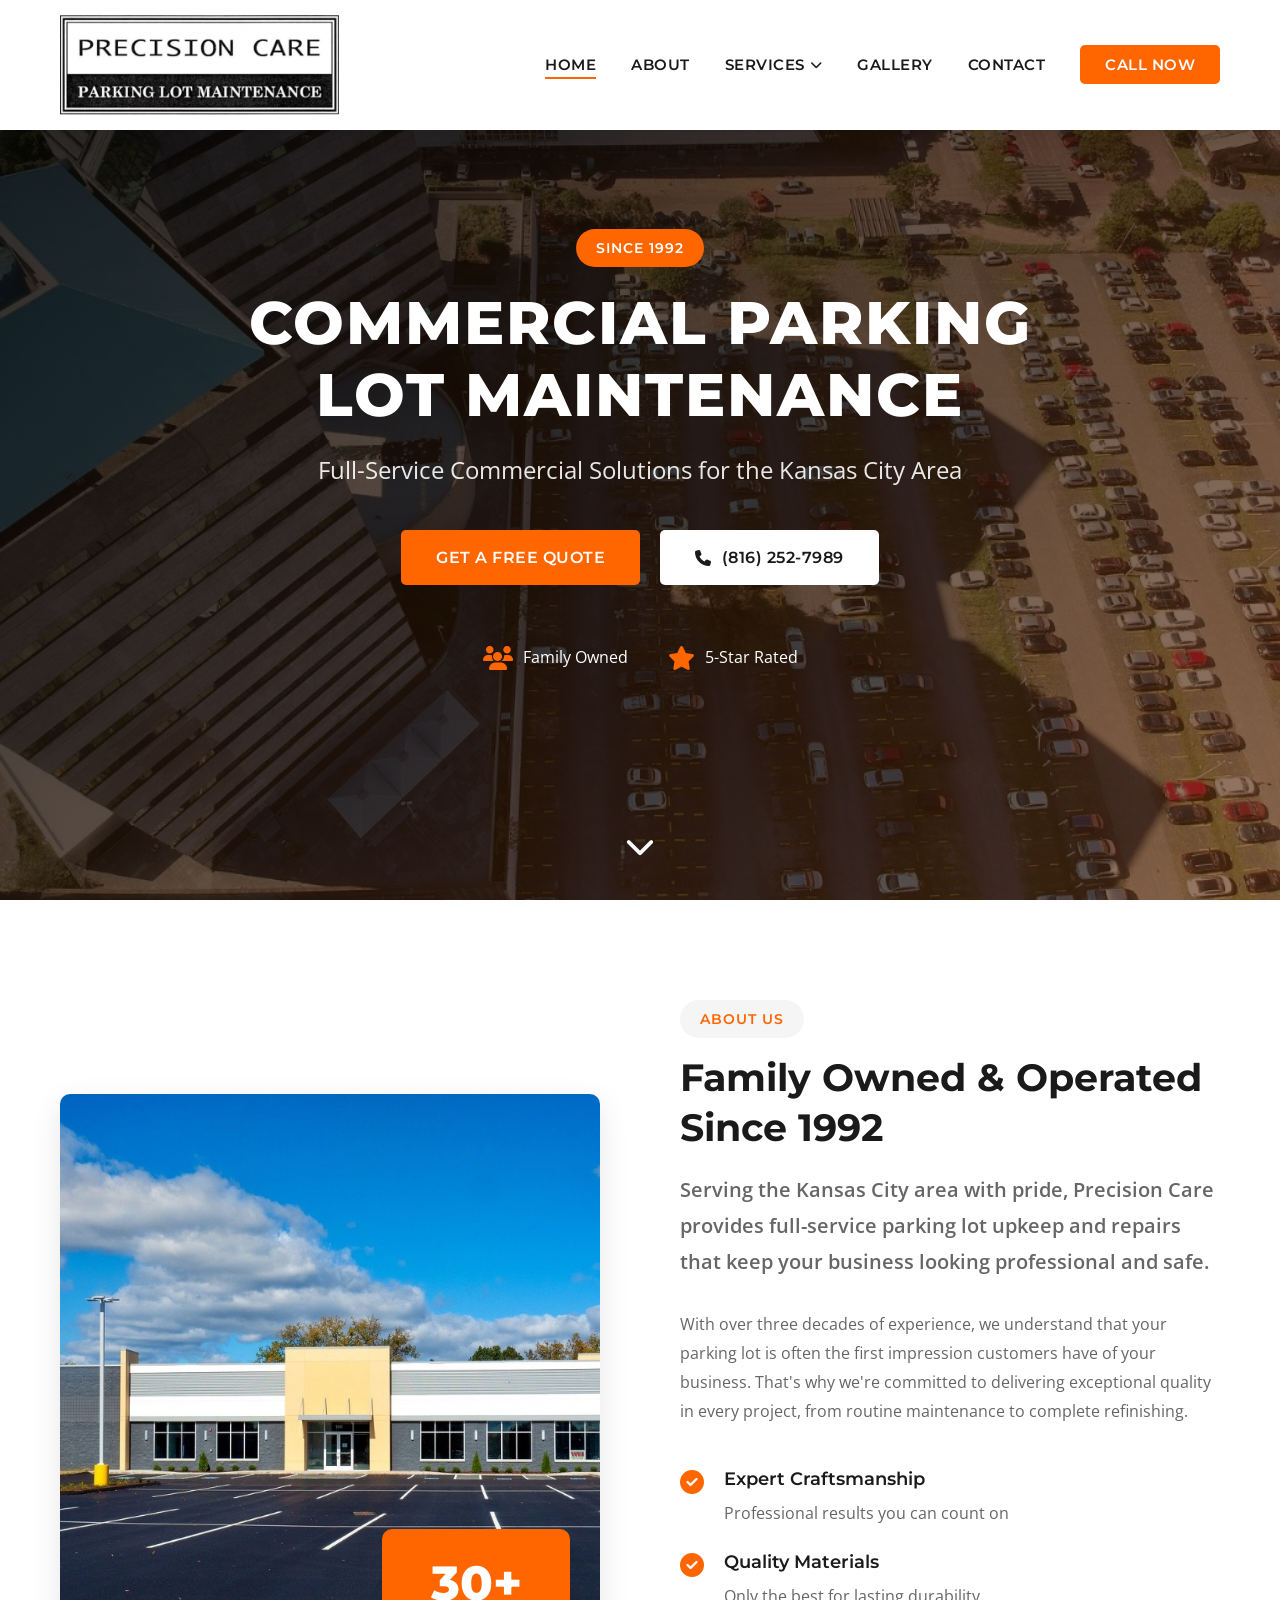
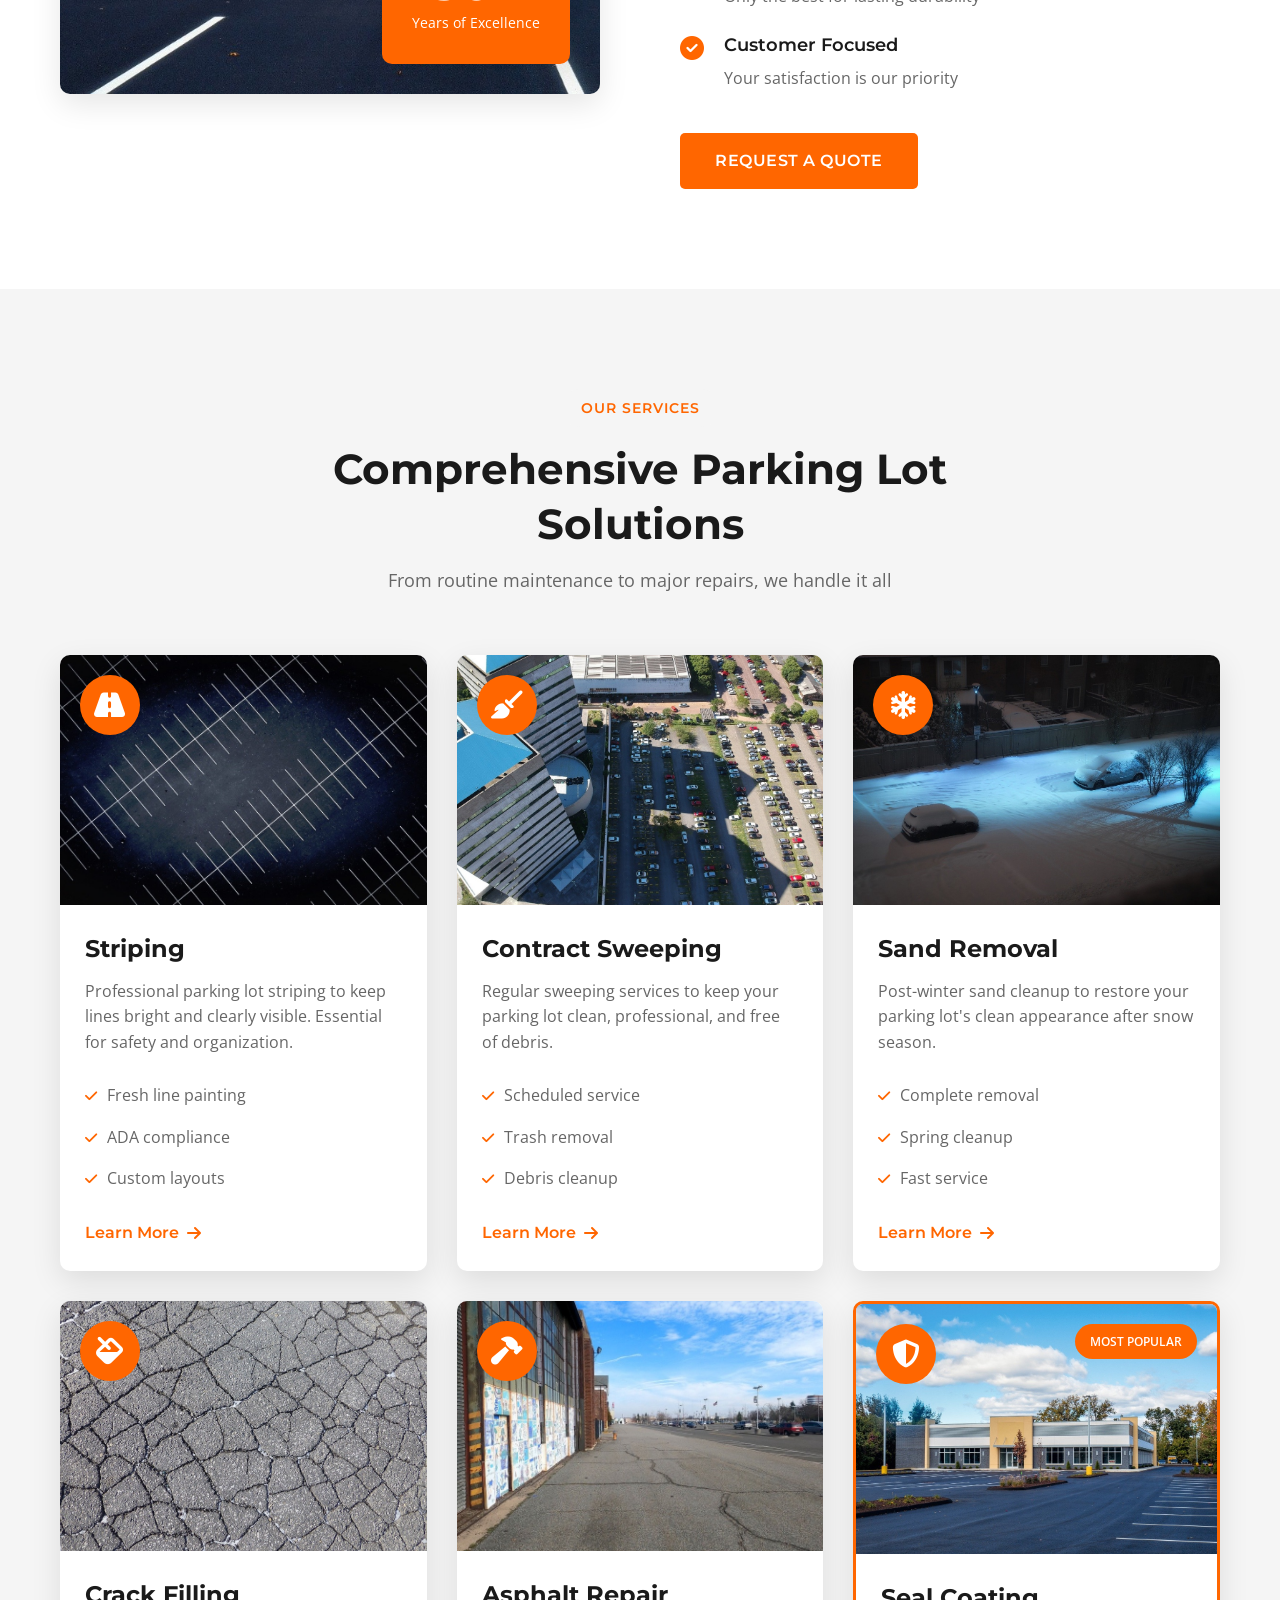
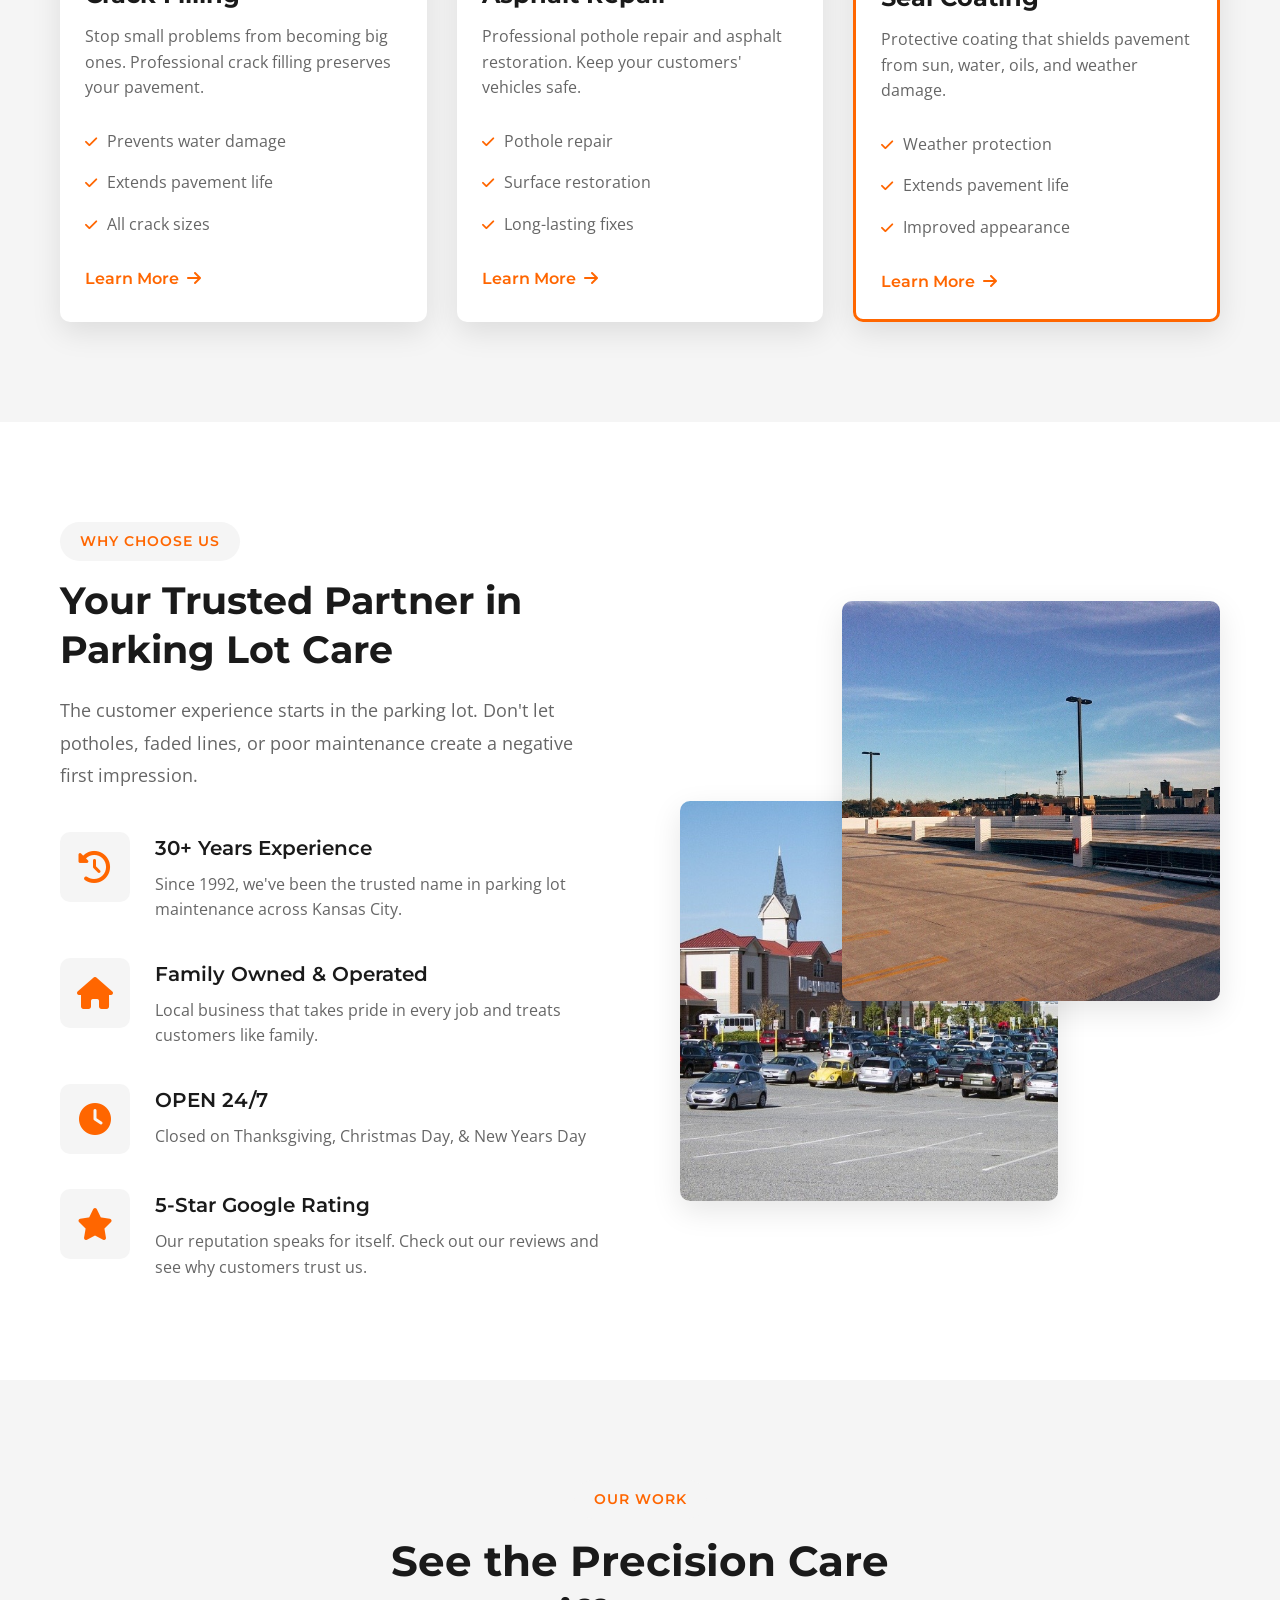
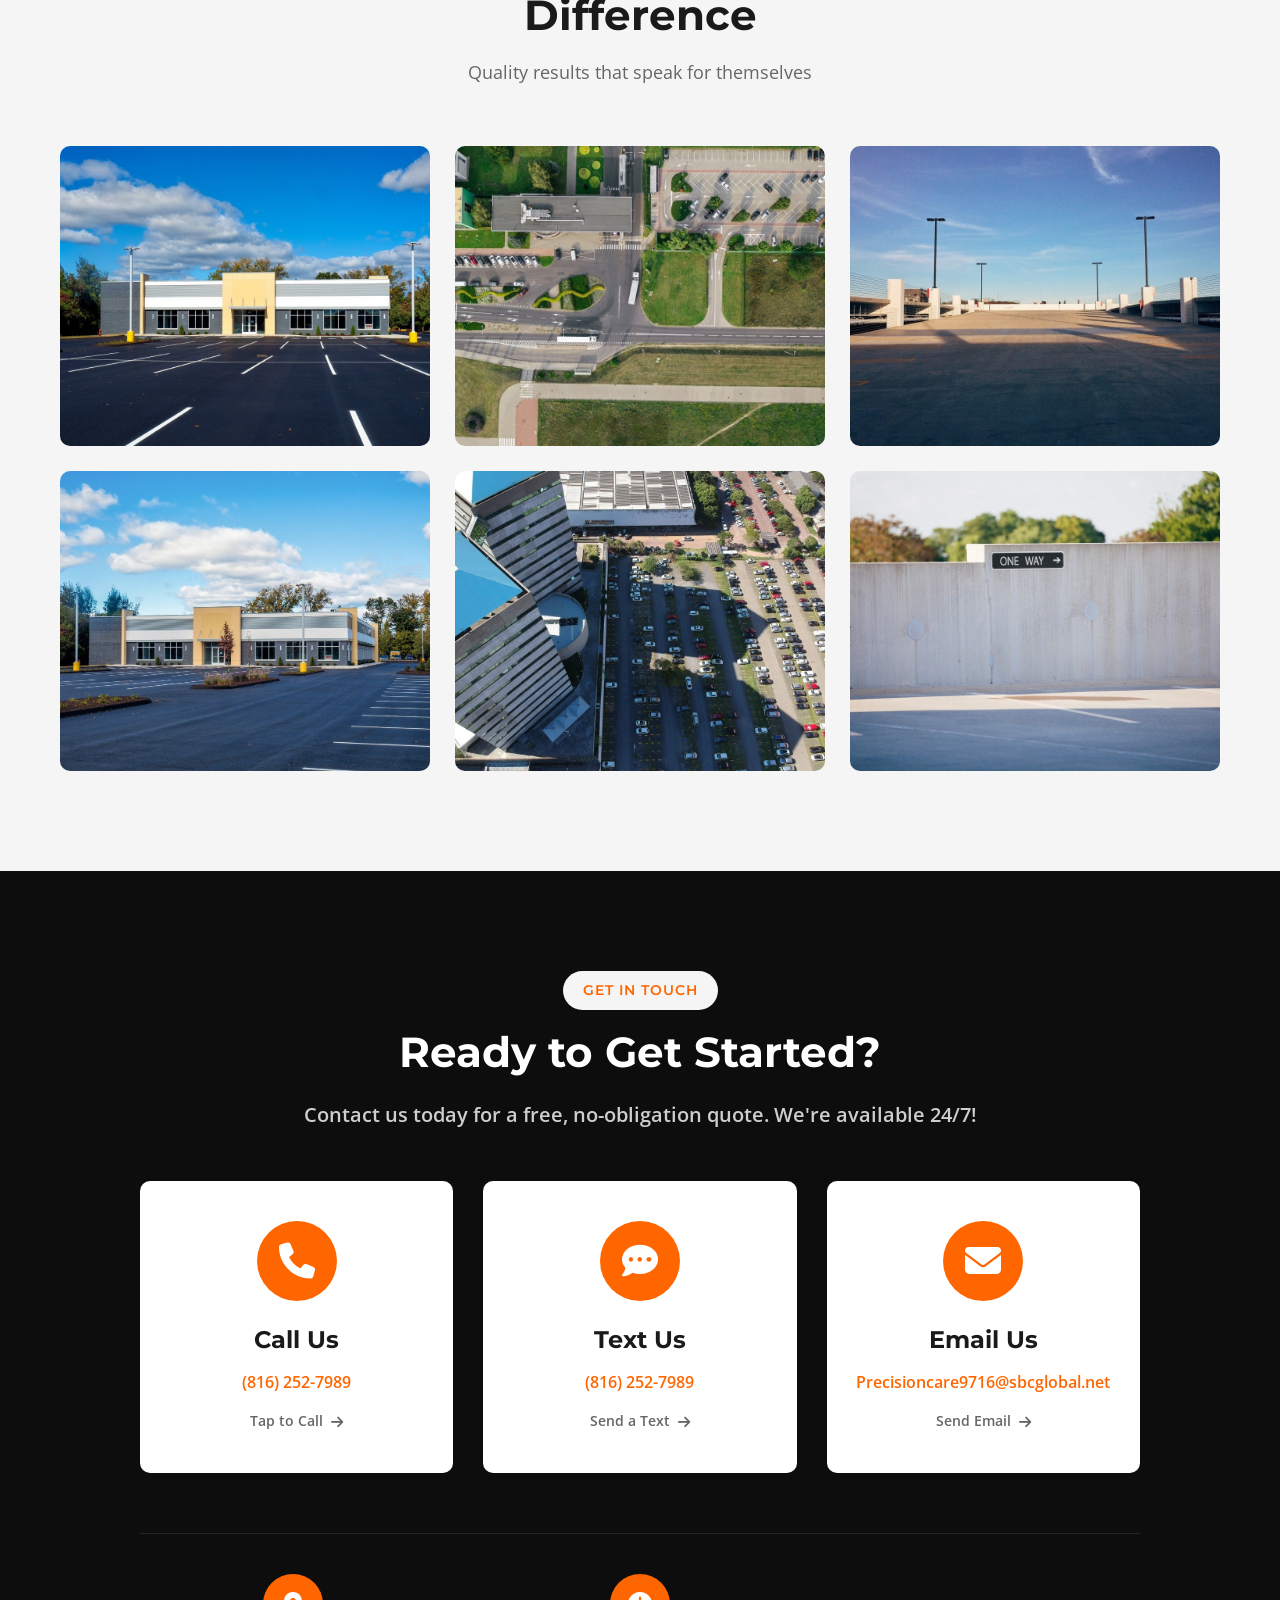
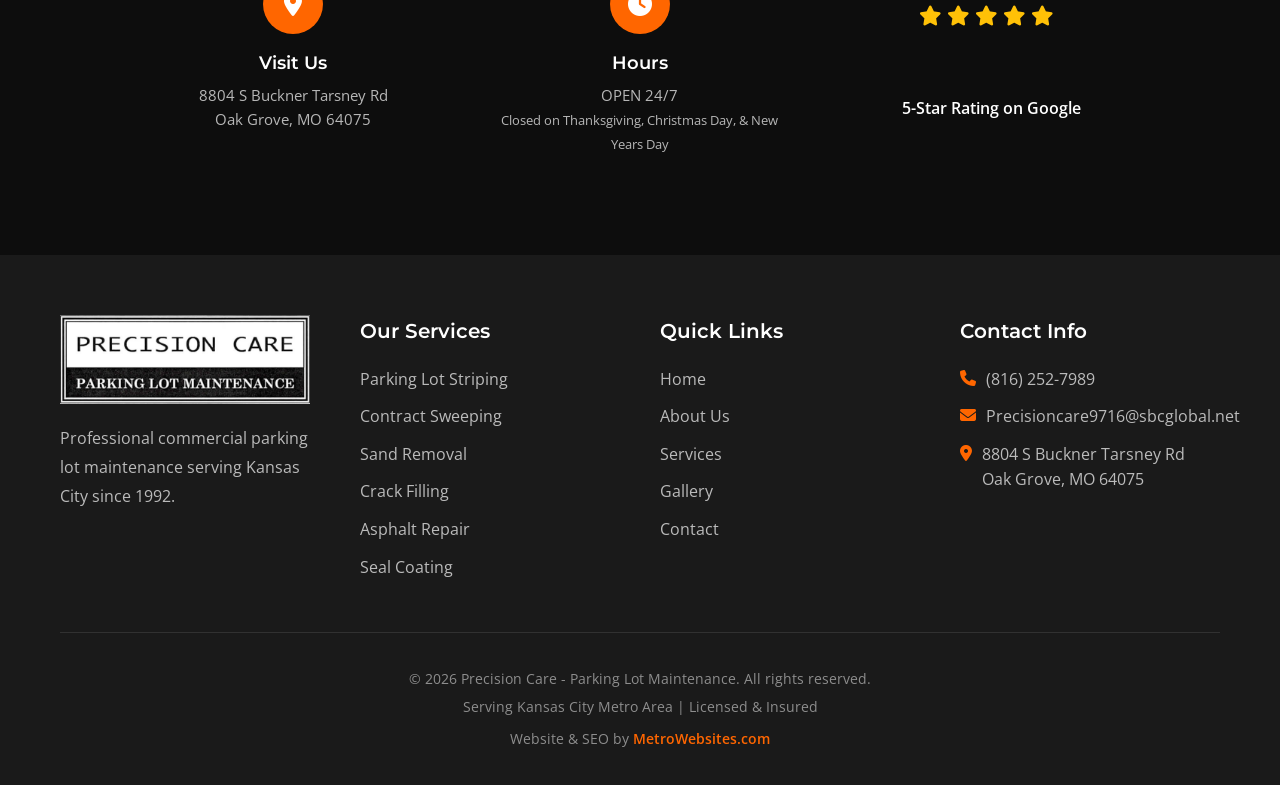
<file: index.html>
<!DOCTYPE html>
<html lang="en">
<head>
    <meta charset="UTF-8">
    <meta name="viewport" content="width=device-width, initial-scale=1.0">
    <meta name="description" content="Precision Care - Professional Commercial Parking Lot Maintenance serving Kansas City since 1992. Full service parking lot upkeep, repairs, striping, seal coating, and more.">
    <meta name="keywords" content="parking lot maintenance, asphalt repair, seal coating, striping, Kansas City, commercial parking">
    <title>Precision Care | Commercial Parking Lot Maintenance KC</title>
    <link rel="icon" type="image/png" href="images/icon-circle.png">
    <link rel="stylesheet" href="css/styles.css">
    <link rel="preconnect" href="https://fonts.googleapis.com">
    <link rel="preconnect" href="https://fonts.gstatic.com" crossorigin>
    <link href="https://fonts.googleapis.com/css2?family=Montserrat:wght@400;600;700;800&family=Open+Sans:wght@400;600&display=swap" rel="stylesheet">
    <link rel="stylesheet" href="https://cdnjs.cloudflare.com/ajax/libs/font-awesome/6.4.0/css/all.min.css">
</head>
<body>
    <!-- Navigation -->
    <nav class="navbar" id="navbar">
        <div class="container nav-container">
            <div class="logo">
                <img src="images/logo-full.png" alt="Precision Care Logo">
            </div>
            <button class="mobile-menu-toggle" id="mobileMenuToggle">
                <span></span>
                <span></span>
                <span></span>
            </button>
            <ul class="nav-links" id="navLinks">
                <li><a href="#home" class="nav-link active">Home</a></li>
                <li><a href="#about" class="nav-link">About</a></li>
                <li class="dropdown">
                    <a href="#" class="nav-link dropdown-toggle">Services <i class="fas fa-chevron-down"></i></a>
                    <ul class="dropdown-menu">
                        <li><a href="services/striping.html">Parking Lot Striping</a></li>
                        <li><a href="services/sweeping.html">Contract Sweeping</a></li>
                        <li><a href="services/sand-removal.html">Sand Removal</a></li>
                        <li><a href="services/crack-filling.html">Crack Filling</a></li>
                        <li><a href="services/asphalt-repair.html">Asphalt Repair</a></li>
                        <li><a href="services/seal-coating.html">Seal Coating</a></li>
                    </ul>
                </li>
                <li><a href="#gallery" class="nav-link">Gallery</a></li>
                <li><a href="#contact" class="nav-link">Contact</a></li>
                <li><a href="tel:8162527989" class="nav-link cta-btn">Call Now</a></li>
            </ul>
        </div>
    </nav>

    <!-- Hero Section -->
    <section class="hero" id="home">
        <div class="hero-overlay"></div>
        <div class="hero-content">
            <div class="hero-badge">Since 1992</div>
            <h1 class="hero-title">Commercial Parking Lot Maintenance</h1>
            <p class="hero-subtitle">Full-Service Commercial Solutions for the Kansas City Area</p>
            <div class="hero-buttons">
                <a href="#contact" class="btn btn-primary">Get A Free Quote</a>
                <a href="tel:8162527989" class="btn btn-secondary"><i class="fas fa-phone"></i> (816) 252-7989</a>
            </div>
            <div class="hero-features">
                <div class="feature-item">
                    <i class="fas fa-users"></i>
                    <span>Family Owned</span>
                </div>
                <div class="feature-item">
                    <i class="fas fa-star"></i>
                    <span>5-Star Rated</span>
                </div>
            </div>
        </div>
        <div class="scroll-indicator">
            <i class="fas fa-chevron-down"></i>
        </div>
    </section>

    <!-- About Section -->
    <section class="about" id="about">
        <div class="container">
            <div class="about-content">
                <div class="about-image">
                    <img src="images/commercial-building.jpg" alt="Commercial Parking Lot">
                    <div class="about-badge">
                        <span class="badge-number">30+</span>
                        <span class="badge-text">Years of Excellence</span>
                    </div>
                </div>
                <div class="about-text">
                    <div class="section-label">About Us</div>
                    <h2>Family Owned & Operated Since 1992</h2>
                    <p class="lead">Serving the Kansas City area with pride, Precision Care provides full-service parking lot upkeep and repairs that keep your business looking professional and safe.</p>
                    <p>With over three decades of experience, we understand that your parking lot is often the first impression customers have of your business. That's why we're committed to delivering exceptional quality in every project, from routine maintenance to complete refinishing.</p>
                    
                    <div class="about-features">
                        <div class="about-feature">
                            <i class="fas fa-check-circle"></i>
                            <div>
                                <h4>Expert Craftsmanship</h4>
                                <p>Professional results you can count on</p>
                            </div>
                        </div>
                        <div class="about-feature">
                            <i class="fas fa-check-circle"></i>
                            <div>
                                <h4>Quality Materials</h4>
                                <p>Only the best for lasting durability</p>
                            </div>
                        </div>
                        <div class="about-feature">
                            <i class="fas fa-check-circle"></i>
                            <div>
                                <h4>Customer Focused</h4>
                                <p>Your satisfaction is our priority</p>
                            </div>
                        </div>
                    </div>

                    <a href="#contact" class="btn btn-primary">Request a Quote</a>
                </div>
            </div>
        </div>
    </section>

    <!-- Services Section -->
    <section class="services" id="services">
        <div class="container">
            <div class="section-header">
                <div class="section-label">Our Services</div>
                <h2>Comprehensive Parking Lot Solutions</h2>
                <p>From routine maintenance to major repairs, we handle it all</p>
            </div>

            <div class="services-grid">
                <!-- Striping -->
                <div class="service-card">
                    <div class="service-icon">
                        <i class="fas fa-road"></i>
                    </div>
                    <div class="service-image">
                        <a href="services/striping.html">
                            <img src="images/parking-lines-night.jpg" alt="Parking Lot Striping">
                        </a>
                    </div>
                    <h3>Striping</h3>
                    <p>Professional parking lot striping to keep lines bright and clearly visible. Essential for safety and organization.</p>
                    <ul class="service-features">
                        <li><i class="fas fa-check"></i> Fresh line painting</li>
                        <li><i class="fas fa-check"></i> ADA compliance</li>
                        <li><i class="fas fa-check"></i> Custom layouts</li>
                    </ul>
                    <a href="services/striping.html" class="service-link">Learn More <i class="fas fa-arrow-right"></i></a>
                </div>

                <!-- Contract Sweeping -->
                <div class="service-card">
                    <div class="service-icon">
                        <i class="fas fa-broom"></i>
                    </div>
                    <div class="service-image">
                        <a href="services/sweeping.html">
                            <img src="images/parking-lot-aerial.jpg" alt="Parking Lot Sweeping">
                        </a>
                    </div>
                    <h3>Contract Sweeping</h3>
                    <p>Regular sweeping services to keep your parking lot clean, professional, and free of debris.</p>
                    <ul class="service-features">
                        <li><i class="fas fa-check"></i> Scheduled service</li>
                        <li><i class="fas fa-check"></i> Trash removal</li>
                        <li><i class="fas fa-check"></i> Debris cleanup</li>
                    </ul>
                    <a href="services/sweeping.html" class="service-link">Learn More <i class="fas fa-arrow-right"></i></a>
                </div>

                <!-- Sand Removal -->
                <div class="service-card">
                    <div class="service-icon">
                        <i class="fas fa-snowflake"></i>
                    </div>
                    <div class="service-image">
                        <a href="services/sand-removal.html">
                            <img src="images/parking-lot-snow.jpg" alt="Sand Removal Service">
                        </a>
                    </div>
                    <h3>Sand Removal</h3>
                    <p>Post-winter sand cleanup to restore your parking lot's clean appearance after snow season.</p>
                    <ul class="service-features">
                        <li><i class="fas fa-check"></i> Complete removal</li>
                        <li><i class="fas fa-check"></i> Spring cleanup</li>
                        <li><i class="fas fa-check"></i> Fast service</li>
                    </ul>
                    <a href="services/sand-removal.html" class="service-link">Learn More <i class="fas fa-arrow-right"></i></a>
                </div>

                <!-- Crack Filling -->
                <div class="service-card">
                    <div class="service-icon">
                        <i class="fas fa-fill"></i>
                    </div>
                    <div class="service-image">
                        <a href="services/crack-filling.html">
                            <img src="images/cracked-pavement.jpg" alt="Crack Filling">
                        </a>
                    </div>
                    <h3>Crack Filling</h3>
                    <p>Stop small problems from becoming big ones. Professional crack filling preserves your pavement.</p>
                    <ul class="service-features">
                        <li><i class="fas fa-check"></i> Prevents water damage</li>
                        <li><i class="fas fa-check"></i> Extends pavement life</li>
                        <li><i class="fas fa-check"></i> All crack sizes</li>
                    </ul>
                    <a href="services/crack-filling.html" class="service-link">Learn More <i class="fas fa-arrow-right"></i></a>
                </div>

                <!-- Asphalt Repair -->
                <div class="service-card">
                    <div class="service-icon">
                        <i class="fas fa-hammer"></i>
                    </div>
                    <div class="service-image">
                        <a href="services/asphalt-repair.html">
                            <img src="images/parking-lot-1.jpg" alt="Asphalt Repair">
                        </a>
                    </div>
                    <h3>Asphalt Repair</h3>
                    <p>Professional pothole repair and asphalt restoration. Keep your customers' vehicles safe.</p>
                    <ul class="service-features">
                        <li><i class="fas fa-check"></i> Pothole repair</li>
                        <li><i class="fas fa-check"></i> Surface restoration</li>
                        <li><i class="fas fa-check"></i> Long-lasting fixes</li>
                    </ul>
                    <a href="services/asphalt-repair.html" class="service-link">Learn More <i class="fas fa-arrow-right"></i></a>
                </div>

                <!-- Seal Coating -->
                <div class="service-card featured">
                    <div class="featured-badge">Most Popular</div>
                    <div class="service-icon">
                        <i class="fas fa-shield-alt"></i>
                    </div>
                    <div class="service-image">
                        <a href="services/seal-coating.html">
                            <img src="images/commercial-building-2.jpg" alt="Seal Coating">
                        </a>
                    </div>
                    <h3>Seal Coating</h3>
                    <p>Protective coating that shields pavement from sun, water, oils, and weather damage.</p>
                    <ul class="service-features">
                        <li><i class="fas fa-check"></i> Weather protection</li>
                        <li><i class="fas fa-check"></i> Extends pavement life</li>
                        <li><i class="fas fa-check"></i> Improved appearance</li>
                    </ul>
                    <a href="services/seal-coating.html" class="service-link">Learn More <i class="fas fa-arrow-right"></i></a>
                </div>
            </div>
        </div>
    </section>

    <!-- Why Choose Us -->
    <section class="why-choose">
        <div class="container">
            <div class="why-choose-content">
                <div class="why-choose-text">
                    <div class="section-label">Why Choose Us</div>
                    <h2>Your Trusted Partner in Parking Lot Care</h2>
                    <p>The customer experience starts in the parking lot. Don't let potholes, faded lines, or poor maintenance create a negative first impression.</p>
                    
                    <div class="why-features">
                        <div class="why-feature">
                            <div class="why-icon">
                                <i class="fas fa-history"></i>
                            </div>
                            <div class="why-content">
                                <h4>30+ Years Experience</h4>
                                <p>Since 1992, we've been the trusted name in parking lot maintenance across Kansas City.</p>
                            </div>
                        </div>
                        
                        <div class="why-feature">
                            <div class="why-icon">
                                <i class="fas fa-home"></i>
                            </div>
                            <div class="why-content">
                                <h4>Family Owned & Operated</h4>
                                <p>Local business that takes pride in every job and treats customers like family.</p>
                            </div>
                        </div>
                        
                        <div class="why-feature">
                            <div class="why-icon">
                                <i class="fas fa-clock"></i>
                            </div>
                            <div class="why-content">
                                <h4>OPEN 24/7</h4>
                                <p>Closed on Thanksgiving, Christmas Day, & New Years Day</p>
                            </div>
                        </div>
                        
                        <div class="why-feature">
                            <div class="why-icon">
                                <i class="fas fa-star"></i>
                            </div>
                            <div class="why-content">
                                <h4>5-Star Google Rating</h4>
                                <p>Our reputation speaks for itself. Check out our reviews and see why customers trust us.</p>
                            </div>
                        </div>
                    </div>
                </div>
                
                <div class="why-choose-images">
                    <div class="image-stack">
                        <img src="images/rooftop-parking-2.jpg" alt="Professional Parking Lot" class="stack-img-1">
                        <img src="images/shopping-center.jpg" alt="Commercial Property" class="stack-img-2">
                    </div>
                </div>
            </div>
        </div>
    </section>

    <!-- Gallery Section -->
    <section class="gallery" id="gallery">
        <div class="container">
            <div class="section-header">
                <div class="section-label">Our Work</div>
                <h2>See the Precision Care Difference</h2>
                <p>Quality results that speak for themselves</p>
            </div>

            <div class="gallery-grid">
                <div class="gallery-item">
                    <img src="images/commercial-building.jpg" alt="Commercial parking lot maintenance">
                    <div class="gallery-overlay">
                        <h4>Commercial Striping</h4>
                        <p>Professional line work</p>
                    </div>
                </div>
                <div class="gallery-item">
                    <img src="images/parking-aerial-view.jpg" alt="Aerial view of parking lot">
                    <div class="gallery-overlay">
                        <h4>Large Scale Projects</h4>
                        <p>Complete lot renovation</p>
                    </div>
                </div>
                <div class="gallery-item">
                    <img src="images/rooftop-parking.jpg" alt="Rooftop parking maintenance">
                    <div class="gallery-overlay">
                        <h4>Rooftop Parking</h4>
                        <p>Specialized services</p>
                    </div>
                </div>
                <div class="gallery-item">
                    <img src="images/commercial-building-2.jpg" alt="Fresh asphalt and striping">
                    <div class="gallery-overlay">
                        <h4>Seal Coating</h4>
                        <p>Protection & beauty</p>
                    </div>
                </div>
                <div class="gallery-item">
                    <img src="images/parking-lot-aerial.jpg" alt="Well-maintained parking facility">
                    <div class="gallery-overlay">
                        <h4>Full Maintenance</h4>
                        <p>Complete care packages</p>
                    </div>
                </div>
                <div class="gallery-item">
                    <img src="images/one-way-sign.jpg" alt="Parking lot signage">
                    <div class="gallery-overlay">
                        <h4>Traffic Control</h4>
                        <p>Safety first</p>
                    </div>
                </div>
            </div>
        </div>
    </section>

    <!-- Contact Section -->
    <section class="contact" id="contact">
        <div class="container">
            <div class="contact-wrapper-centered">
                <div class="section-label">Get In Touch</div>
                <h2>Ready to Get Started?</h2>
                <p class="lead">Contact us today for a free, no-obligation quote. We're available 24/7!</p>
                
                <div class="contact-methods">
                    <a href="tel:8162527989" class="contact-method-card">
                        <div class="contact-method-icon">
                            <i class="fas fa-phone"></i>
                        </div>
                        <h3>Call Us</h3>
                        <p class="contact-method-value">(816) 252-7989</p>
                        <span class="contact-method-action">Tap to Call <i class="fas fa-arrow-right"></i></span>
                    </a>
                    
                    <a href="sms:8162527989" class="contact-method-card">
                        <div class="contact-method-icon">
                            <i class="fas fa-comment-dots"></i>
                        </div>
                        <h3>Text Us</h3>
                        <p class="contact-method-value">(816) 252-7989</p>
                        <span class="contact-method-action">Send a Text <i class="fas fa-arrow-right"></i></span>
                    </a>
                    
                    <a href="mailto:Precisioncare9716@sbcglobal.net" class="contact-method-card">
                        <div class="contact-method-icon">
                            <i class="fas fa-envelope"></i>
                        </div>
                        <h3>Email Us</h3>
                        <p class="contact-method-value">Precisioncare9716@sbcglobal.net</p>
                        <span class="contact-method-action">Send Email <i class="fas fa-arrow-right"></i></span>
                    </a>
                </div>
                
                <div class="contact-details-bottom">
                    <div class="contact-detail">
                        <div class="contact-icon">
                            <i class="fas fa-map-marker-alt"></i>
                        </div>
                        <div class="contact-text">
                            <h4>Visit Us</h4>
                            <p>8804 S Buckner Tarsney Rd<br>Oak Grove, MO 64075</p>
                        </div>
                    </div>
                    
                    <div class="contact-detail">
                        <div class="contact-icon">
                            <i class="fas fa-clock"></i>
                        </div>
                        <div class="contact-text">
                            <h4>Hours</h4>
                            <p>OPEN 24/7<br><small>Closed on Thanksgiving, Christmas Day, & New Years Day</small></p>
                        </div>
                    </div>
                    
                    <div class="google-rating">
                        <i class="fas fa-star"></i>
                        <i class="fas fa-star"></i>
                        <i class="fas fa-star"></i>
                        <i class="fas fa-star"></i>
                        <i class="fas fa-star"></i>
                        <p>5-Star Rating on Google</p>
                    </div>
                </div>
            </div>
        </div>
    </section>

    <!-- Footer -->
    <footer class="footer">
        <div class="container">
            <div class="footer-content">
                <div class="footer-col">
                    <img src="images/logo-full.png" alt="Precision Care" class="footer-logo">
                    <p>Professional commercial parking lot maintenance serving Kansas City since 1992.</p>
                </div>
                
                <div class="footer-col">
                    <h4>Our Services</h4>
                    <ul>
                        <li><a href="#services">Parking Lot Striping</a></li>
                        <li><a href="#services">Contract Sweeping</a></li>
                        <li><a href="#services">Sand Removal</a></li>
                        <li><a href="#services">Crack Filling</a></li>
                        <li><a href="#services">Asphalt Repair</a></li>
                        <li><a href="#services">Seal Coating</a></li>
                    </ul>
                </div>
                
                <div class="footer-col">
                    <h4>Quick Links</h4>
                    <ul>
                        <li><a href="#home">Home</a></li>
                        <li><a href="#about">About Us</a></li>
                        <li><a href="#services">Services</a></li>
                        <li><a href="#gallery">Gallery</a></li>
                        <li><a href="#contact">Contact</a></li>
                    </ul>
                </div>
                
                <div class="footer-col">
                    <h4>Contact Info</h4>
                    <ul class="footer-contact">
                        <li>
                            <i class="fas fa-phone"></i>
                            <a href="tel:8162527989">(816) 252-7989</a>
                        </li>
                        <li>
                            <i class="fas fa-envelope"></i>
                            <a href="mailto:Precisioncare9716@sbcglobal.net">Precisioncare9716@sbcglobal.net</a>
                        </li>
                        <li>
                            <i class="fas fa-map-marker-alt"></i>
                            <span>8804 S Buckner Tarsney Rd<br>Oak Grove, MO 64075</span>
                        </li>
                    </ul>
                </div>
            </div>
            
            <div class="footer-bottom">
                <p>&copy; 2024 Precision Care - Parking Lot Maintenance. All rights reserved.</p>
                <p>Serving Kansas City Metro Area | Licensed & Insured</p>
                <p class="footer-credit">Website & SEO by <a href="https://MetroWebsites.com" target="_blank" rel="noopener">MetroWebsites.com</a></p>
            </div>
        </div>
    </footer>

    <!-- Scroll to Top Button -->
    <button class="scroll-top" id="scrollTop">
        <i class="fas fa-chevron-up"></i>
    </button>

    <script src="js/script.js"></script>
</body>
</html>
</file>
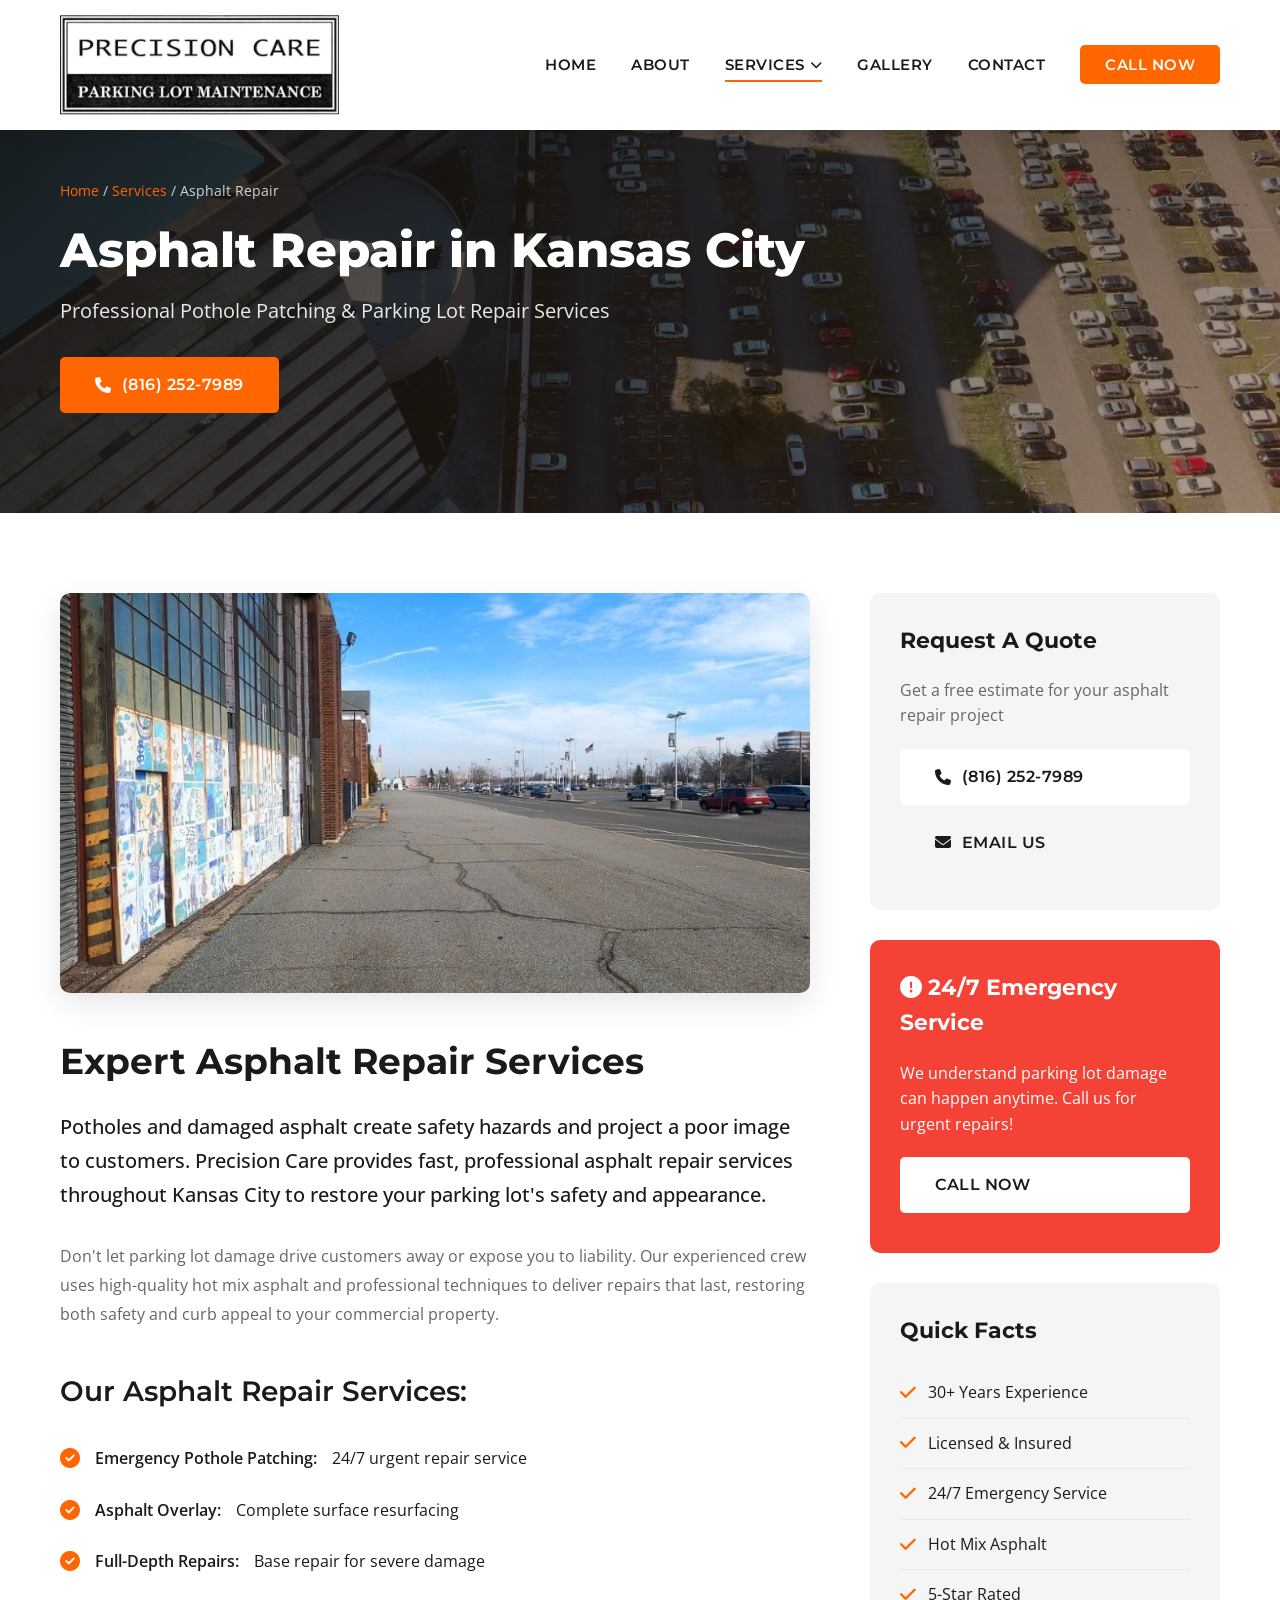
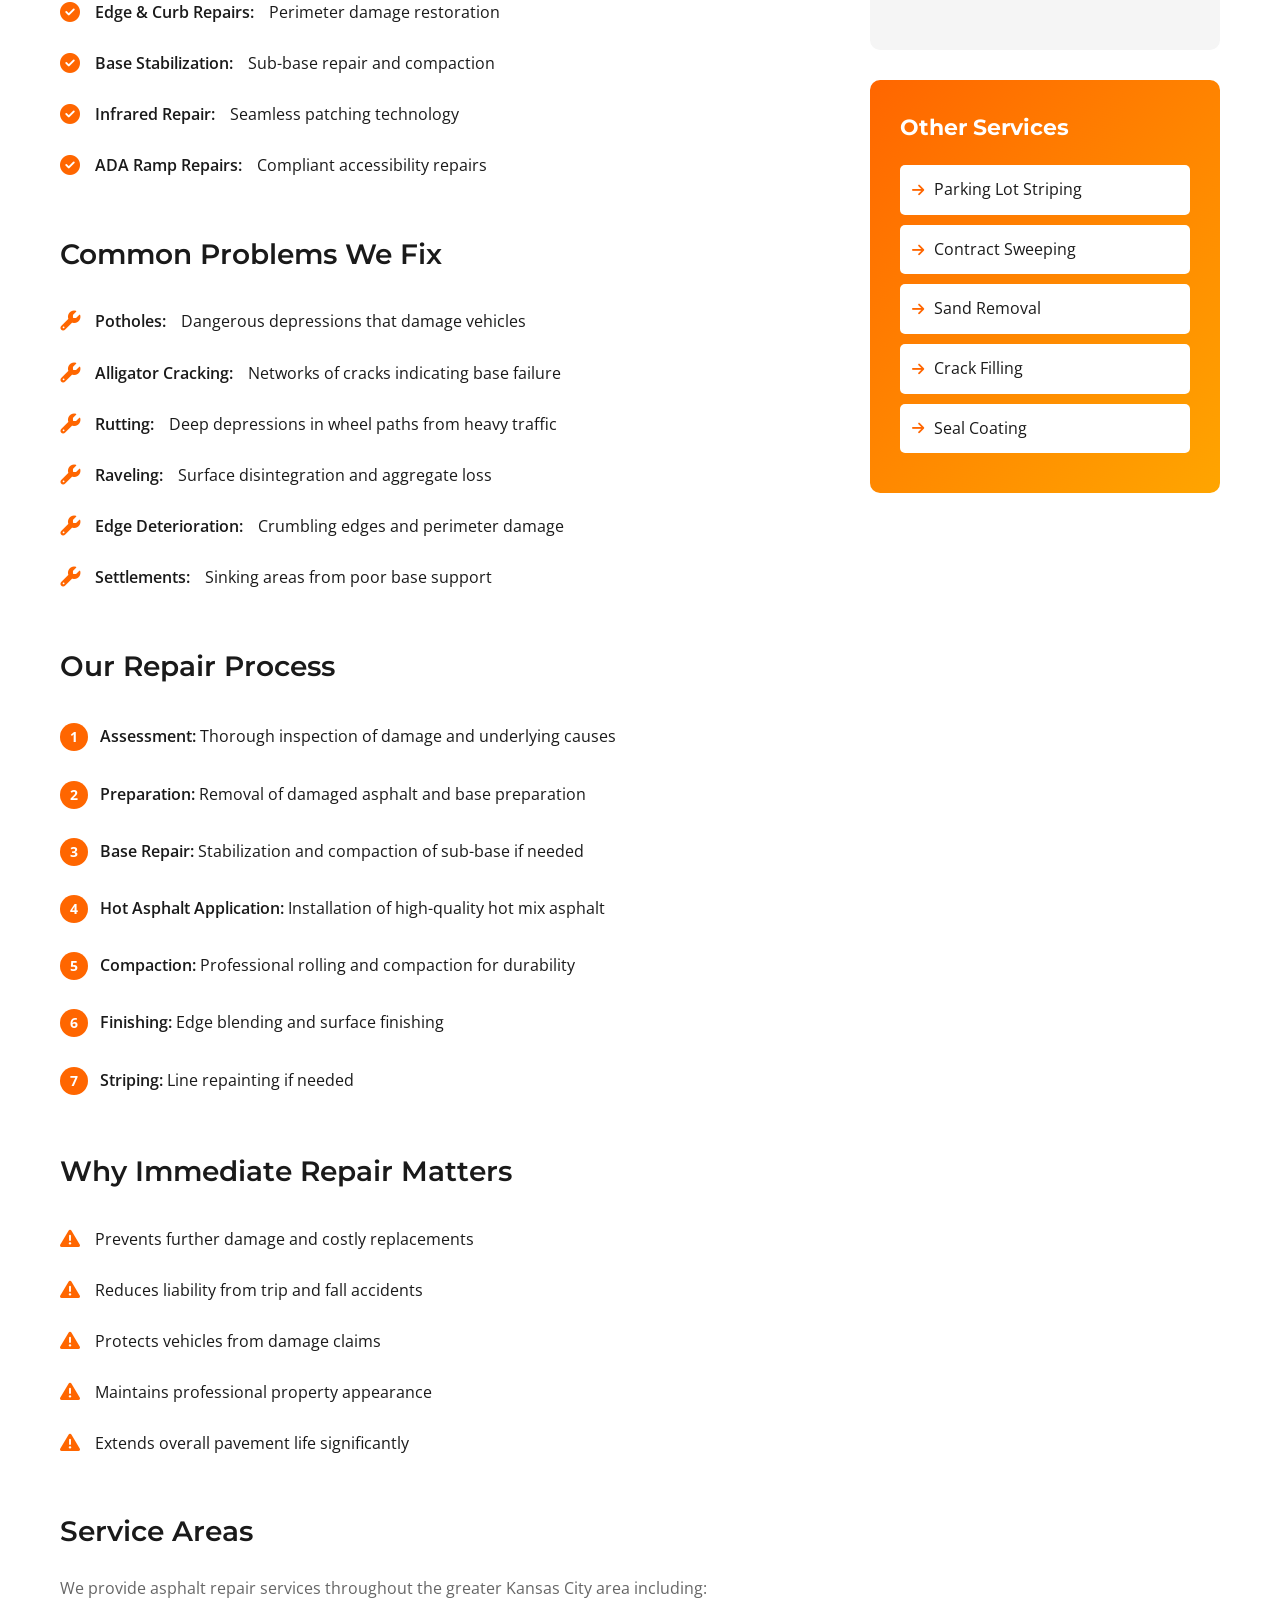
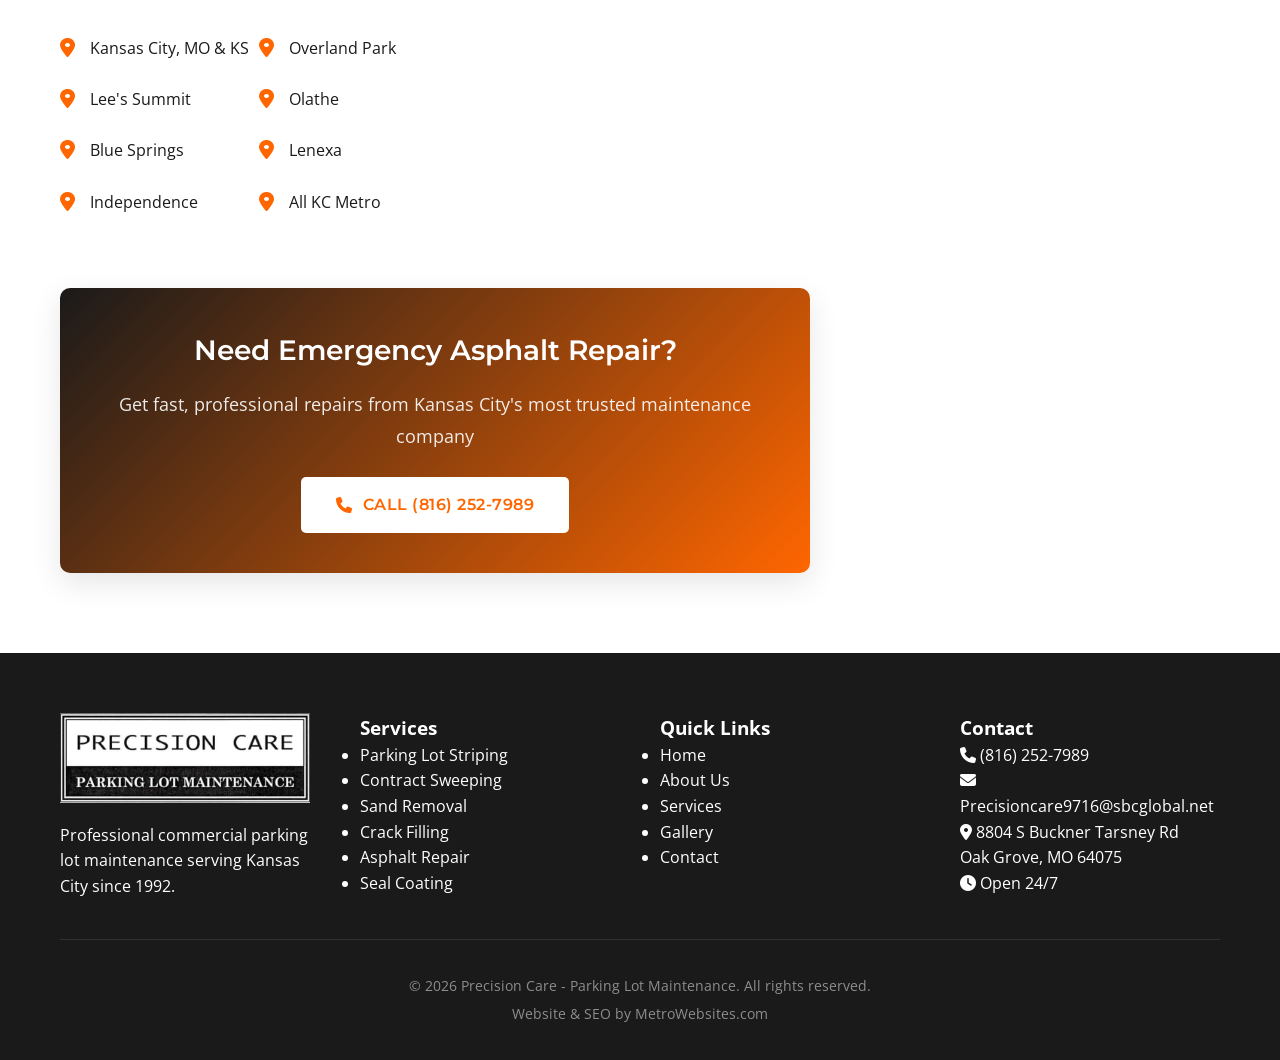
<file: services/asphalt-repair.html>
<!DOCTYPE html>
<html lang="en">
<head>
    <meta charset="UTF-8">
    <meta name="viewport" content="width=device-width, initial-scale=1.0">
    <meta name="description" content="Professional asphalt repair and pothole patching in Kansas City. Expert parking lot repair services for commercial properties throughout the KC metro area.">
    <meta name="keywords" content="asphalt repair Kansas City, pothole repair KC, parking lot patching, commercial asphalt repair Missouri, Kansas City parking lot repair, pothole patching service">
    <meta name="geo.region" content="US-MO">
    <meta name="geo.placename" content="Kansas City">
    <title>Asphalt Repair Kansas City | Pothole Patching KC</title>
    <link rel="icon" type="image/png" href="../images/icon-circle.png">
    <link rel="stylesheet" href="../css/styles.css">
    <link rel="preconnect" href="https://fonts.googleapis.com">
    <link rel="preconnect" href="https://fonts.gstatic.com" crossorigin>
    <link href="https://fonts.googleapis.com/css2?family=Montserrat:wght@400;600;700;800&family=Open+Sans:wght@400;600&display=swap" rel="stylesheet">
    <link rel="stylesheet" href="https://cdnjs.cloudflare.com/ajax/libs/font-awesome/6.4.0/css/all.min.css">
</head>
<body>
    <!-- Navigation -->
    <nav class="navbar" id="navbar">
        <div class="container nav-container">
            <div class="logo">
                <a href="../index.html">
                    <img src="../images/logo-full.png" alt="Precision Care Logo">
                </a>
            </div>
            <button class="mobile-menu-toggle" id="mobileMenuToggle">
                <span></span>
                <span></span>
                <span></span>
            </button>
            <ul class="nav-links" id="navLinks">
                <li><a href="../index.html" class="nav-link">Home</a></li>
                <li><a href="../index.html#about" class="nav-link">About</a></li>
                <li class="dropdown">
                    <a href="#" class="nav-link dropdown-toggle active">Services <i class="fas fa-chevron-down"></i></a>
                    <ul class="dropdown-menu">
                        <li><a href="striping.html">Parking Lot Striping</a></li>
                        <li><a href="sweeping.html">Contract Sweeping</a></li>
                        <li><a href="sand-removal.html">Sand Removal</a></li>
                        <li><a href="crack-filling.html">Crack Filling</a></li>
                        <li><a href="asphalt-repair.html">Asphalt Repair</a></li>
                        <li><a href="seal-coating.html">Seal Coating</a></li>
                    </ul>
                </li>
                <li><a href="../index.html#gallery" class="nav-link">Gallery</a></li>
                <li><a href="../index.html#contact" class="nav-link">Contact</a></li>
                <li><a href="tel:8162527989" class="nav-link cta-btn">Call Now</a></li>
            </ul>
        </div>
    </nav>

    <!-- Service Hero -->
    <section class="service-hero">
        <div class="service-hero-overlay"></div>
        <div class="container">
            <div class="service-hero-content">
                <div class="breadcrumb">
                    <a href="../index.html">Home</a> / <a href="../index.html#services">Services</a> / <span>Asphalt Repair</span>
                </div>
                <h1>Asphalt Repair in Kansas City</h1>
                <p class="service-hero-subtitle">Professional Pothole Patching & Parking Lot Repair Services</p>
                <a href="tel:8162527989" class="btn btn-primary"><i class="fas fa-phone"></i> (816) 252-7989</a>
            </div>
        </div>
    </section>

    <!-- Service Content -->
    <section class="service-content">
        <div class="container">
            <div class="service-layout">
                <div class="service-main">
                    <img src="../images/parking-lot-1.jpg" alt="Professional asphalt repair in Kansas City" class="service-featured-image">
                    
                    <h2>Expert Asphalt Repair Services</h2>
                    <p class="lead">Potholes and damaged asphalt create safety hazards and project a poor image to customers. Precision Care provides fast, professional asphalt repair services throughout Kansas City to restore your parking lot's safety and appearance.</p>
                    
                    <p>Don't let parking lot damage drive customers away or expose you to liability. Our experienced crew uses high-quality hot mix asphalt and professional techniques to deliver repairs that last, restoring both safety and curb appeal to your commercial property.</p>

                    <h3>Our Asphalt Repair Services:</h3>
                    <ul>
                        <li><i class="fas fa-check-circle"></i> <strong>Emergency Pothole Patching:</strong> 24/7 urgent repair service</li>
                        <li><i class="fas fa-check-circle"></i> <strong>Asphalt Overlay:</strong> Complete surface resurfacing</li>
                        <li><i class="fas fa-check-circle"></i> <strong>Full-Depth Repairs:</strong> Base repair for severe damage</li>
                        <li><i class="fas fa-check-circle"></i> <strong>Edge & Curb Repairs:</strong> Perimeter damage restoration</li>
                        <li><i class="fas fa-check-circle"></i> <strong>Base Stabilization:</strong> Sub-base repair and compaction</li>
                        <li><i class="fas fa-check-circle"></i> <strong>Infrared Repair:</strong> Seamless patching technology</li>
                        <li><i class="fas fa-check-circle"></i> <strong>ADA Ramp Repairs:</strong> Compliant accessibility repairs</li>
                    </ul>

                    <h3>Common Problems We Fix</h3>
                    <ul>
                        <li><i class="fas fa-wrench"></i> <strong>Potholes:</strong> Dangerous depressions that damage vehicles</li>
                        <li><i class="fas fa-wrench"></i> <strong>Alligator Cracking:</strong> Networks of cracks indicating base failure</li>
                        <li><i class="fas fa-wrench"></i> <strong>Rutting:</strong> Deep depressions in wheel paths from heavy traffic</li>
                        <li><i class="fas fa-wrench"></i> <strong>Raveling:</strong> Surface disintegration and aggregate loss</li>
                        <li><i class="fas fa-wrench"></i> <strong>Edge Deterioration:</strong> Crumbling edges and perimeter damage</li>
                        <li><i class="fas fa-wrench"></i> <strong>Settlements:</strong> Sinking areas from poor base support</li>
                    </ul>

                    <h3>Our Repair Process</h3>
                    <ol>
                        <li><strong>Assessment:</strong> Thorough inspection of damage and underlying causes</li>
                        <li><strong>Preparation:</strong> Removal of damaged asphalt and base preparation</li>
                        <li><strong>Base Repair:</strong> Stabilization and compaction of sub-base if needed</li>
                        <li><strong>Hot Asphalt Application:</strong> Installation of high-quality hot mix asphalt</li>
                        <li><strong>Compaction:</strong> Professional rolling and compaction for durability</li>
                        <li><strong>Finishing:</strong> Edge blending and surface finishing</li>
                        <li><strong>Striping:</strong> Line repainting if needed</li>
                    </ol>

                    <h3>Why Immediate Repair Matters</h3>
                    <ul>
                        <li><i class="fas fa-exclamation-triangle"></i> Prevents further damage and costly replacements</li>
                        <li><i class="fas fa-exclamation-triangle"></i> Reduces liability from trip and fall accidents</li>
                        <li><i class="fas fa-exclamation-triangle"></i> Protects vehicles from damage claims</li>
                        <li><i class="fas fa-exclamation-triangle"></i> Maintains professional property appearance</li>
                        <li><i class="fas fa-exclamation-triangle"></i> Extends overall pavement life significantly</li>
                    </ul>

                    <h3>Service Areas</h3>
                    <p>We provide asphalt repair services throughout the greater Kansas City area including:</p>
                    <div class="service-areas">
                        <ul>
                            <li><i class="fas fa-map-marker-alt"></i> Kansas City, MO & KS</li>
                            <li><i class="fas fa-map-marker-alt"></i> Lee's Summit</li>
                            <li><i class="fas fa-map-marker-alt"></i> Blue Springs</li>
                            <li><i class="fas fa-map-marker-alt"></i> Independence</li>
                        </ul>
                        <ul>
                            <li><i class="fas fa-map-marker-alt"></i> Overland Park</li>
                            <li><i class="fas fa-map-marker-alt"></i> Olathe</li>
                            <li><i class="fas fa-map-marker-alt"></i> Lenexa</li>
                            <li><i class="fas fa-map-marker-alt"></i> All KC Metro</li>
                        </ul>
                    </div>

                    <div class="cta-box">
                        <h3>Need Emergency Asphalt Repair?</h3>
                        <p>Get fast, professional repairs from Kansas City's most trusted maintenance company</p>
                        <a href="tel:8162527989" class="btn btn-primary"><i class="fas fa-phone"></i> Call (816) 252-7989</a>
                    </div>
                </div>

                <aside class="service-sidebar">
                    <div class="sidebar-card">
                        <h3>Request A Quote</h3>
                        <p>Get a free estimate for your asphalt repair project</p>
                        <a href="tel:8162527989" class="btn btn-secondary"><i class="fas fa-phone"></i> (816) 252-7989</a>
                        <a href="mailto:Precisioncare9716@sbcglobal.net" class="btn btn-outline"><i class="fas fa-envelope"></i> Email Us</a>
                    </div>

                    <div class="sidebar-card emergency">
                        <h3><i class="fas fa-exclamation-circle"></i> 24/7 Emergency Service</h3>
                        <p>We understand parking lot damage can happen anytime. Call us for urgent repairs!</p>
                        <a href="tel:8162527989" class="btn btn-secondary">Call Now</a>
                    </div>

                    <div class="sidebar-card">
                        <h3>Quick Facts</h3>
                        <ul class="facts-list">
                            <li><i class="fas fa-check"></i> 30+ Years Experience</li>
                            <li><i class="fas fa-check"></i> Licensed & Insured</li>
                            <li><i class="fas fa-check"></i> 24/7 Emergency Service</li>
                            <li><i class="fas fa-check"></i> Hot Mix Asphalt</li>
                            <li><i class="fas fa-check"></i> 5-Star Rated</li>
                        </ul>
                    </div>

                    <div class="sidebar-card highlight">
                        <h3>Other Services</h3>
                        <ul class="services-list">
                            <li><a href="striping.html"><i class="fas fa-arrow-right"></i> Parking Lot Striping</a></li>
                            <li><a href="sweeping.html"><i class="fas fa-arrow-right"></i> Contract Sweeping</a></li>
                            <li><a href="sand-removal.html"><i class="fas fa-arrow-right"></i> Sand Removal</a></li>
                            <li><a href="crack-filling.html"><i class="fas fa-arrow-right"></i> Crack Filling</a></li>
                            <li><a href="seal-coating.html"><i class="fas fa-arrow-right"></i> Seal Coating</a></li>
                        </ul>
                    </div>
                </aside>
            </div>
        </div>
    </section>

    <!-- Footer -->
    <footer class="footer">
        <div class="container">
            <div class="footer-content">
                <div class="footer-section">
                    <img src="../images/logo-full.png" alt="Precision Care Logo" class="footer-logo">
                    <p>Professional commercial parking lot maintenance serving Kansas City since 1992.</p>
                </div>
                <div class="footer-section">
                    <h3>Services</h3>
                    <ul>
                        <li><a href="striping.html">Parking Lot Striping</a></li>
                        <li><a href="sweeping.html">Contract Sweeping</a></li>
                        <li><a href="sand-removal.html">Sand Removal</a></li>
                        <li><a href="crack-filling.html">Crack Filling</a></li>
                        <li><a href="asphalt-repair.html">Asphalt Repair</a></li>
                        <li><a href="seal-coating.html">Seal Coating</a></li>
                    </ul>
                </div>
                <div class="footer-section">
                    <h3>Quick Links</h3>
                    <ul>
                        <li><a href="../index.html">Home</a></li>
                        <li><a href="../index.html#about">About Us</a></li>
                        <li><a href="../index.html#services">Services</a></li>
                        <li><a href="../index.html#gallery">Gallery</a></li>
                        <li><a href="../index.html#contact">Contact</a></li>
                    </ul>
                </div>
                <div class="footer-section">
                    <h3>Contact</h3>
                    <p><i class="fas fa-phone"></i> <a href="tel:8162527989">(816) 252-7989</a></p>
                    <p><i class="fas fa-envelope"></i> <a href="mailto:Precisioncare9716@sbcglobal.net">Precisioncare9716@sbcglobal.net</a></p>
                    <p><i class="fas fa-map-marker-alt"></i> 8804 S Buckner Tarsney Rd<br>Oak Grove, MO 64075</p>
                    <p><i class="fas fa-clock"></i> Open 24/7</p>
                </div>
            </div>
            <div class="footer-bottom">
                <p>&copy; 2024 Precision Care - Parking Lot Maintenance. All rights reserved.</p>
                <p>Website & SEO by <a href="https://metrowebsites.com" target="_blank" rel="noopener">MetroWebsites.com</a></p>
            </div>
        </div>
    </footer>

    <button class="scroll-top" id="scrollTop">
        <i class="fas fa-arrow-up"></i>
    </button>

    <script src="../js/script.js"></script>
</body>
</html>
</file>
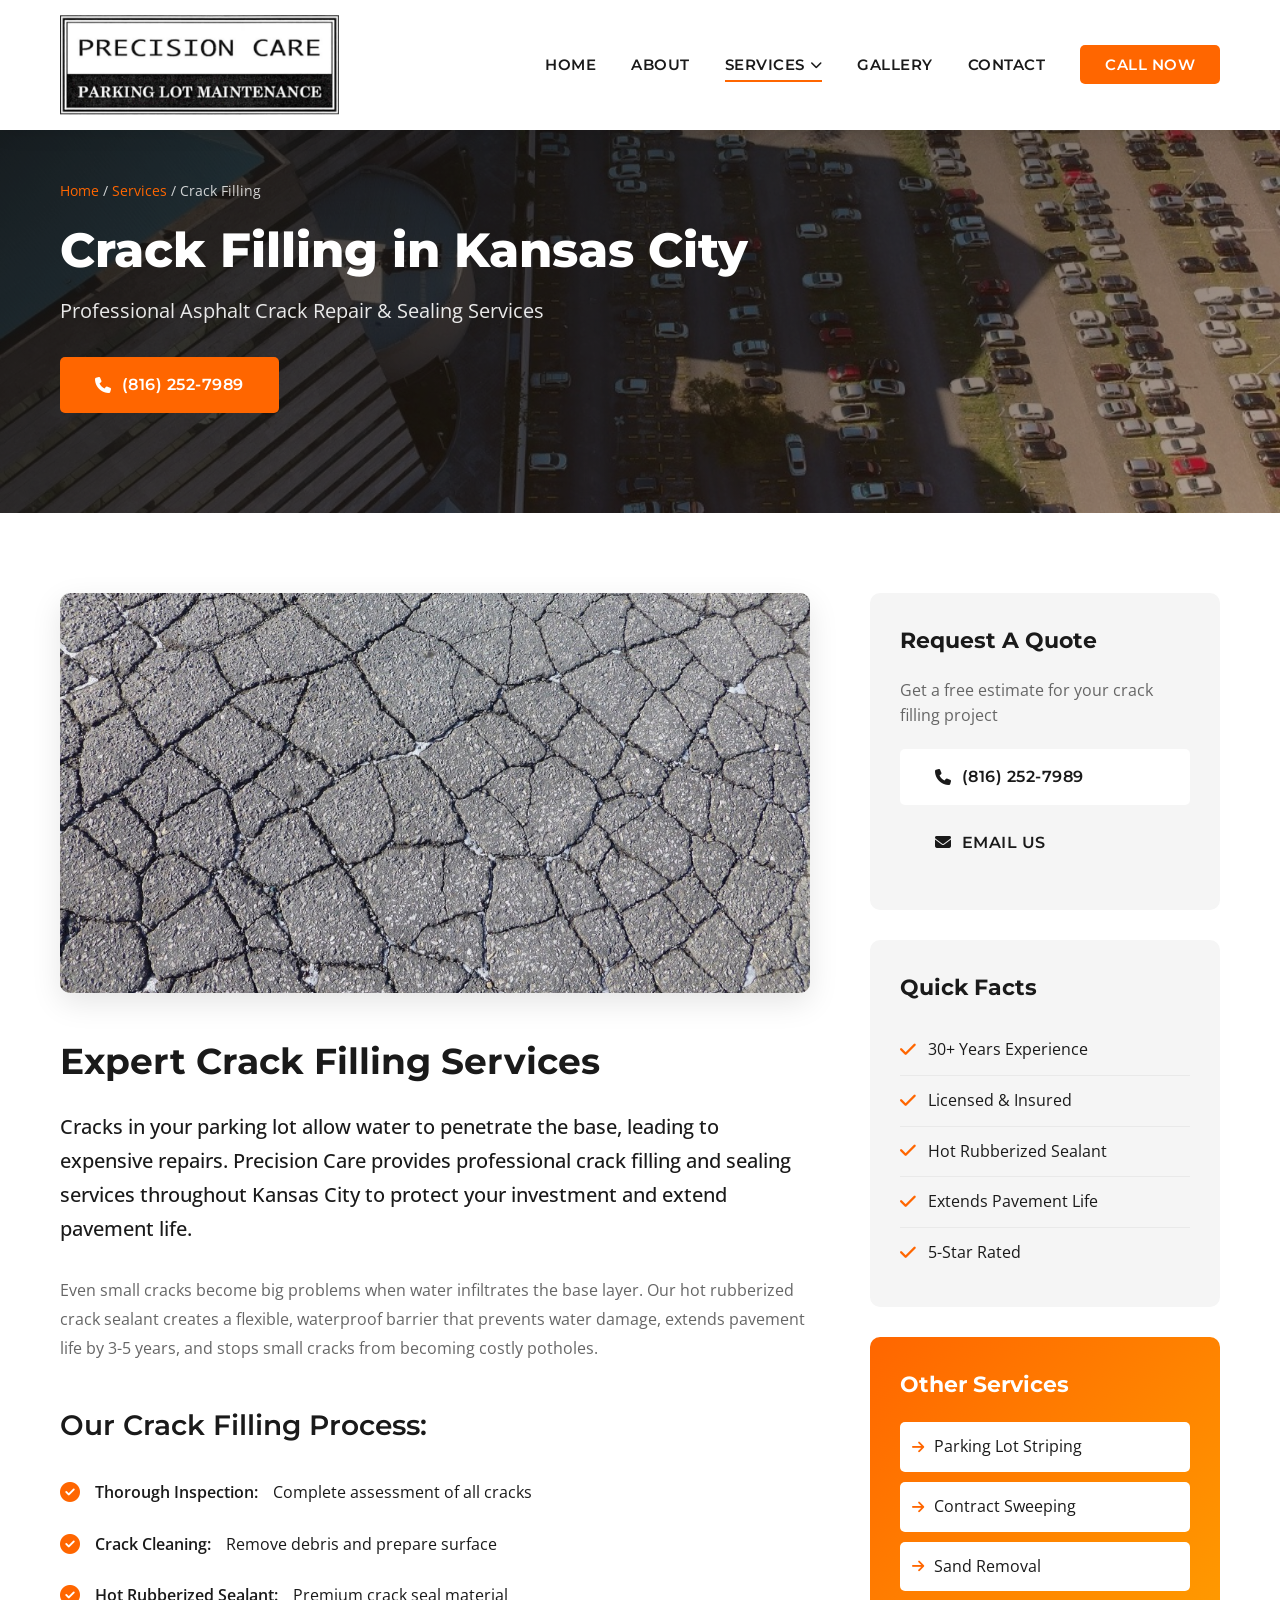
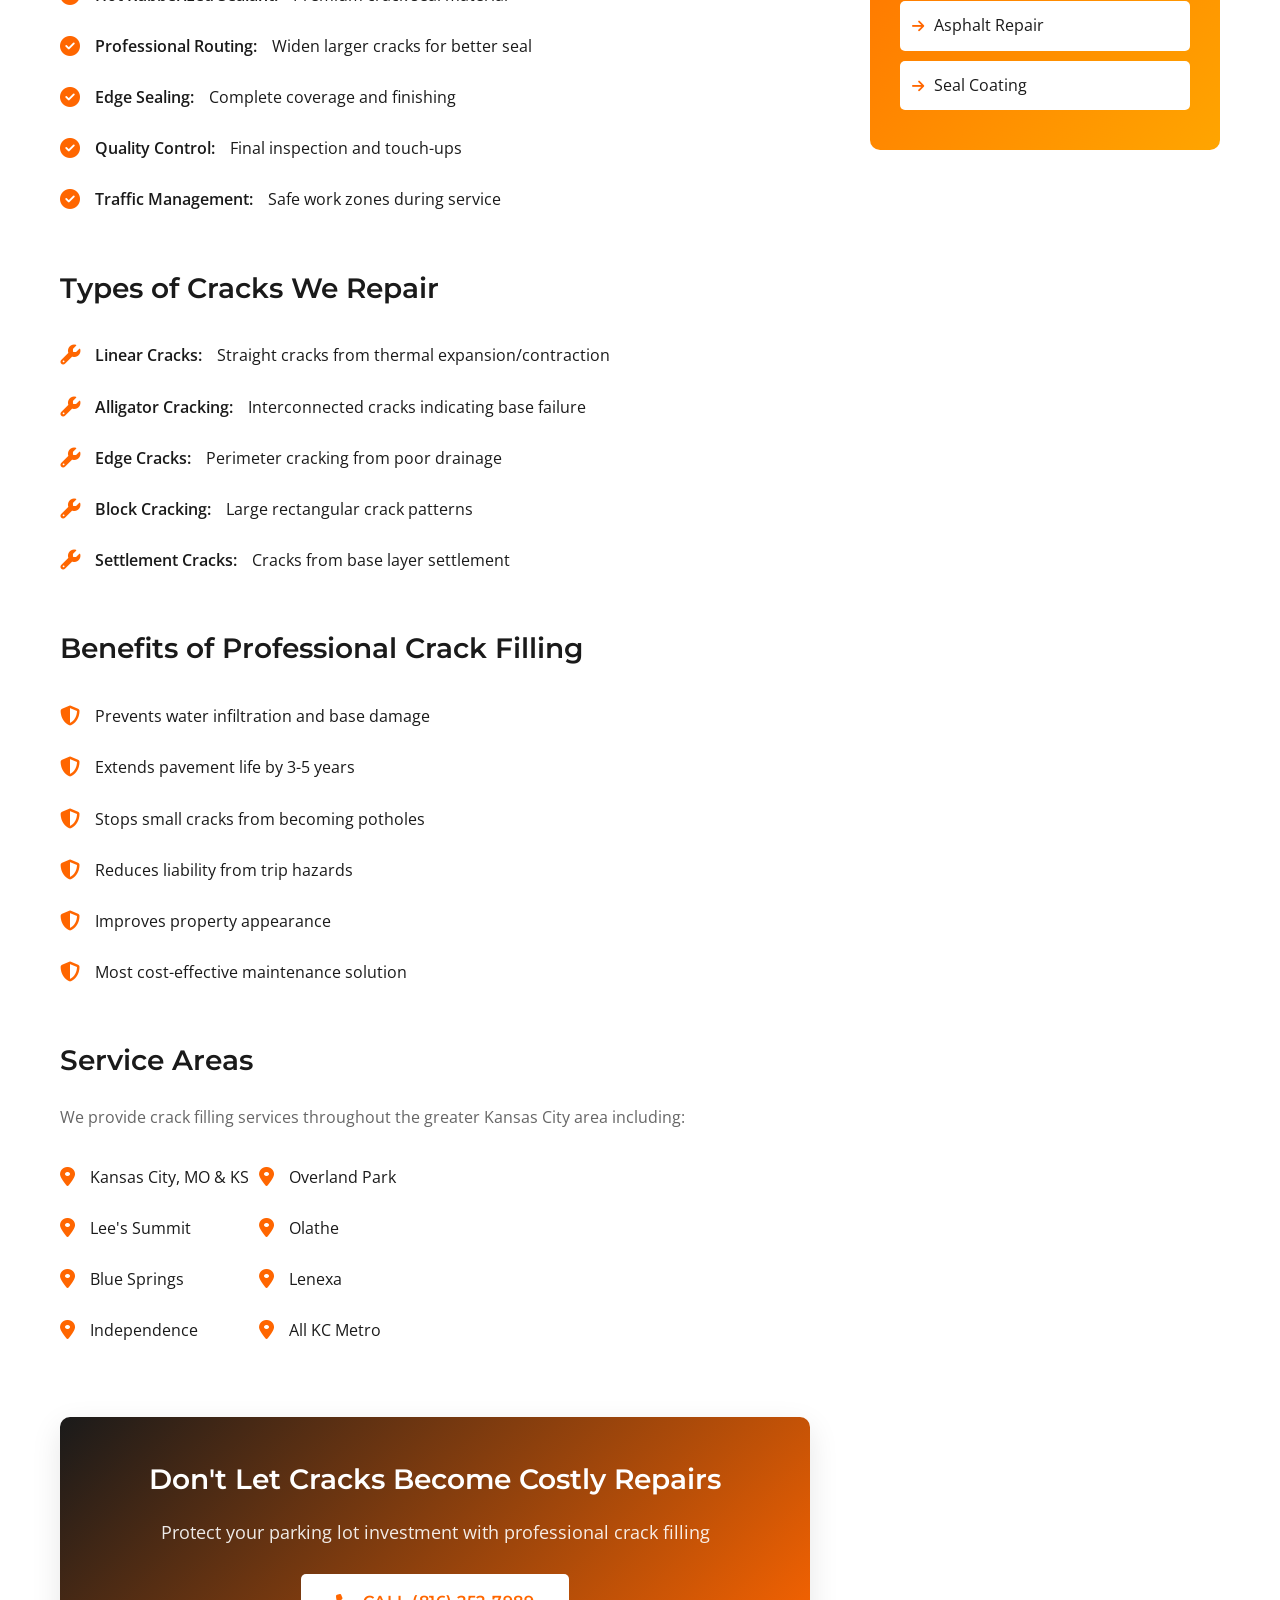
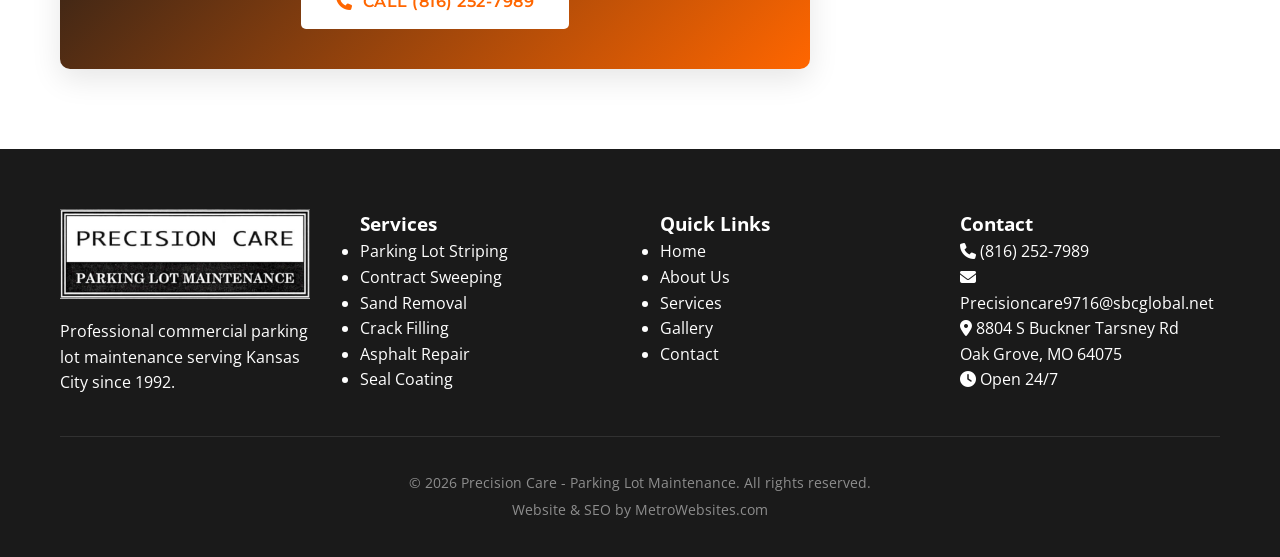
<file: services/crack-filling.html>
<!DOCTYPE html>
<html lang="en">
<head>
    <meta charset="UTF-8">
    <meta name="viewport" content="width=device-width, initial-scale=1.0">
    <meta name="description" content="Expert crack filling and sealing services in Kansas City. Prevent water damage and extend pavement life with professional asphalt crack repair throughout KC metro.">
    <meta name="keywords" content="crack filling Kansas City, asphalt crack repair KC, parking lot crack sealing, pavement crack filling Missouri, Kansas City crack repair, commercial crack filling">
    <meta name="geo.region" content="US-MO">
    <meta name="geo.placename" content="Kansas City">
    <title>Crack Filling Kansas City | Asphalt Crack Repair KC</title>
    <link rel="icon" type="image/png" href="../images/icon-circle.png">
    <link rel="stylesheet" href="../css/styles.css">
    <link rel="preconnect" href="https://fonts.googleapis.com">
    <link rel="preconnect" href="https://fonts.gstatic.com" crossorigin>
    <link href="https://fonts.googleapis.com/css2?family=Montserrat:wght@400;600;700;800&family=Open+Sans:wght@400;600&display=swap" rel="stylesheet">
    <link rel="stylesheet" href="https://cdnjs.cloudflare.com/ajax/libs/font-awesome/6.4.0/css/all.min.css">
</head>
<body>
    <!-- Navigation -->
    <nav class="navbar" id="navbar">
        <div class="container nav-container">
            <div class="logo">
                <a href="../index.html">
                    <img src="../images/logo-full.png" alt="Precision Care Logo">
                </a>
            </div>
            <button class="mobile-menu-toggle" id="mobileMenuToggle">
                <span></span>
                <span></span>
                <span></span>
            </button>
            <ul class="nav-links" id="navLinks">
                <li><a href="../index.html" class="nav-link">Home</a></li>
                <li><a href="../index.html#about" class="nav-link">About</a></li>
                <li class="dropdown">
                    <a href="#" class="nav-link dropdown-toggle active">Services <i class="fas fa-chevron-down"></i></a>
                    <ul class="dropdown-menu">
                        <li><a href="striping.html">Parking Lot Striping</a></li>
                        <li><a href="sweeping.html">Contract Sweeping</a></li>
                        <li><a href="sand-removal.html">Sand Removal</a></li>
                        <li><a href="crack-filling.html">Crack Filling</a></li>
                        <li><a href="asphalt-repair.html">Asphalt Repair</a></li>
                        <li><a href="seal-coating.html">Seal Coating</a></li>
                    </ul>
                </li>
                <li><a href="../index.html#gallery" class="nav-link">Gallery</a></li>
                <li><a href="../index.html#contact" class="nav-link">Contact</a></li>
                <li><a href="tel:8162527989" class="nav-link cta-btn">Call Now</a></li>
            </ul>
        </div>
    </nav>

    <!-- Service Hero -->
    <section class="service-hero">
        <div class="service-hero-overlay"></div>
        <div class="container">
            <div class="service-hero-content">
                <div class="breadcrumb">
                    <a href="../index.html">Home</a> / <a href="../index.html#services">Services</a> / <span>Crack Filling</span>
                </div>
                <h1>Crack Filling in Kansas City</h1>
                <p class="service-hero-subtitle">Professional Asphalt Crack Repair & Sealing Services</p>
                <a href="tel:8162527989" class="btn btn-primary"><i class="fas fa-phone"></i> (816) 252-7989</a>
            </div>
        </div>
    </section>

    <!-- Service Content -->
    <section class="service-content">
        <div class="container">
            <div class="service-layout">
                <div class="service-main">
                    <img src="../images/cracked-pavement.jpg" alt="Professional crack filling services in Kansas City" class="service-featured-image">
                    
                    <h2>Expert Crack Filling Services</h2>
                    <p class="lead">Cracks in your parking lot allow water to penetrate the base, leading to expensive repairs. Precision Care provides professional crack filling and sealing services throughout Kansas City to protect your investment and extend pavement life.</p>
                    
                    <p>Even small cracks become big problems when water infiltrates the base layer. Our hot rubberized crack sealant creates a flexible, waterproof barrier that prevents water damage, extends pavement life by 3-5 years, and stops small cracks from becoming costly potholes.</p>

                    <h3>Our Crack Filling Process:</h3>
                    <ul>
                        <li><i class="fas fa-check-circle"></i> <strong>Thorough Inspection:</strong> Complete assessment of all cracks</li>
                        <li><i class="fas fa-check-circle"></i> <strong>Crack Cleaning:</strong> Remove debris and prepare surface</li>
                        <li><i class="fas fa-check-circle"></i> <strong>Hot Rubberized Sealant:</strong> Premium crack seal material</li>
                        <li><i class="fas fa-check-circle"></i> <strong>Professional Routing:</strong> Widen larger cracks for better seal</li>
                        <li><i class="fas fa-check-circle"></i> <strong>Edge Sealing:</strong> Complete coverage and finishing</li>
                        <li><i class="fas fa-check-circle"></i> <strong>Quality Control:</strong> Final inspection and touch-ups</li>
                        <li><i class="fas fa-check-circle"></i> <strong>Traffic Management:</strong> Safe work zones during service</li>
                    </ul>

                    <h3>Types of Cracks We Repair</h3>
                    <ul>
                        <li><i class="fas fa-wrench"></i> <strong>Linear Cracks:</strong> Straight cracks from thermal expansion/contraction</li>
                        <li><i class="fas fa-wrench"></i> <strong>Alligator Cracking:</strong> Interconnected cracks indicating base failure</li>
                        <li><i class="fas fa-wrench"></i> <strong>Edge Cracks:</strong> Perimeter cracking from poor drainage</li>
                        <li><i class="fas fa-wrench"></i> <strong>Block Cracking:</strong> Large rectangular crack patterns</li>
                        <li><i class="fas fa-wrench"></i> <strong>Settlement Cracks:</strong> Cracks from base layer settlement</li>
                    </ul>

                    <h3>Benefits of Professional Crack Filling</h3>
                    <ul>
                        <li><i class="fas fa-shield-alt"></i> Prevents water infiltration and base damage</li>
                        <li><i class="fas fa-shield-alt"></i> Extends pavement life by 3-5 years</li>
                        <li><i class="fas fa-shield-alt"></i> Stops small cracks from becoming potholes</li>
                        <li><i class="fas fa-shield-alt"></i> Reduces liability from trip hazards</li>
                        <li><i class="fas fa-shield-alt"></i> Improves property appearance</li>
                        <li><i class="fas fa-shield-alt"></i> Most cost-effective maintenance solution</li>
                    </ul>

                    <h3>Service Areas</h3>
                    <p>We provide crack filling services throughout the greater Kansas City area including:</p>
                    <div class="service-areas">
                        <ul>
                            <li><i class="fas fa-map-marker-alt"></i> Kansas City, MO & KS</li>
                            <li><i class="fas fa-map-marker-alt"></i> Lee's Summit</li>
                            <li><i class="fas fa-map-marker-alt"></i> Blue Springs</li>
                            <li><i class="fas fa-map-marker-alt"></i> Independence</li>
                        </ul>
                        <ul>
                            <li><i class="fas fa-map-marker-alt"></i> Overland Park</li>
                            <li><i class="fas fa-map-marker-alt"></i> Olathe</li>
                            <li><i class="fas fa-map-marker-alt"></i> Lenexa</li>
                            <li><i class="fas fa-map-marker-alt"></i> All KC Metro</li>
                        </ul>
                    </div>

                    <div class="cta-box">
                        <h3>Don't Let Cracks Become Costly Repairs</h3>
                        <p>Protect your parking lot investment with professional crack filling</p>
                        <a href="tel:8162527989" class="btn btn-primary"><i class="fas fa-phone"></i> Call (816) 252-7989</a>
                    </div>
                </div>

                <aside class="service-sidebar">
                    <div class="sidebar-card">
                        <h3>Request A Quote</h3>
                        <p>Get a free estimate for your crack filling project</p>
                        <a href="tel:8162527989" class="btn btn-secondary"><i class="fas fa-phone"></i> (816) 252-7989</a>
                        <a href="mailto:Precisioncare9716@sbcglobal.net" class="btn btn-outline"><i class="fas fa-envelope"></i> Email Us</a>
                    </div>

                    <div class="sidebar-card">
                        <h3>Quick Facts</h3>
                        <ul class="facts-list">
                            <li><i class="fas fa-check"></i> 30+ Years Experience</li>
                            <li><i class="fas fa-check"></i> Licensed & Insured</li>
                            <li><i class="fas fa-check"></i> Hot Rubberized Sealant</li>
                            <li><i class="fas fa-check"></i> Extends Pavement Life</li>
                            <li><i class="fas fa-check"></i> 5-Star Rated</li>
                        </ul>
                    </div>

                    <div class="sidebar-card highlight">
                        <h3>Other Services</h3>
                        <ul class="services-list">
                            <li><a href="striping.html"><i class="fas fa-arrow-right"></i> Parking Lot Striping</a></li>
                            <li><a href="sweeping.html"><i class="fas fa-arrow-right"></i> Contract Sweeping</a></li>
                            <li><a href="sand-removal.html"><i class="fas fa-arrow-right"></i> Sand Removal</a></li>
                            <li><a href="asphalt-repair.html"><i class="fas fa-arrow-right"></i> Asphalt Repair</a></li>
                            <li><a href="seal-coating.html"><i class="fas fa-arrow-right"></i> Seal Coating</a></li>
                        </ul>
                    </div>
                </aside>
            </div>
        </div>
    </section>

    <!-- Footer -->
    <footer class="footer">
        <div class="container">
            <div class="footer-content">
                <div class="footer-section">
                    <img src="../images/logo-full.png" alt="Precision Care Logo" class="footer-logo">
                    <p>Professional commercial parking lot maintenance serving Kansas City since 1992.</p>
                </div>
                <div class="footer-section">
                    <h3>Services</h3>
                    <ul>
                        <li><a href="striping.html">Parking Lot Striping</a></li>
                        <li><a href="sweeping.html">Contract Sweeping</a></li>
                        <li><a href="sand-removal.html">Sand Removal</a></li>
                        <li><a href="crack-filling.html">Crack Filling</a></li>
                        <li><a href="asphalt-repair.html">Asphalt Repair</a></li>
                        <li><a href="seal-coating.html">Seal Coating</a></li>
                    </ul>
                </div>
                <div class="footer-section">
                    <h3>Quick Links</h3>
                    <ul>
                        <li><a href="../index.html">Home</a></li>
                        <li><a href="../index.html#about">About Us</a></li>
                        <li><a href="../index.html#services">Services</a></li>
                        <li><a href="../index.html#gallery">Gallery</a></li>
                        <li><a href="../index.html#contact">Contact</a></li>
                    </ul>
                </div>
                <div class="footer-section">
                    <h3>Contact</h3>
                    <p><i class="fas fa-phone"></i> <a href="tel:8162527989">(816) 252-7989</a></p>
                    <p><i class="fas fa-envelope"></i> <a href="mailto:Precisioncare9716@sbcglobal.net">Precisioncare9716@sbcglobal.net</a></p>
                    <p><i class="fas fa-map-marker-alt"></i> 8804 S Buckner Tarsney Rd<br>Oak Grove, MO 64075</p>
                    <p><i class="fas fa-clock"></i> Open 24/7</p>
                </div>
            </div>
            <div class="footer-bottom">
                <p>&copy; 2024 Precision Care - Parking Lot Maintenance. All rights reserved.</p>
                <p>Website & SEO by <a href="https://metrowebsites.com" target="_blank" rel="noopener">MetroWebsites.com</a></p>
            </div>
        </div>
    </footer>

    <button class="scroll-top" id="scrollTop">
        <i class="fas fa-arrow-up"></i>
    </button>

    <script src="../js/script.js"></script>
</body>
</html>
</file>
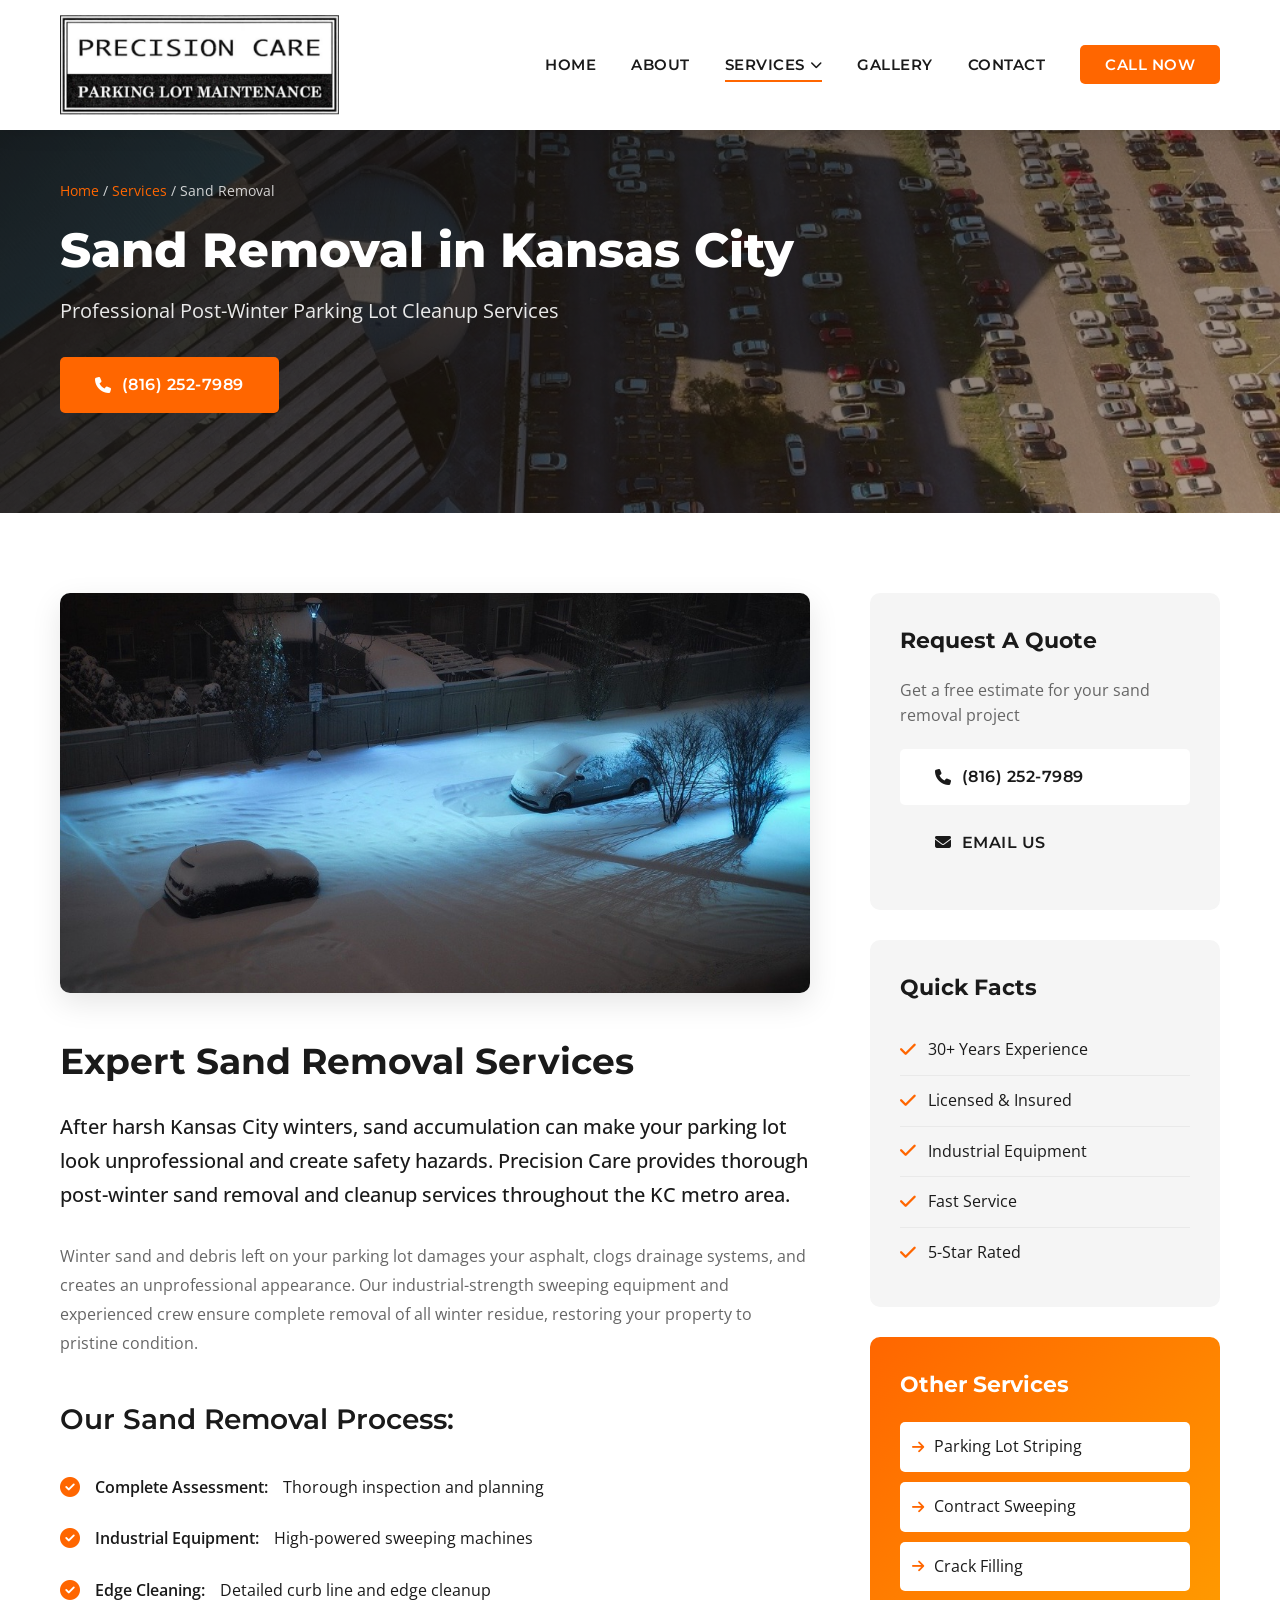
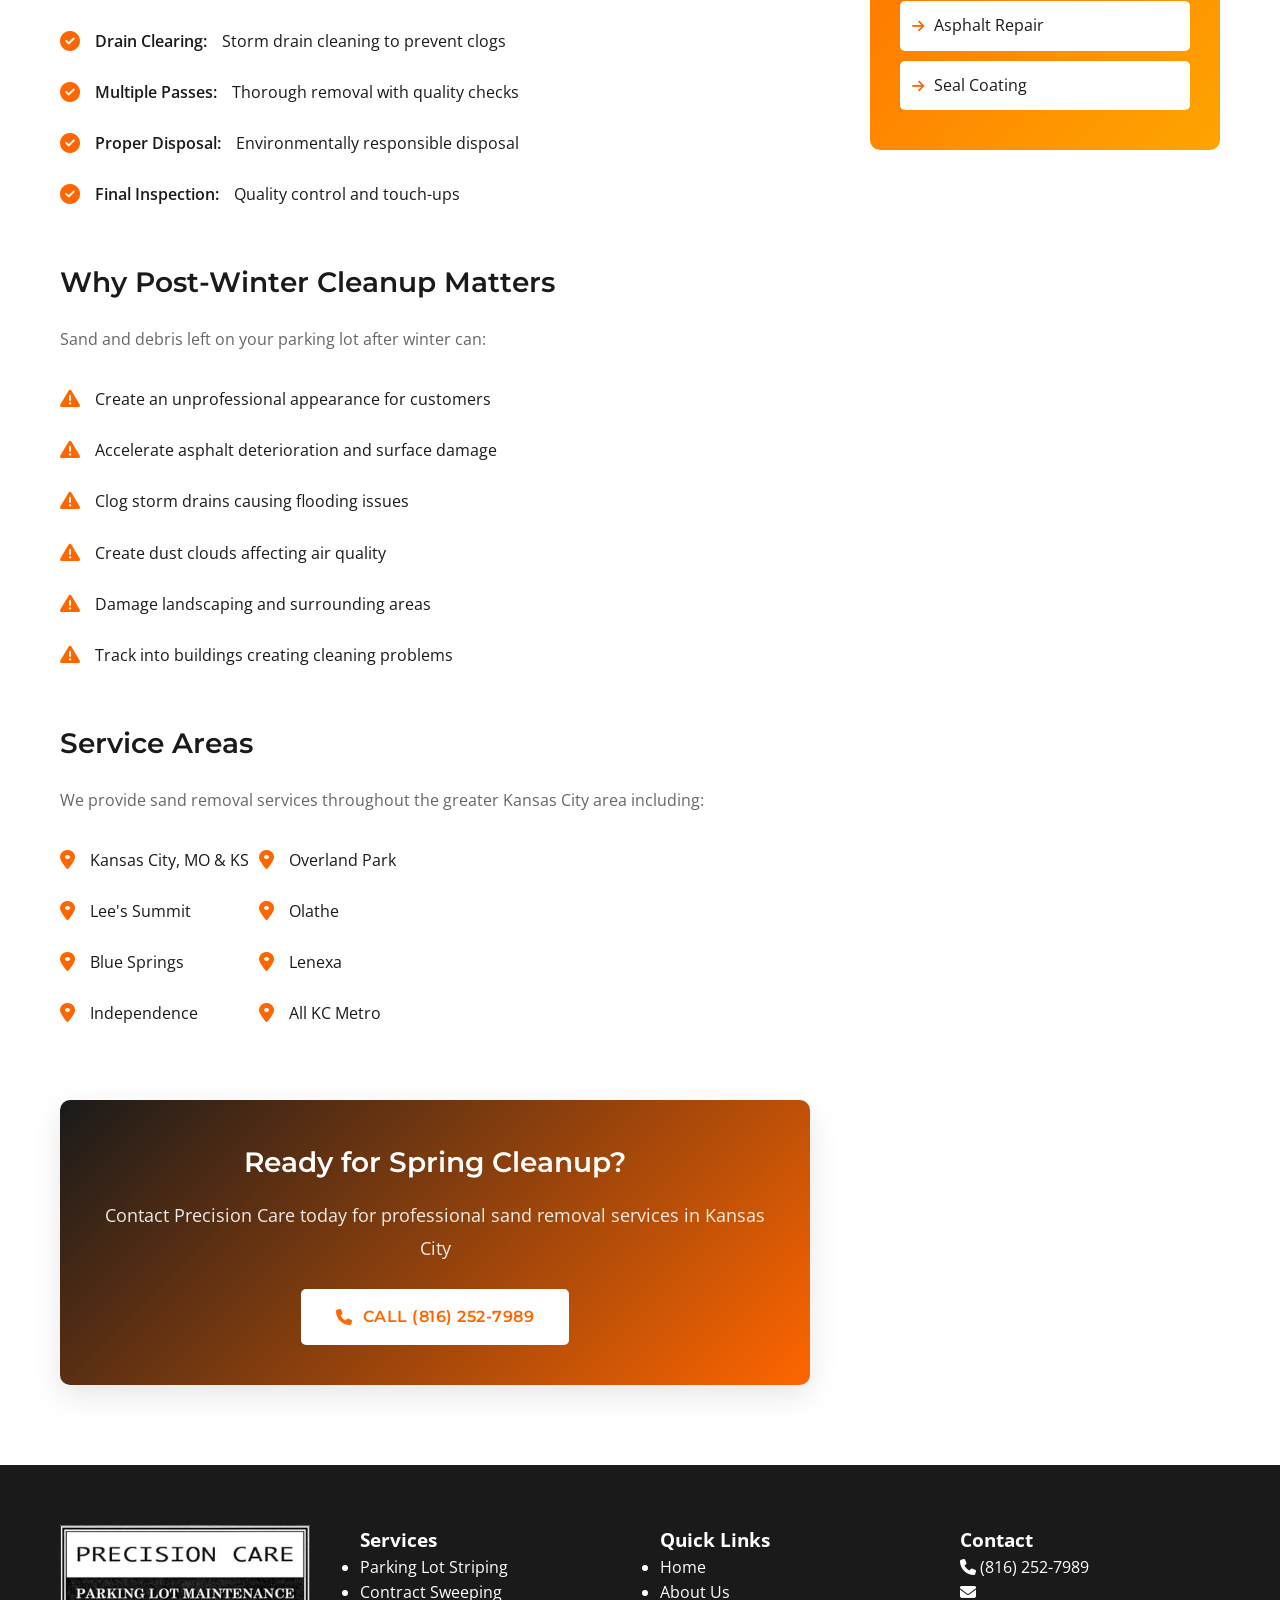
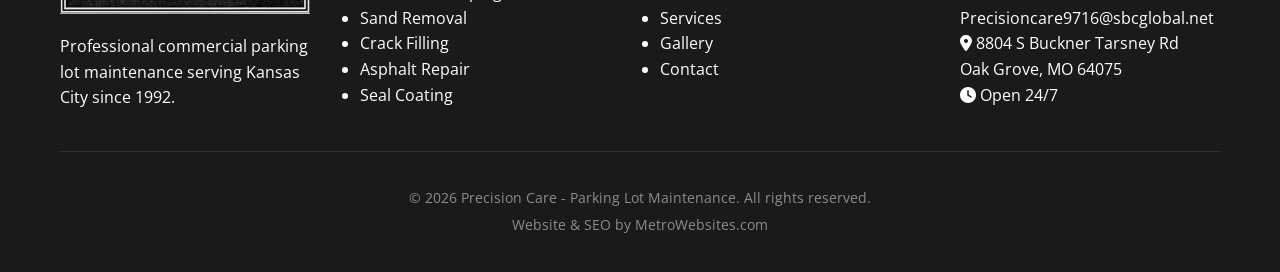
<file: services/sand-removal.html>
<!DOCTYPE html>
<html lang="en">
<head>
    <meta charset="UTF-8">
    <meta name="viewport" content="width=device-width, initial-scale=1.0">
    <meta name="description" content="Professional post-winter sand removal services in Kansas City. Complete parking lot cleanup and sand sweeping for commercial properties throughout KC metro area.">
    <meta name="keywords" content="sand removal Kansas City, post-winter cleanup KC, parking lot sand removal, commercial sand sweeping, Kansas City parking lot cleanup, winter sand removal Missouri">
    <meta name="geo.region" content="US-MO">
    <meta name="geo.placename" content="Kansas City">
    <title>Sand Removal Kansas City | Post-Winter Parking Lot Cleanup</title>
    <link rel="icon" type="image/png" href="../images/icon-circle.png">
    <link rel="stylesheet" href="../css/styles.css">
    <link rel="preconnect" href="https://fonts.googleapis.com">
    <link rel="preconnect" href="https://fonts.gstatic.com" crossorigin>
    <link href="https://fonts.googleapis.com/css2?family=Montserrat:wght@400;600;700;800&family=Open+Sans:wght@400;600&display=swap" rel="stylesheet">
    <link rel="stylesheet" href="https://cdnjs.cloudflare.com/ajax/libs/font-awesome/6.4.0/css/all.min.css">
</head>
<body>
    <!-- Navigation -->
    <nav class="navbar" id="navbar">
        <div class="container nav-container">
            <div class="logo">
                <a href="../index.html">
                    <img src="../images/logo-full.png" alt="Precision Care Logo">
                </a>
            </div>
            <button class="mobile-menu-toggle" id="mobileMenuToggle">
                <span></span>
                <span></span>
                <span></span>
            </button>
            <ul class="nav-links" id="navLinks">
                <li><a href="../index.html" class="nav-link">Home</a></li>
                <li><a href="../index.html#about" class="nav-link">About</a></li>
                <li class="dropdown">
                    <a href="#" class="nav-link dropdown-toggle active">Services <i class="fas fa-chevron-down"></i></a>
                    <ul class="dropdown-menu">
                        <li><a href="striping.html">Parking Lot Striping</a></li>
                        <li><a href="sweeping.html">Contract Sweeping</a></li>
                        <li><a href="sand-removal.html">Sand Removal</a></li>
                        <li><a href="crack-filling.html">Crack Filling</a></li>
                        <li><a href="asphalt-repair.html">Asphalt Repair</a></li>
                        <li><a href="seal-coating.html">Seal Coating</a></li>
                    </ul>
                </li>
                <li><a href="../index.html#gallery" class="nav-link">Gallery</a></li>
                <li><a href="../index.html#contact" class="nav-link">Contact</a></li>
                <li><a href="tel:8162527989" class="nav-link cta-btn">Call Now</a></li>
            </ul>
        </div>
    </nav>

    <!-- Service Hero -->
    <section class="service-hero">
        <div class="service-hero-overlay"></div>
        <div class="container">
            <div class="service-hero-content">
                <div class="breadcrumb">
                    <a href="../index.html">Home</a> / <a href="../index.html#services">Services</a> / <span>Sand Removal</span>
                </div>
                <h1>Sand Removal in Kansas City</h1>
                <p class="service-hero-subtitle">Professional Post-Winter Parking Lot Cleanup Services</p>
                <a href="tel:8162527989" class="btn btn-primary"><i class="fas fa-phone"></i> (816) 252-7989</a>
            </div>
        </div>
    </section>

    <!-- Service Content -->
    <section class="service-content">
        <div class="container">
            <div class="service-layout">
                <div class="service-main">
                    <img src="../images/parking-lot-snow.jpg" alt="Post-winter sand removal in Kansas City" class="service-featured-image">
                    
                    <h2>Expert Sand Removal Services</h2>
                    <p class="lead">After harsh Kansas City winters, sand accumulation can make your parking lot look unprofessional and create safety hazards. Precision Care provides thorough post-winter sand removal and cleanup services throughout the KC metro area.</p>
                    
                    <p>Winter sand and debris left on your parking lot damages your asphalt, clogs drainage systems, and creates an unprofessional appearance. Our industrial-strength sweeping equipment and experienced crew ensure complete removal of all winter residue, restoring your property to pristine condition.</p>

                    <h3>Our Sand Removal Process:</h3>
                    <ul>
                        <li><i class="fas fa-check-circle"></i> <strong>Complete Assessment:</strong> Thorough inspection and planning</li>
                        <li><i class="fas fa-check-circle"></i> <strong>Industrial Equipment:</strong> High-powered sweeping machines</li>
                        <li><i class="fas fa-check-circle"></i> <strong>Edge Cleaning:</strong> Detailed curb line and edge cleanup</li>
                        <li><i class="fas fa-check-circle"></i> <strong>Drain Clearing:</strong> Storm drain cleaning to prevent clogs</li>
                        <li><i class="fas fa-check-circle"></i> <strong>Multiple Passes:</strong> Thorough removal with quality checks</li>
                        <li><i class="fas fa-check-circle"></i> <strong>Proper Disposal:</strong> Environmentally responsible disposal</li>
                        <li><i class="fas fa-check-circle"></i> <strong>Final Inspection:</strong> Quality control and touch-ups</li>
                    </ul>

                    <h3>Why Post-Winter Cleanup Matters</h3>
                    <p>Sand and debris left on your parking lot after winter can:</p>
                    <ul>
                        <li><i class="fas fa-exclamation-triangle"></i> Create an unprofessional appearance for customers</li>
                        <li><i class="fas fa-exclamation-triangle"></i> Accelerate asphalt deterioration and surface damage</li>
                        <li><i class="fas fa-exclamation-triangle"></i> Clog storm drains causing flooding issues</li>
                        <li><i class="fas fa-exclamation-triangle"></i> Create dust clouds affecting air quality</li>
                        <li><i class="fas fa-exclamation-triangle"></i> Damage landscaping and surrounding areas</li>
                        <li><i class="fas fa-exclamation-triangle"></i> Track into buildings creating cleaning problems</li>
                    </ul>

                    <h3>Service Areas</h3>
                    <p>We provide sand removal services throughout the greater Kansas City area including:</p>
                    <div class="service-areas">
                        <ul>
                            <li><i class="fas fa-map-marker-alt"></i> Kansas City, MO & KS</li>
                            <li><i class="fas fa-map-marker-alt"></i> Lee's Summit</li>
                            <li><i class="fas fa-map-marker-alt"></i> Blue Springs</li>
                            <li><i class="fas fa-map-marker-alt"></i> Independence</li>
                        </ul>
                        <ul>
                            <li><i class="fas fa-map-marker-alt"></i> Overland Park</li>
                            <li><i class="fas fa-map-marker-alt"></i> Olathe</li>
                            <li><i class="fas fa-map-marker-alt"></i> Lenexa</li>
                            <li><i class="fas fa-map-marker-alt"></i> All KC Metro</li>
                        </ul>
                    </div>

                    <div class="cta-box">
                        <h3>Ready for Spring Cleanup?</h3>
                        <p>Contact Precision Care today for professional sand removal services in Kansas City</p>
                        <a href="tel:8162527989" class="btn btn-primary"><i class="fas fa-phone"></i> Call (816) 252-7989</a>
                    </div>
                </div>

                <aside class="service-sidebar">
                    <div class="sidebar-card">
                        <h3>Request A Quote</h3>
                        <p>Get a free estimate for your sand removal project</p>
                        <a href="tel:8162527989" class="btn btn-secondary"><i class="fas fa-phone"></i> (816) 252-7989</a>
                        <a href="mailto:Precisioncare9716@sbcglobal.net" class="btn btn-outline"><i class="fas fa-envelope"></i> Email Us</a>
                    </div>

                    <div class="sidebar-card">
                        <h3>Quick Facts</h3>
                        <ul class="facts-list">
                            <li><i class="fas fa-check"></i> 30+ Years Experience</li>
                            <li><i class="fas fa-check"></i> Licensed & Insured</li>
                            <li><i class="fas fa-check"></i> Industrial Equipment</li>
                            <li><i class="fas fa-check"></i> Fast Service</li>
                            <li><i class="fas fa-check"></i> 5-Star Rated</li>
                        </ul>
                    </div>

                    <div class="sidebar-card highlight">
                        <h3>Other Services</h3>
                        <ul class="services-list">
                            <li><a href="striping.html"><i class="fas fa-arrow-right"></i> Parking Lot Striping</a></li>
                            <li><a href="sweeping.html"><i class="fas fa-arrow-right"></i> Contract Sweeping</a></li>
                            <li><a href="crack-filling.html"><i class="fas fa-arrow-right"></i> Crack Filling</a></li>
                            <li><a href="asphalt-repair.html"><i class="fas fa-arrow-right"></i> Asphalt Repair</a></li>
                            <li><a href="seal-coating.html"><i class="fas fa-arrow-right"></i> Seal Coating</a></li>
                        </ul>
                    </div>
                </aside>
            </div>
        </div>
    </section>

    <!-- Footer -->
    <footer class="footer">
        <div class="container">
            <div class="footer-content">
                <div class="footer-section">
                    <img src="../images/logo-full.png" alt="Precision Care Logo" class="footer-logo">
                    <p>Professional commercial parking lot maintenance serving Kansas City since 1992.</p>
                </div>
                <div class="footer-section">
                    <h3>Services</h3>
                    <ul>
                        <li><a href="striping.html">Parking Lot Striping</a></li>
                        <li><a href="sweeping.html">Contract Sweeping</a></li>
                        <li><a href="sand-removal.html">Sand Removal</a></li>
                        <li><a href="crack-filling.html">Crack Filling</a></li>
                        <li><a href="asphalt-repair.html">Asphalt Repair</a></li>
                        <li><a href="seal-coating.html">Seal Coating</a></li>
                    </ul>
                </div>
                <div class="footer-section">
                    <h3>Quick Links</h3>
                    <ul>
                        <li><a href="../index.html">Home</a></li>
                        <li><a href="../index.html#about">About Us</a></li>
                        <li><a href="../index.html#services">Services</a></li>
                        <li><a href="../index.html#gallery">Gallery</a></li>
                        <li><a href="../index.html#contact">Contact</a></li>
                    </ul>
                </div>
                <div class="footer-section">
                    <h3>Contact</h3>
                    <p><i class="fas fa-phone"></i> <a href="tel:8162527989">(816) 252-7989</a></p>
                    <p><i class="fas fa-envelope"></i> <a href="mailto:Precisioncare9716@sbcglobal.net">Precisioncare9716@sbcglobal.net</a></p>
                    <p><i class="fas fa-map-marker-alt"></i> 8804 S Buckner Tarsney Rd<br>Oak Grove, MO 64075</p>
                    <p><i class="fas fa-clock"></i> Open 24/7</p>
                </div>
            </div>
            <div class="footer-bottom">
                <p>&copy; 2024 Precision Care - Parking Lot Maintenance. All rights reserved.</p>
                <p>Website & SEO by <a href="https://metrowebsites.com" target="_blank" rel="noopener">MetroWebsites.com</a></p>
            </div>
        </div>
    </footer>

    <button class="scroll-top" id="scrollTop">
        <i class="fas fa-arrow-up"></i>
    </button>

    <script src="../js/script.js"></script>
</body>
</html>
</file>
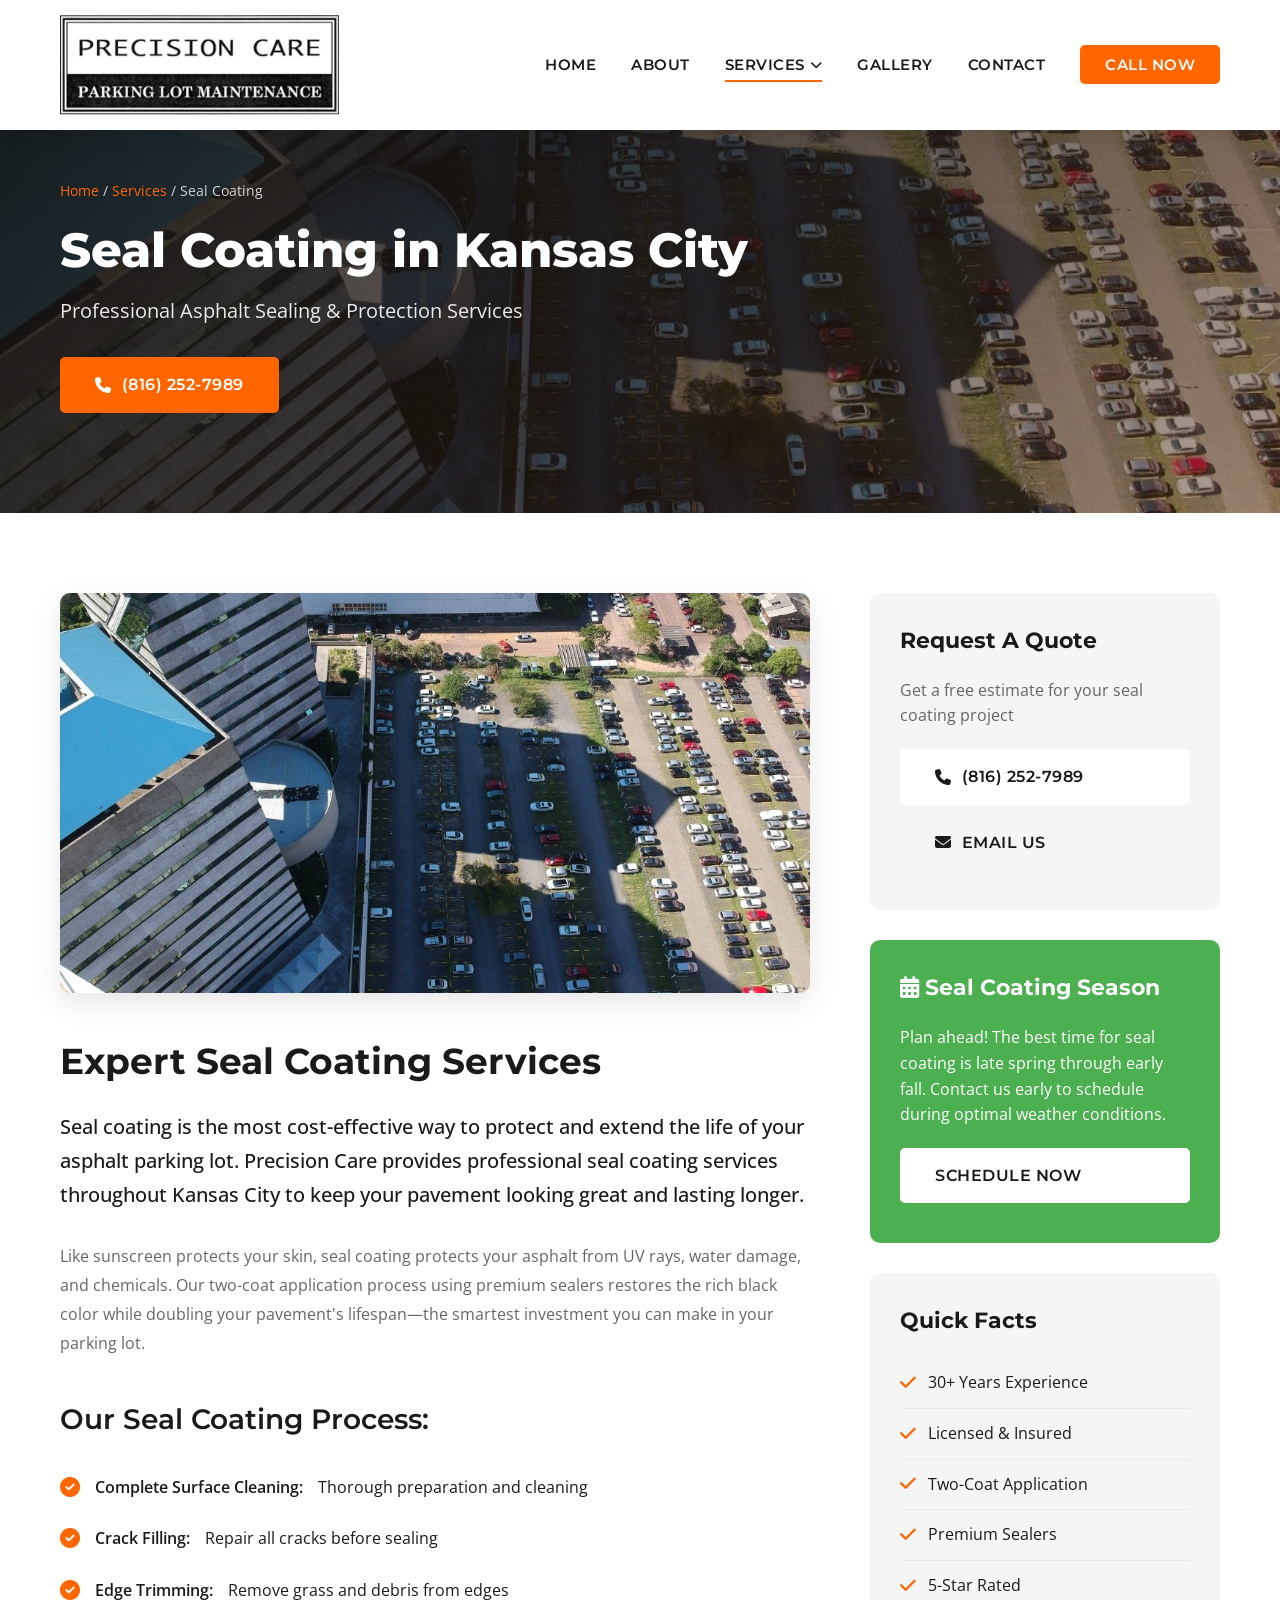
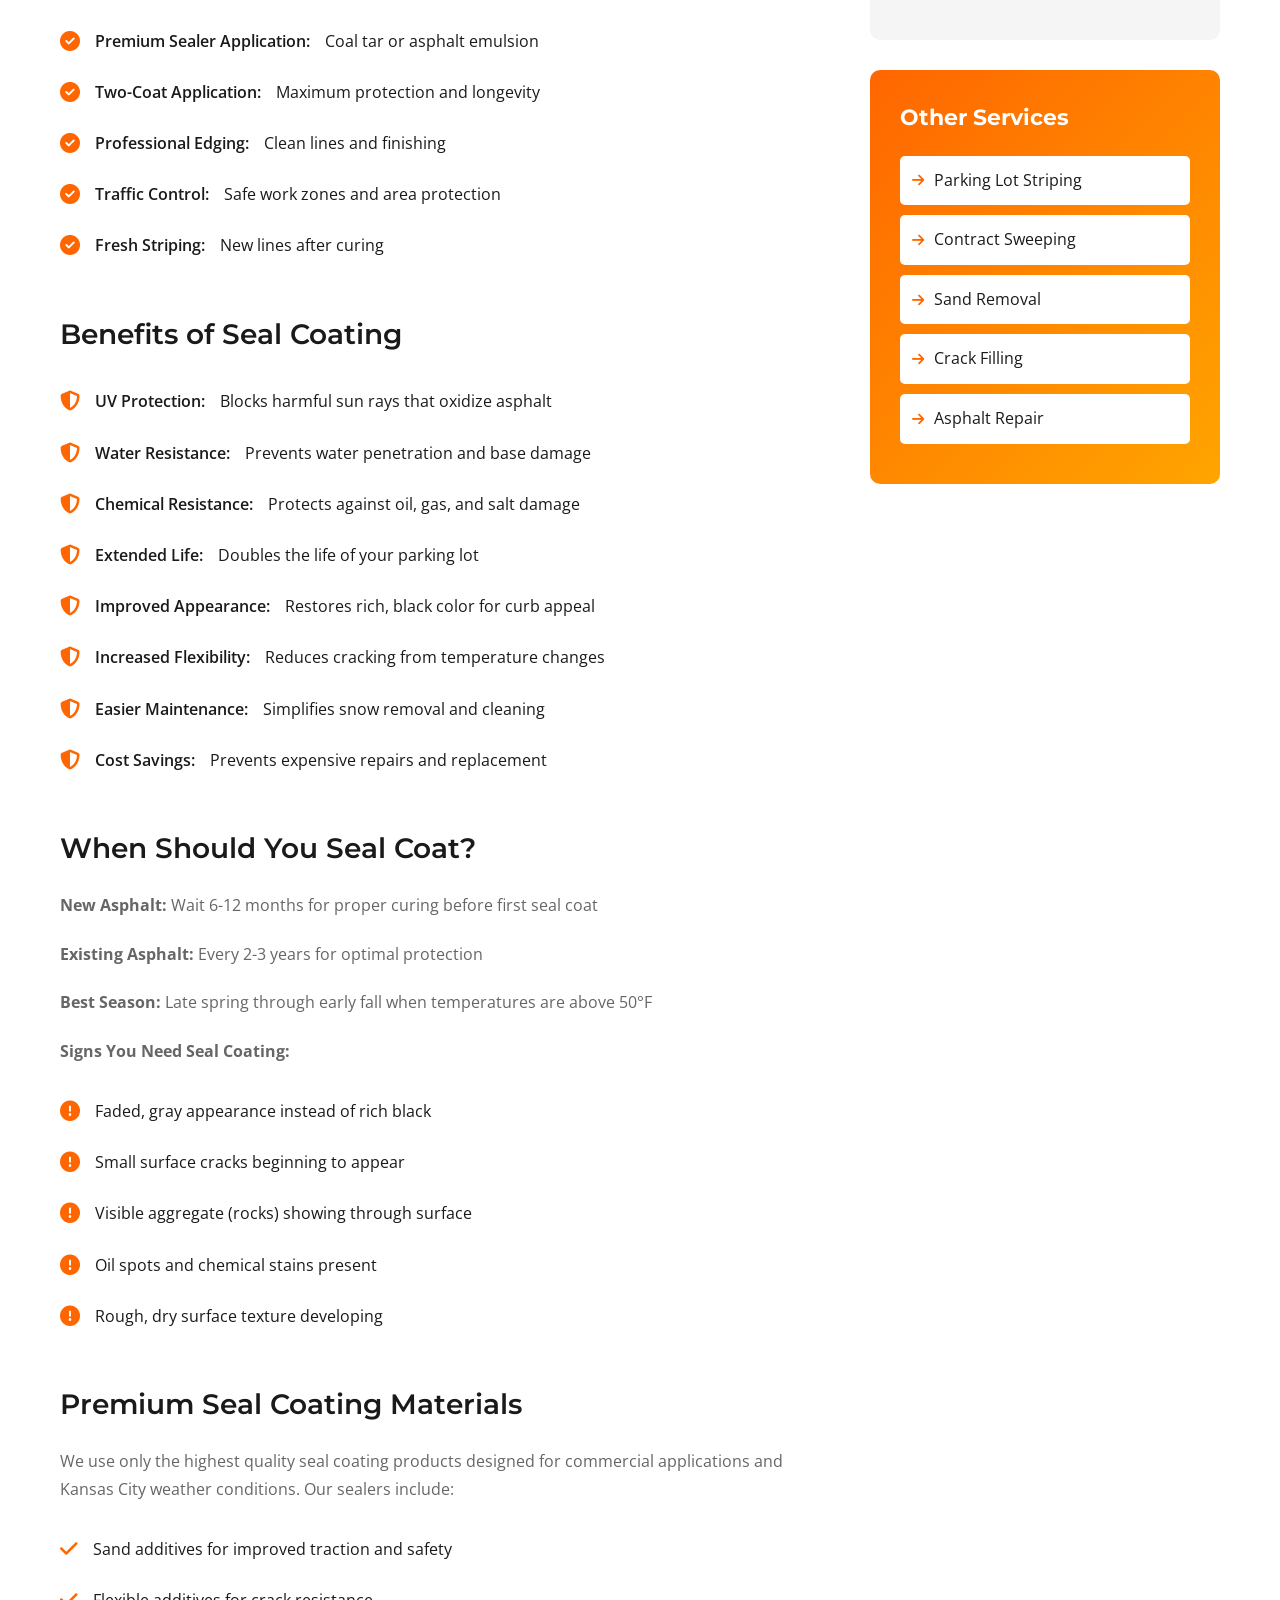
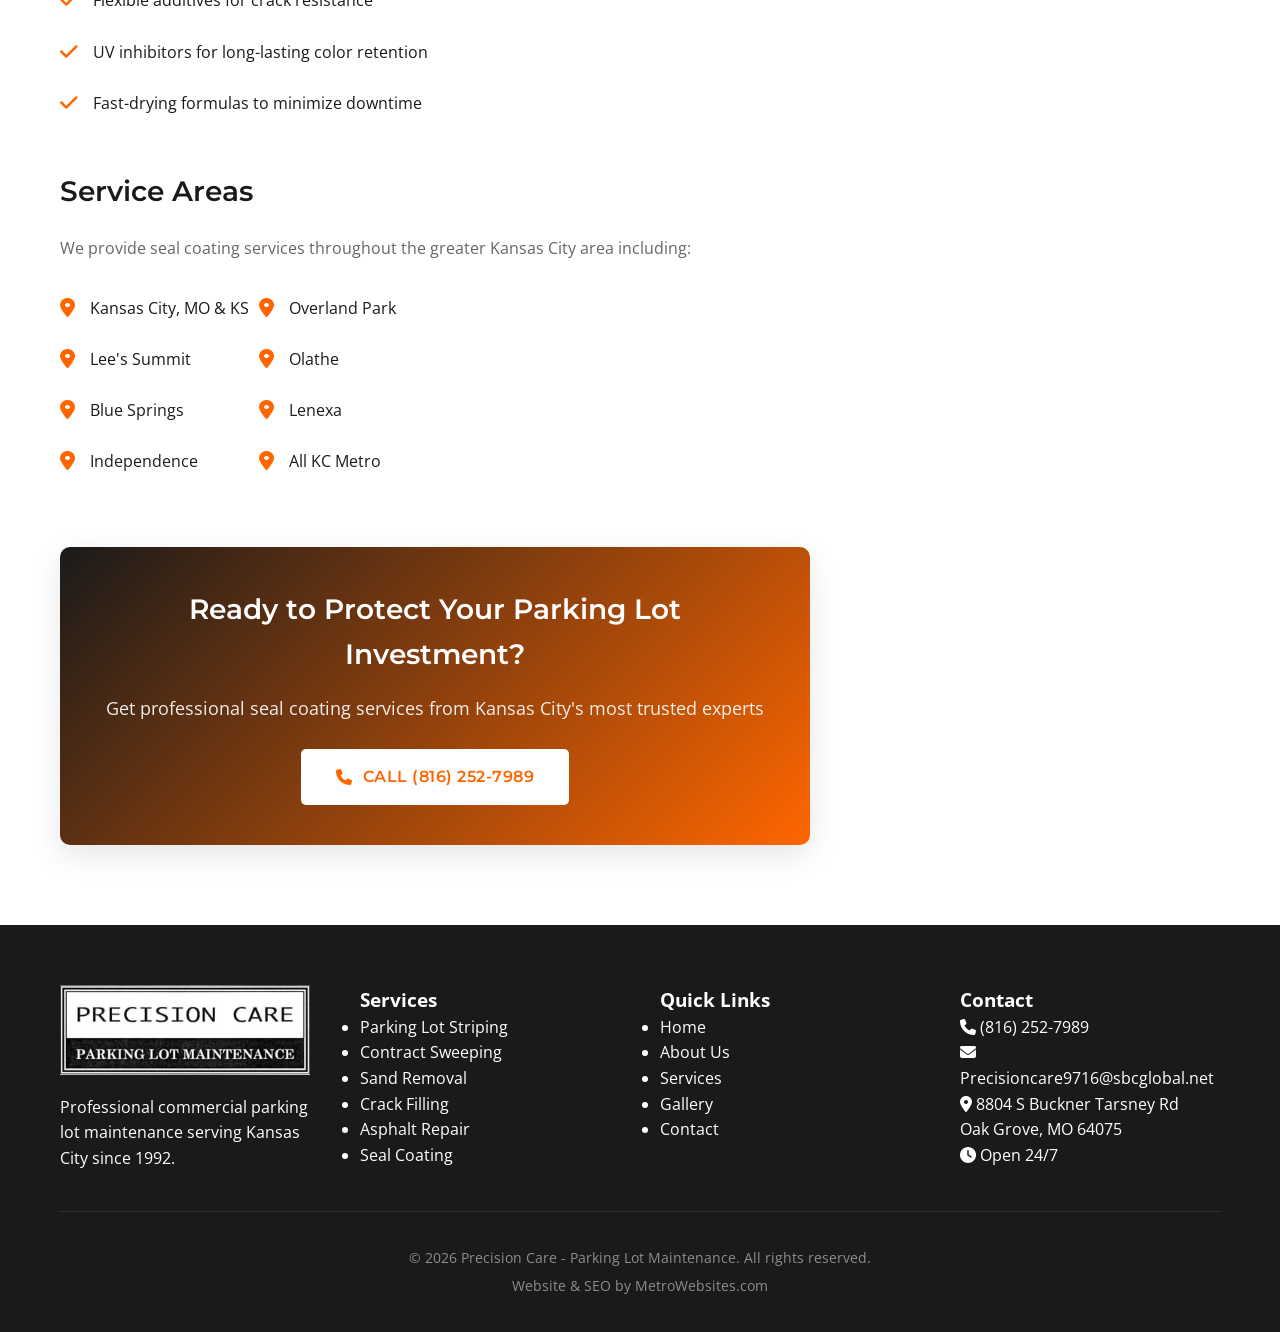
<file: services/seal-coating.html>
<!DOCTYPE html>
<html lang="en">
<head>
    <meta charset="UTF-8">
    <meta name="viewport" content="width=device-width, initial-scale=1.0">
    <meta name="description" content="Professional seal coating services in Kansas City. Protect and beautify your parking lot with expert asphalt sealing throughout the KC metro area.">
    <meta name="keywords" content="seal coating Kansas City, asphalt sealing KC, parking lot seal coating, sealcoating Missouri, Kansas City parking lot sealing, commercial seal coating">
    <meta name="geo.region" content="US-MO">
    <meta name="geo.placename" content="Kansas City">
    <title>Seal Coating Kansas City | Asphalt Sealing KC</title>
    <link rel="icon" type="image/png" href="../images/icon-circle.png">
    <link rel="stylesheet" href="../css/styles.css">
    <link rel="preconnect" href="https://fonts.googleapis.com">
    <link rel="preconnect" href="https://fonts.gstatic.com" crossorigin>
    <link href="https://fonts.googleapis.com/css2?family=Montserrat:wght@400;600;700;800&family=Open+Sans:wght@400;600&display=swap" rel="stylesheet">
    <link rel="stylesheet" href="https://cdnjs.cloudflare.com/ajax/libs/font-awesome/6.4.0/css/all.min.css">
</head>
<body>
    <!-- Navigation -->
    <nav class="navbar" id="navbar">
        <div class="container nav-container">
            <div class="logo">
                <a href="../index.html">
                    <img src="../images/logo-full.png" alt="Precision Care Logo">
                </a>
            </div>
            <button class="mobile-menu-toggle" id="mobileMenuToggle">
                <span></span>
                <span></span>
                <span></span>
            </button>
            <ul class="nav-links" id="navLinks">
                <li><a href="../index.html" class="nav-link">Home</a></li>
                <li><a href="../index.html#about" class="nav-link">About</a></li>
                <li class="dropdown">
                    <a href="#" class="nav-link dropdown-toggle active">Services <i class="fas fa-chevron-down"></i></a>
                    <ul class="dropdown-menu">
                        <li><a href="striping.html">Parking Lot Striping</a></li>
                        <li><a href="sweeping.html">Contract Sweeping</a></li>
                        <li><a href="sand-removal.html">Sand Removal</a></li>
                        <li><a href="crack-filling.html">Crack Filling</a></li>
                        <li><a href="asphalt-repair.html">Asphalt Repair</a></li>
                        <li><a href="seal-coating.html">Seal Coating</a></li>
                    </ul>
                </li>
                <li><a href="../index.html#gallery" class="nav-link">Gallery</a></li>
                <li><a href="../index.html#contact" class="nav-link">Contact</a></li>
                <li><a href="tel:8162527989" class="nav-link cta-btn">Call Now</a></li>
            </ul>
        </div>
    </nav>

    <!-- Service Hero -->
    <section class="service-hero">
        <div class="service-hero-overlay"></div>
        <div class="container">
            <div class="service-hero-content">
                <div class="breadcrumb">
                    <a href="../index.html">Home</a> / <a href="../index.html#services">Services</a> / <span>Seal Coating</span>
                </div>
                <h1>Seal Coating in Kansas City</h1>
                <p class="service-hero-subtitle">Professional Asphalt Sealing & Protection Services</p>
                <a href="tel:8162527989" class="btn btn-primary"><i class="fas fa-phone"></i> (816) 252-7989</a>
            </div>
        </div>
    </section>

    <!-- Service Content -->
    <section class="service-content">
        <div class="container">
            <div class="service-layout">
                <div class="service-main">
                    <img src="../images/parking-lot-aerial.jpg" alt="Professional seal coating services in Kansas City" class="service-featured-image">
                    
                    <h2>Expert Seal Coating Services</h2>
                    <p class="lead">Seal coating is the most cost-effective way to protect and extend the life of your asphalt parking lot. Precision Care provides professional seal coating services throughout Kansas City to keep your pavement looking great and lasting longer.</p>
                    
                    <p>Like sunscreen protects your skin, seal coating protects your asphalt from UV rays, water damage, and chemicals. Our two-coat application process using premium sealers restores the rich black color while doubling your pavement's lifespan—the smartest investment you can make in your parking lot.</p>

                    <h3>Our Seal Coating Process:</h3>
                    <ul>
                        <li><i class="fas fa-check-circle"></i> <strong>Complete Surface Cleaning:</strong> Thorough preparation and cleaning</li>
                        <li><i class="fas fa-check-circle"></i> <strong>Crack Filling:</strong> Repair all cracks before sealing</li>
                        <li><i class="fas fa-check-circle"></i> <strong>Edge Trimming:</strong> Remove grass and debris from edges</li>
                        <li><i class="fas fa-check-circle"></i> <strong>Premium Sealer Application:</strong> Coal tar or asphalt emulsion</li>
                        <li><i class="fas fa-check-circle"></i> <strong>Two-Coat Application:</strong> Maximum protection and longevity</li>
                        <li><i class="fas fa-check-circle"></i> <strong>Professional Edging:</strong> Clean lines and finishing</li>
                        <li><i class="fas fa-check-circle"></i> <strong>Traffic Control:</strong> Safe work zones and area protection</li>
                        <li><i class="fas fa-check-circle"></i> <strong>Fresh Striping:</strong> New lines after curing</li>
                    </ul>

                    <h3>Benefits of Seal Coating</h3>
                    <ul>
                        <li><i class="fas fa-shield-alt"></i> <strong>UV Protection:</strong> Blocks harmful sun rays that oxidize asphalt</li>
                        <li><i class="fas fa-shield-alt"></i> <strong>Water Resistance:</strong> Prevents water penetration and base damage</li>
                        <li><i class="fas fa-shield-alt"></i> <strong>Chemical Resistance:</strong> Protects against oil, gas, and salt damage</li>
                        <li><i class="fas fa-shield-alt"></i> <strong>Extended Life:</strong> Doubles the life of your parking lot</li>
                        <li><i class="fas fa-shield-alt"></i> <strong>Improved Appearance:</strong> Restores rich, black color for curb appeal</li>
                        <li><i class="fas fa-shield-alt"></i> <strong>Increased Flexibility:</strong> Reduces cracking from temperature changes</li>
                        <li><i class="fas fa-shield-alt"></i> <strong>Easier Maintenance:</strong> Simplifies snow removal and cleaning</li>
                        <li><i class="fas fa-shield-alt"></i> <strong>Cost Savings:</strong> Prevents expensive repairs and replacement</li>
                    </ul>

                    <h3>When Should You Seal Coat?</h3>
                    <p><strong>New Asphalt:</strong> Wait 6-12 months for proper curing before first seal coat</p>
                    <p><strong>Existing Asphalt:</strong> Every 2-3 years for optimal protection</p>
                    <p><strong>Best Season:</strong> Late spring through early fall when temperatures are above 50°F</p>
                    
                    <p><strong>Signs You Need Seal Coating:</strong></p>
                    <ul>
                        <li><i class="fas fa-exclamation-circle"></i> Faded, gray appearance instead of rich black</li>
                        <li><i class="fas fa-exclamation-circle"></i> Small surface cracks beginning to appear</li>
                        <li><i class="fas fa-exclamation-circle"></i> Visible aggregate (rocks) showing through surface</li>
                        <li><i class="fas fa-exclamation-circle"></i> Oil spots and chemical stains present</li>
                        <li><i class="fas fa-exclamation-circle"></i> Rough, dry surface texture developing</li>
                    </ul>

                    <h3>Premium Seal Coating Materials</h3>
                    <p>We use only the highest quality seal coating products designed for commercial applications and Kansas City weather conditions. Our sealers include:</p>
                    <ul>
                        <li><i class="fas fa-check"></i> Sand additives for improved traction and safety</li>
                        <li><i class="fas fa-check"></i> Flexible additives for crack resistance</li>
                        <li><i class="fas fa-check"></i> UV inhibitors for long-lasting color retention</li>
                        <li><i class="fas fa-check"></i> Fast-drying formulas to minimize downtime</li>
                    </ul>

                    <h3>Service Areas</h3>
                    <p>We provide seal coating services throughout the greater Kansas City area including:</p>
                    <div class="service-areas">
                        <ul>
                            <li><i class="fas fa-map-marker-alt"></i> Kansas City, MO & KS</li>
                            <li><i class="fas fa-map-marker-alt"></i> Lee's Summit</li>
                            <li><i class="fas fa-map-marker-alt"></i> Blue Springs</li>
                            <li><i class="fas fa-map-marker-alt"></i> Independence</li>
                        </ul>
                        <ul>
                            <li><i class="fas fa-map-marker-alt"></i> Overland Park</li>
                            <li><i class="fas fa-map-marker-alt"></i> Olathe</li>
                            <li><i class="fas fa-map-marker-alt"></i> Lenexa</li>
                            <li><i class="fas fa-map-marker-alt"></i> All KC Metro</li>
                        </ul>
                    </div>

                    <div class="cta-box">
                        <h3>Ready to Protect Your Parking Lot Investment?</h3>
                        <p>Get professional seal coating services from Kansas City's most trusted experts</p>
                        <a href="tel:8162527989" class="btn btn-primary"><i class="fas fa-phone"></i> Call (816) 252-7989</a>
                    </div>
                </div>

                <aside class="service-sidebar">
                    <div class="sidebar-card">
                        <h3>Request A Quote</h3>
                        <p>Get a free estimate for your seal coating project</p>
                        <a href="tel:8162527989" class="btn btn-secondary"><i class="fas fa-phone"></i> (816) 252-7989</a>
                        <a href="mailto:Precisioncare9716@sbcglobal.net" class="btn btn-outline"><i class="fas fa-envelope"></i> Email Us</a>
                    </div>

                    <div class="sidebar-card seasonal">
                        <h3><i class="fas fa-calendar-alt"></i> Seal Coating Season</h3>
                        <p>Plan ahead! The best time for seal coating is late spring through early fall. Contact us early to schedule during optimal weather conditions.</p>
                        <a href="tel:8162527989" class="btn btn-secondary">Schedule Now</a>
                    </div>

                    <div class="sidebar-card">
                        <h3>Quick Facts</h3>
                        <ul class="facts-list">
                            <li><i class="fas fa-check"></i> 30+ Years Experience</li>
                            <li><i class="fas fa-check"></i> Licensed & Insured</li>
                            <li><i class="fas fa-check"></i> Two-Coat Application</li>
                            <li><i class="fas fa-check"></i> Premium Sealers</li>
                            <li><i class="fas fa-check"></i> 5-Star Rated</li>
                        </ul>
                    </div>

                    <div class="sidebar-card highlight">
                        <h3>Other Services</h3>
                        <ul class="services-list">
                            <li><a href="striping.html"><i class="fas fa-arrow-right"></i> Parking Lot Striping</a></li>
                            <li><a href="sweeping.html"><i class="fas fa-arrow-right"></i> Contract Sweeping</a></li>
                            <li><a href="sand-removal.html"><i class="fas fa-arrow-right"></i> Sand Removal</a></li>
                            <li><a href="crack-filling.html"><i class="fas fa-arrow-right"></i> Crack Filling</a></li>
                            <li><a href="asphalt-repair.html"><i class="fas fa-arrow-right"></i> Asphalt Repair</a></li>
                        </ul>
                    </div>
                </aside>
            </div>
        </div>
    </section>

    <!-- Footer -->
    <footer class="footer">
        <div class="container">
            <div class="footer-content">
                <div class="footer-section">
                    <img src="../images/logo-full.png" alt="Precision Care Logo" class="footer-logo">
                    <p>Professional commercial parking lot maintenance serving Kansas City since 1992.</p>
                </div>
                <div class="footer-section">
                    <h3>Services</h3>
                    <ul>
                        <li><a href="striping.html">Parking Lot Striping</a></li>
                        <li><a href="sweeping.html">Contract Sweeping</a></li>
                        <li><a href="sand-removal.html">Sand Removal</a></li>
                        <li><a href="crack-filling.html">Crack Filling</a></li>
                        <li><a href="asphalt-repair.html">Asphalt Repair</a></li>
                        <li><a href="seal-coating.html">Seal Coating</a></li>
                    </ul>
                </div>
                <div class="footer-section">
                    <h3>Quick Links</h3>
                    <ul>
                        <li><a href="../index.html">Home</a></li>
                        <li><a href="../index.html#about">About Us</a></li>
                        <li><a href="../index.html#services">Services</a></li>
                        <li><a href="../index.html#gallery">Gallery</a></li>
                        <li><a href="../index.html#contact">Contact</a></li>
                    </ul>
                </div>
                <div class="footer-section">
                    <h3>Contact</h3>
                    <p><i class="fas fa-phone"></i> <a href="tel:8162527989">(816) 252-7989</a></p>
                    <p><i class="fas fa-envelope"></i> <a href="mailto:Precisioncare9716@sbcglobal.net">Precisioncare9716@sbcglobal.net</a></p>
                    <p><i class="fas fa-map-marker-alt"></i> 8804 S Buckner Tarsney Rd<br>Oak Grove, MO 64075</p>
                    <p><i class="fas fa-clock"></i> Open 24/7</p>
                </div>
            </div>
            <div class="footer-bottom">
                <p>&copy; 2024 Precision Care - Parking Lot Maintenance. All rights reserved.</p>
                <p>Website & SEO by <a href="https://metrowebsites.com" target="_blank" rel="noopener">MetroWebsites.com</a></p>
            </div>
        </div>
    </footer>

    <button class="scroll-top" id="scrollTop">
        <i class="fas fa-arrow-up"></i>
    </button>

    <script src="../js/script.js"></script>
</body>
</html>
</file>
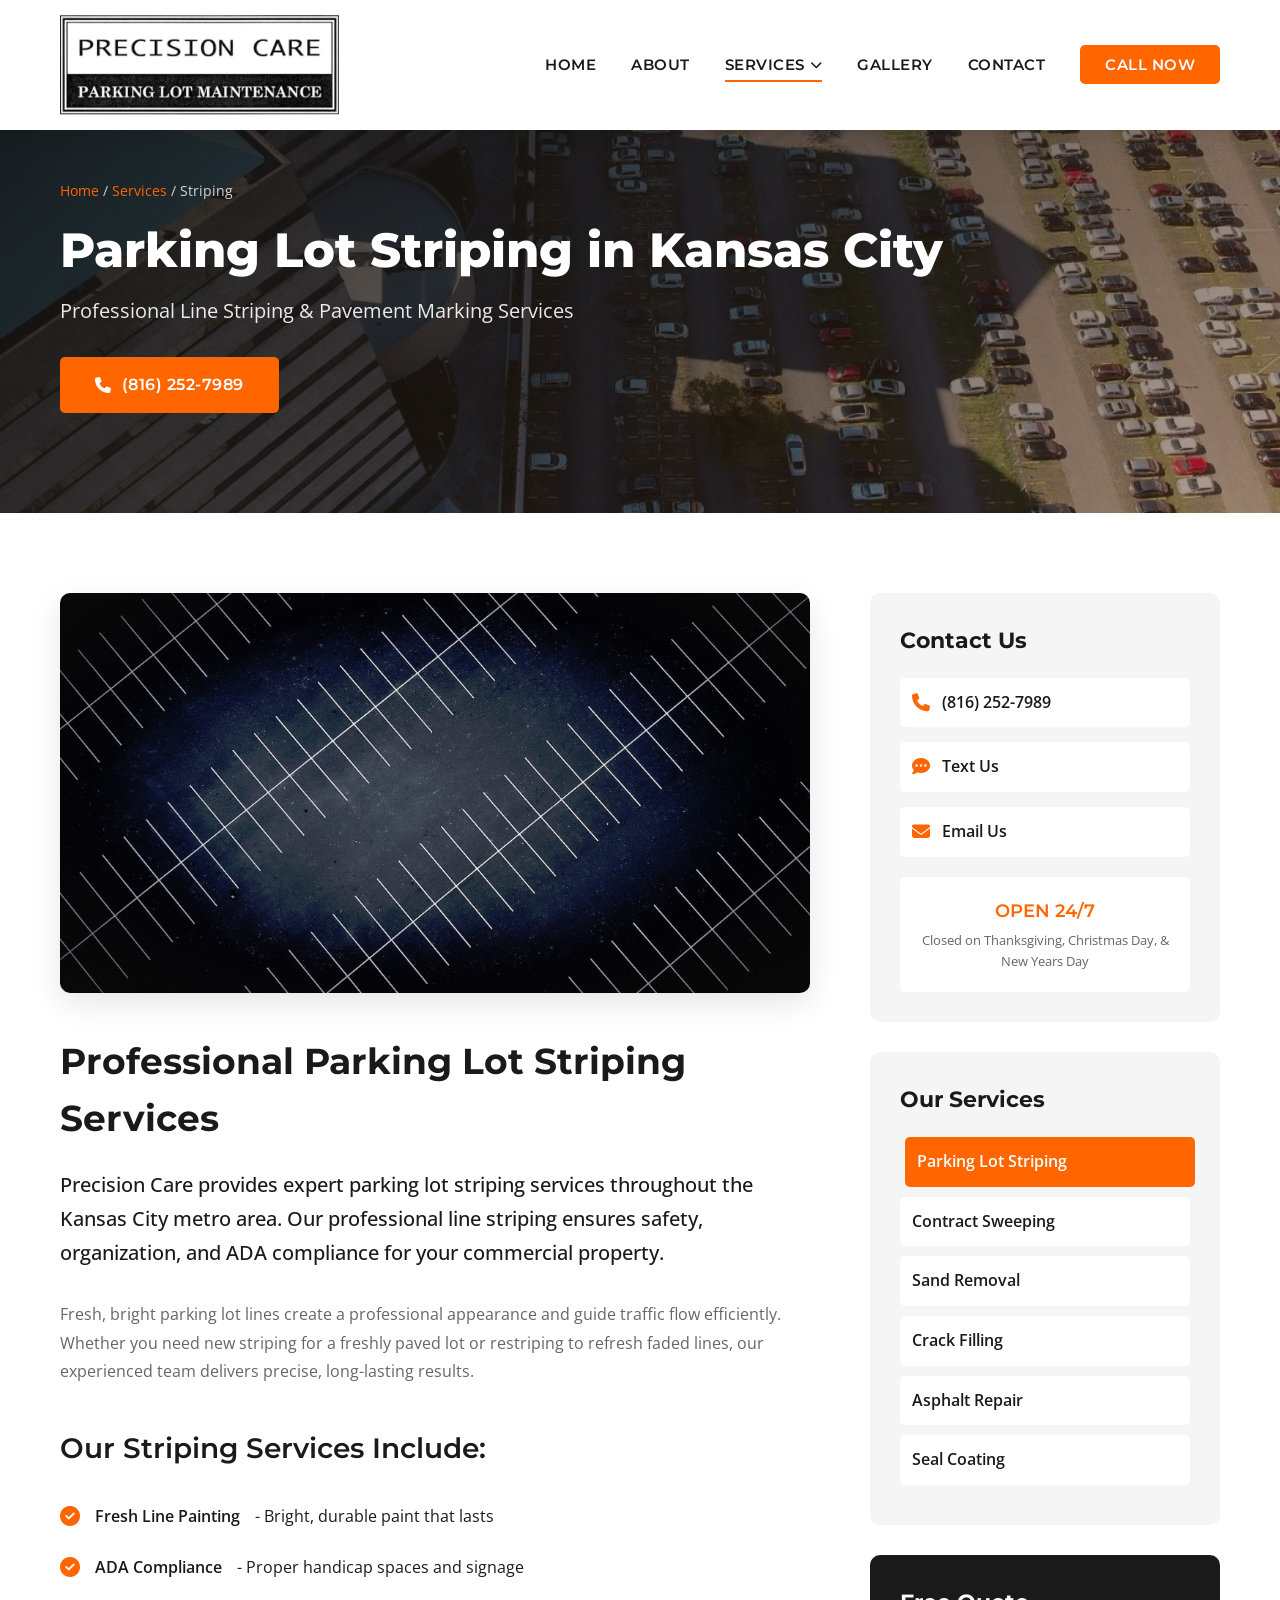
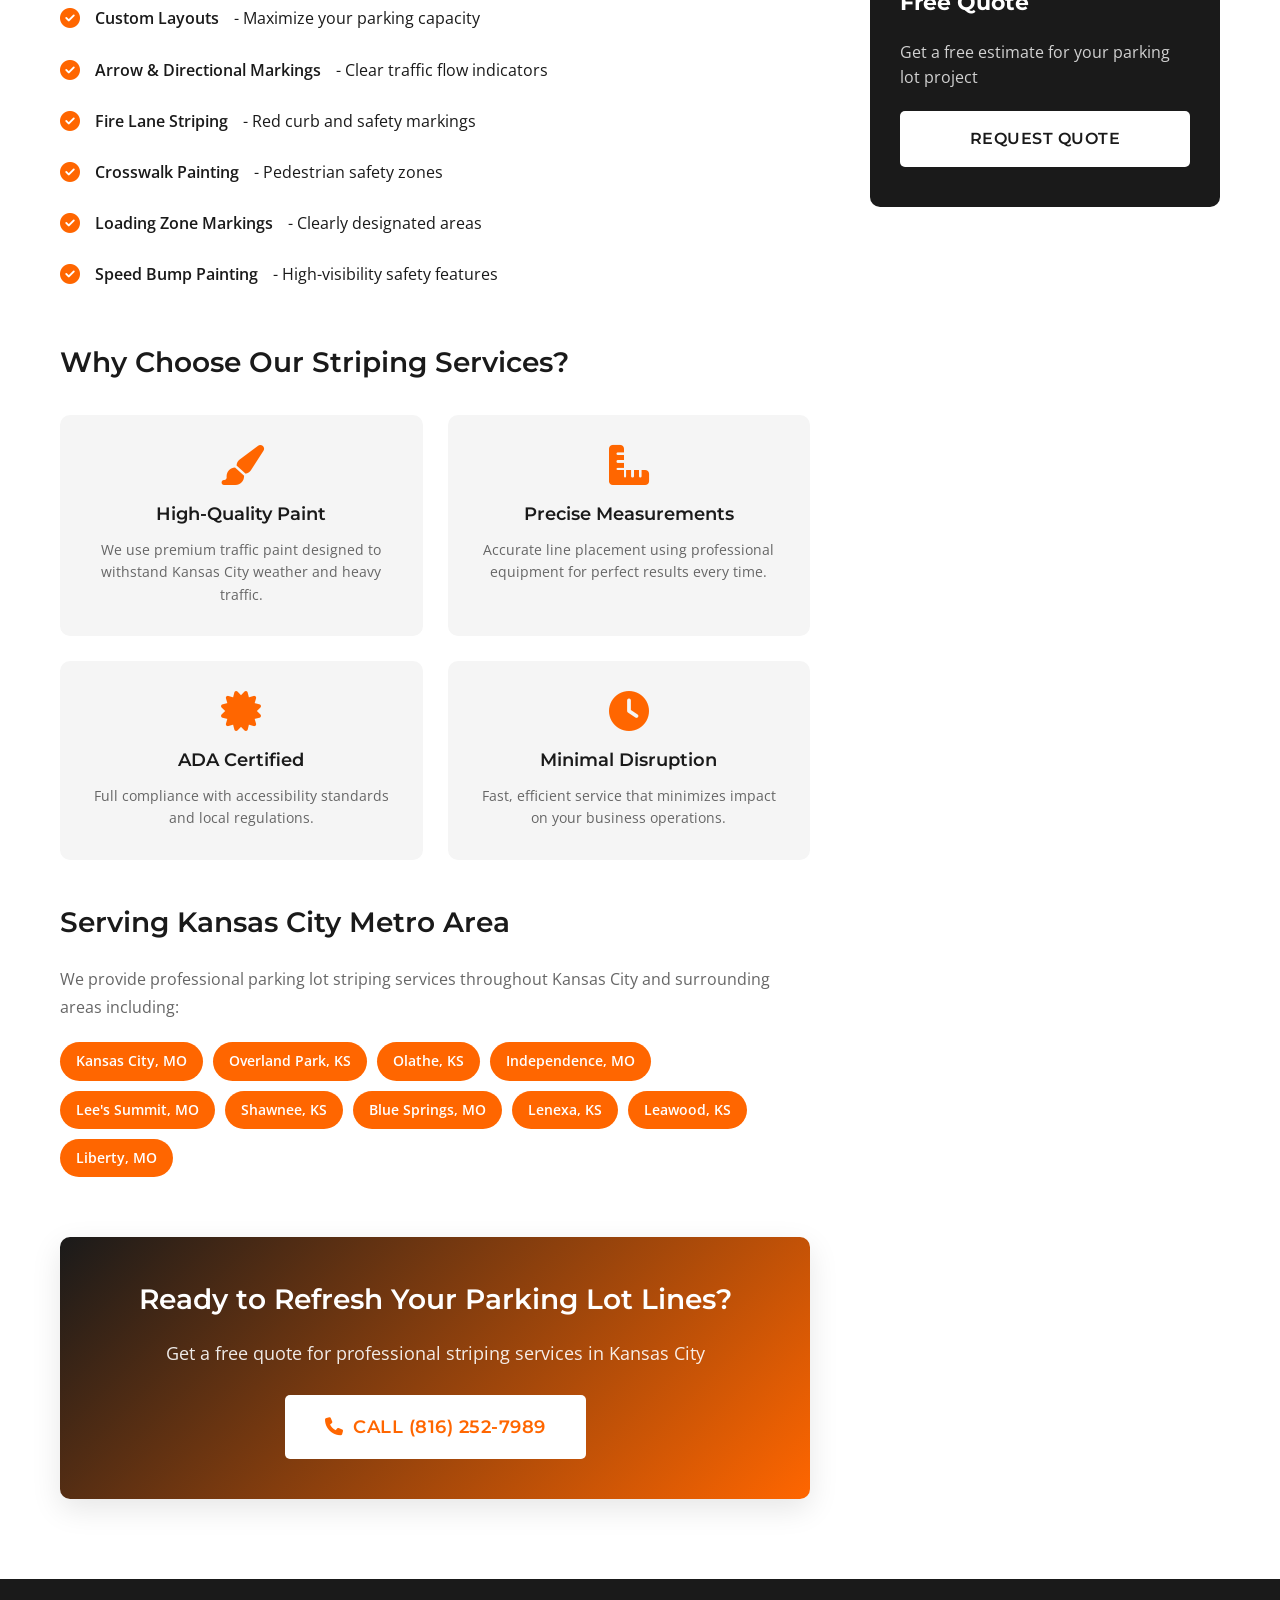
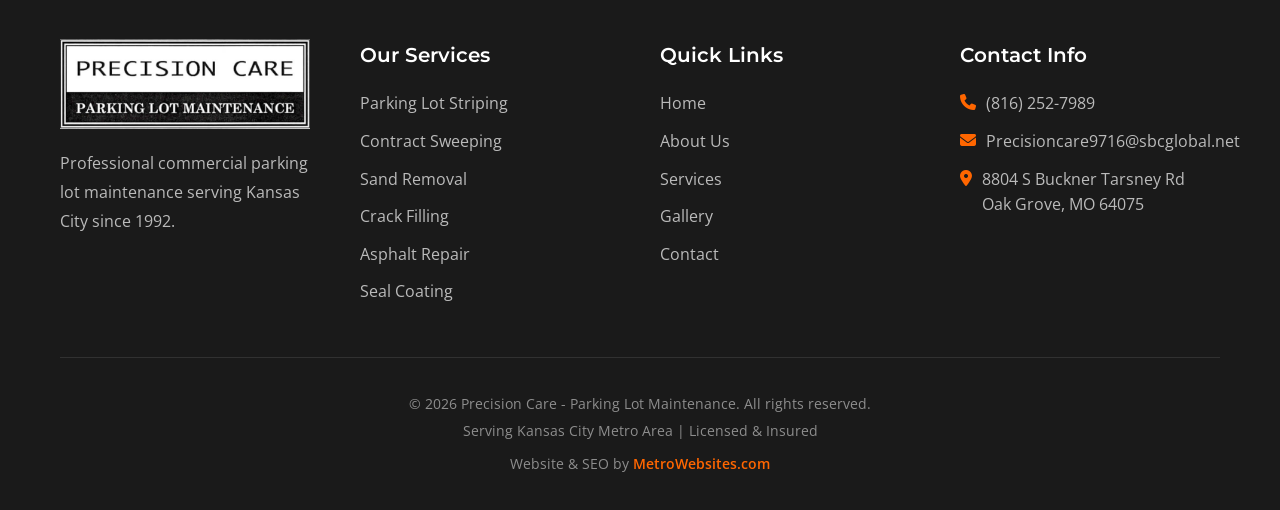
<file: services/striping.html>
<!DOCTYPE html>
<html lang="en">
<head>
    <meta charset="UTF-8">
    <meta name="viewport" content="width=device-width, initial-scale=1.0">
    <meta name="description" content="Professional parking lot striping services in Kansas City. ADA compliant line striping, fresh paint, custom layouts. Licensed & insured. Call (816) 252-7989 for free quote.">
    <meta name="keywords" content="parking lot striping Kansas City, line striping KC, parking lot painting, ADA striping, commercial striping Kansas City, parking lot lines">
    <meta name="geo.region" content="US-MO">
    <meta name="geo.placename" content="Kansas City">
    <title>Parking Lot Striping Kansas City | Line Painting Services KC</title>
    <link rel="icon" type="image/png" href="../images/icon-circle.png">
    <link rel="stylesheet" href="../css/styles.css">
    <link rel="preconnect" href="https://fonts.googleapis.com">
    <link rel="preconnect" href="https://fonts.gstatic.com" crossorigin>
    <link href="https://fonts.googleapis.com/css2?family=Montserrat:wght@400;600;700;800&family=Open+Sans:wght@400;600&display=swap" rel="stylesheet">
    <link rel="stylesheet" href="https://cdnjs.cloudflare.com/ajax/libs/font-awesome/6.4.0/css/all.min.css">
</head>
<body>
    <!-- Navigation -->
    <nav class="navbar" id="navbar">
        <div class="container nav-container">
            <div class="logo">
                <a href="../index.html">
                    <img src="../images/logo-full.png" alt="Precision Care Logo">
                </a>
            </div>
            <button class="mobile-menu-toggle" id="mobileMenuToggle">
                <span></span>
                <span></span>
                <span></span>
            </button>
            <ul class="nav-links" id="navLinks">
                <li><a href="../index.html" class="nav-link">Home</a></li>
                <li><a href="../index.html#about" class="nav-link">About</a></li>
                <li class="dropdown">
                    <a href="#" class="nav-link dropdown-toggle active">Services <i class="fas fa-chevron-down"></i></a>
                    <ul class="dropdown-menu">
                        <li><a href="striping.html">Parking Lot Striping</a></li>
                        <li><a href="sweeping.html">Contract Sweeping</a></li>
                        <li><a href="sand-removal.html">Sand Removal</a></li>
                        <li><a href="crack-filling.html">Crack Filling</a></li>
                        <li><a href="asphalt-repair.html">Asphalt Repair</a></li>
                        <li><a href="seal-coating.html">Seal Coating</a></li>
                    </ul>
                </li>
                <li><a href="../index.html#gallery" class="nav-link">Gallery</a></li>
                <li><a href="../index.html#contact" class="nav-link">Contact</a></li>
                <li><a href="tel:8162527989" class="nav-link cta-btn">Call Now</a></li>
            </ul>
        </div>
    </nav>

    <!-- Service Hero -->
    <section class="service-hero">
        <div class="service-hero-overlay"></div>
        <div class="container">
            <div class="service-hero-content">
                <div class="breadcrumb">
                    <a href="../index.html">Home</a> / <a href="../index.html#services">Services</a> / <span>Striping</span>
                </div>
                <h1>Parking Lot Striping in Kansas City</h1>
                <p class="service-hero-subtitle">Professional Line Striping & Pavement Marking Services</p>
                <a href="tel:8162527989" class="btn btn-primary"><i class="fas fa-phone"></i> (816) 252-7989</a>
            </div>
        </div>
    </section>

    <!-- Service Content -->
    <section class="service-content">
        <div class="container">
            <div class="service-layout">
                <div class="service-main">
                    <img src="../images/parking-lines-night.jpg" alt="Professional parking lot striping in Kansas City" class="service-featured-image">
                    
                    <h2>Professional Parking Lot Striping Services</h2>
                    <p class="lead">Precision Care provides expert parking lot striping services throughout the Kansas City metro area. Our professional line striping ensures safety, organization, and ADA compliance for your commercial property.</p>
                    
                    <p>Fresh, bright parking lot lines create a professional appearance and guide traffic flow efficiently. Whether you need new striping for a freshly paved lot or restriping to refresh faded lines, our experienced team delivers precise, long-lasting results.</p>

                    <h3>Our Striping Services Include:</h3>
                    <ul class="service-list">
                        <li><i class="fas fa-check-circle"></i> <strong>Fresh Line Painting</strong> - Bright, durable paint that lasts</li>
                        <li><i class="fas fa-check-circle"></i> <strong>ADA Compliance</strong> - Proper handicap spaces and signage</li>
                        <li><i class="fas fa-check-circle"></i> <strong>Custom Layouts</strong> - Maximize your parking capacity</li>
                        <li><i class="fas fa-check-circle"></i> <strong>Arrow & Directional Markings</strong> - Clear traffic flow indicators</li>
                        <li><i class="fas fa-check-circle"></i> <strong>Fire Lane Striping</strong> - Red curb and safety markings</li>
                        <li><i class="fas fa-check-circle"></i> <strong>Crosswalk Painting</strong> - Pedestrian safety zones</li>
                        <li><i class="fas fa-check-circle"></i> <strong>Loading Zone Markings</strong> - Clearly designated areas</li>
                        <li><i class="fas fa-check-circle"></i> <strong>Speed Bump Painting</strong> - High-visibility safety features</li>
                    </ul>

                    <h3>Why Choose Our Striping Services?</h3>
                    <div class="service-benefits">
                        <div class="benefit-card">
                            <i class="fas fa-paint-brush"></i>
                            <h4>High-Quality Paint</h4>
                            <p>We use premium traffic paint designed to withstand Kansas City weather and heavy traffic.</p>
                        </div>
                        <div class="benefit-card">
                            <i class="fas fa-ruler-combined"></i>
                            <h4>Precise Measurements</h4>
                            <p>Accurate line placement using professional equipment for perfect results every time.</p>
                        </div>
                        <div class="benefit-card">
                            <i class="fas fa-certificate"></i>
                            <h4>ADA Certified</h4>
                            <p>Full compliance with accessibility standards and local regulations.</p>
                        </div>
                        <div class="benefit-card">
                            <i class="fas fa-clock"></i>
                            <h4>Minimal Disruption</h4>
                            <p>Fast, efficient service that minimizes impact on your business operations.</p>
                        </div>
                    </div>

                    <h3>Serving Kansas City Metro Area</h3>
                    <p>We provide professional parking lot striping services throughout Kansas City and surrounding areas including:</p>
                    <div class="service-areas">
                        <span class="area-tag">Kansas City, MO</span>
                        <span class="area-tag">Overland Park, KS</span>
                        <span class="area-tag">Olathe, KS</span>
                        <span class="area-tag">Independence, MO</span>
                        <span class="area-tag">Lee's Summit, MO</span>
                        <span class="area-tag">Shawnee, KS</span>
                        <span class="area-tag">Blue Springs, MO</span>
                        <span class="area-tag">Lenexa, KS</span>
                        <span class="area-tag">Leawood, KS</span>
                        <span class="area-tag">Liberty, MO</span>
                    </div>

                    <div class="cta-box">
                        <h3>Ready to Refresh Your Parking Lot Lines?</h3>
                        <p>Get a free quote for professional striping services in Kansas City</p>
                        <a href="tel:8162527989" class="btn btn-primary btn-lg"><i class="fas fa-phone"></i> Call (816) 252-7989</a>
                    </div>
                </div>

                <aside class="service-sidebar">
                    <div class="sidebar-card">
                        <h3>Contact Us</h3>
                        <div class="sidebar-contact">
                            <a href="tel:8162527989" class="sidebar-contact-item">
                                <i class="fas fa-phone"></i>
                                <span>(816) 252-7989</span>
                            </a>
                            <a href="sms:8162527989" class="sidebar-contact-item">
                                <i class="fas fa-comment-dots"></i>
                                <span>Text Us</span>
                            </a>
                            <a href="mailto:Precisioncare9716@sbcglobal.net" class="sidebar-contact-item">
                                <i class="fas fa-envelope"></i>
                                <span>Email Us</span>
                            </a>
                        </div>
                        <div class="sidebar-hours">
                            <h4>OPEN 24/7</h4>
                            <p>Closed on Thanksgiving, Christmas Day, & New Years Day</p>
                        </div>
                    </div>

                    <div class="sidebar-card">
                        <h3>Our Services</h3>
                        <ul class="sidebar-services">
                            <li><a href="striping.html" class="active">Parking Lot Striping</a></li>
                            <li><a href="sweeping.html">Contract Sweeping</a></li>
                            <li><a href="sand-removal.html">Sand Removal</a></li>
                            <li><a href="crack-filling.html">Crack Filling</a></li>
                            <li><a href="asphalt-repair.html">Asphalt Repair</a></li>
                            <li><a href="seal-coating.html">Seal Coating</a></li>
                        </ul>
                    </div>

                    <div class="sidebar-card sidebar-cta">
                        <h3>Free Quote</h3>
                        <p>Get a free estimate for your parking lot project</p>
                        <a href="tel:8162527989" class="btn btn-secondary btn-block">Request Quote</a>
                    </div>
                </aside>
            </div>
        </div>
    </section>

    <!-- Footer -->
    <footer class="footer">
        <div class="container">
            <div class="footer-content">
                <div class="footer-col">
                    <img src="../images/logo-full.png" alt="Precision Care" class="footer-logo">
                    <p>Professional commercial parking lot maintenance serving Kansas City since 1992.</p>
                </div>
                
                <div class="footer-col">
                    <h4>Our Services</h4>
                    <ul>
                        <li><a href="striping.html">Parking Lot Striping</a></li>
                        <li><a href="sweeping.html">Contract Sweeping</a></li>
                        <li><a href="sand-removal.html">Sand Removal</a></li>
                        <li><a href="crack-filling.html">Crack Filling</a></li>
                        <li><a href="asphalt-repair.html">Asphalt Repair</a></li>
                        <li><a href="seal-coating.html">Seal Coating</a></li>
                    </ul>
                </div>
                
                <div class="footer-col">
                    <h4>Quick Links</h4>
                    <ul>
                        <li><a href="../index.html">Home</a></li>
                        <li><a href="../index.html#about">About Us</a></li>
                        <li><a href="../index.html#services">Services</a></li>
                        <li><a href="../index.html#gallery">Gallery</a></li>
                        <li><a href="../index.html#contact">Contact</a></li>
                    </ul>
                </div>
                
                <div class="footer-col">
                    <h4>Contact Info</h4>
                    <ul class="footer-contact">
                        <li>
                            <i class="fas fa-phone"></i>
                            <a href="tel:8162527989">(816) 252-7989</a>
                        </li>
                        <li>
                            <i class="fas fa-envelope"></i>
                            <a href="mailto:Precisioncare9716@sbcglobal.net">Precisioncare9716@sbcglobal.net</a>
                        </li>
                        <li>
                            <i class="fas fa-map-marker-alt"></i>
                            <span>8804 S Buckner Tarsney Rd<br>Oak Grove, MO 64075</span>
                        </li>
                    </ul>
                </div>
            </div>
            
            <div class="footer-bottom">
                <p>&copy; 2024 Precision Care - Parking Lot Maintenance. All rights reserved.</p>
                <p>Serving Kansas City Metro Area | Licensed & Insured</p>
                <p class="footer-credit">Website & SEO by <a href="https://MetroWebsites.com" target="_blank" rel="noopener">MetroWebsites.com</a></p>
            </div>
        </div>
    </footer>

    <!-- Scroll to Top Button -->
    <button class="scroll-top" id="scrollTop">
        <i class="fas fa-chevron-up"></i>
    </button>

    <script src="../js/script.js"></script>
</body>
</html>
</file>
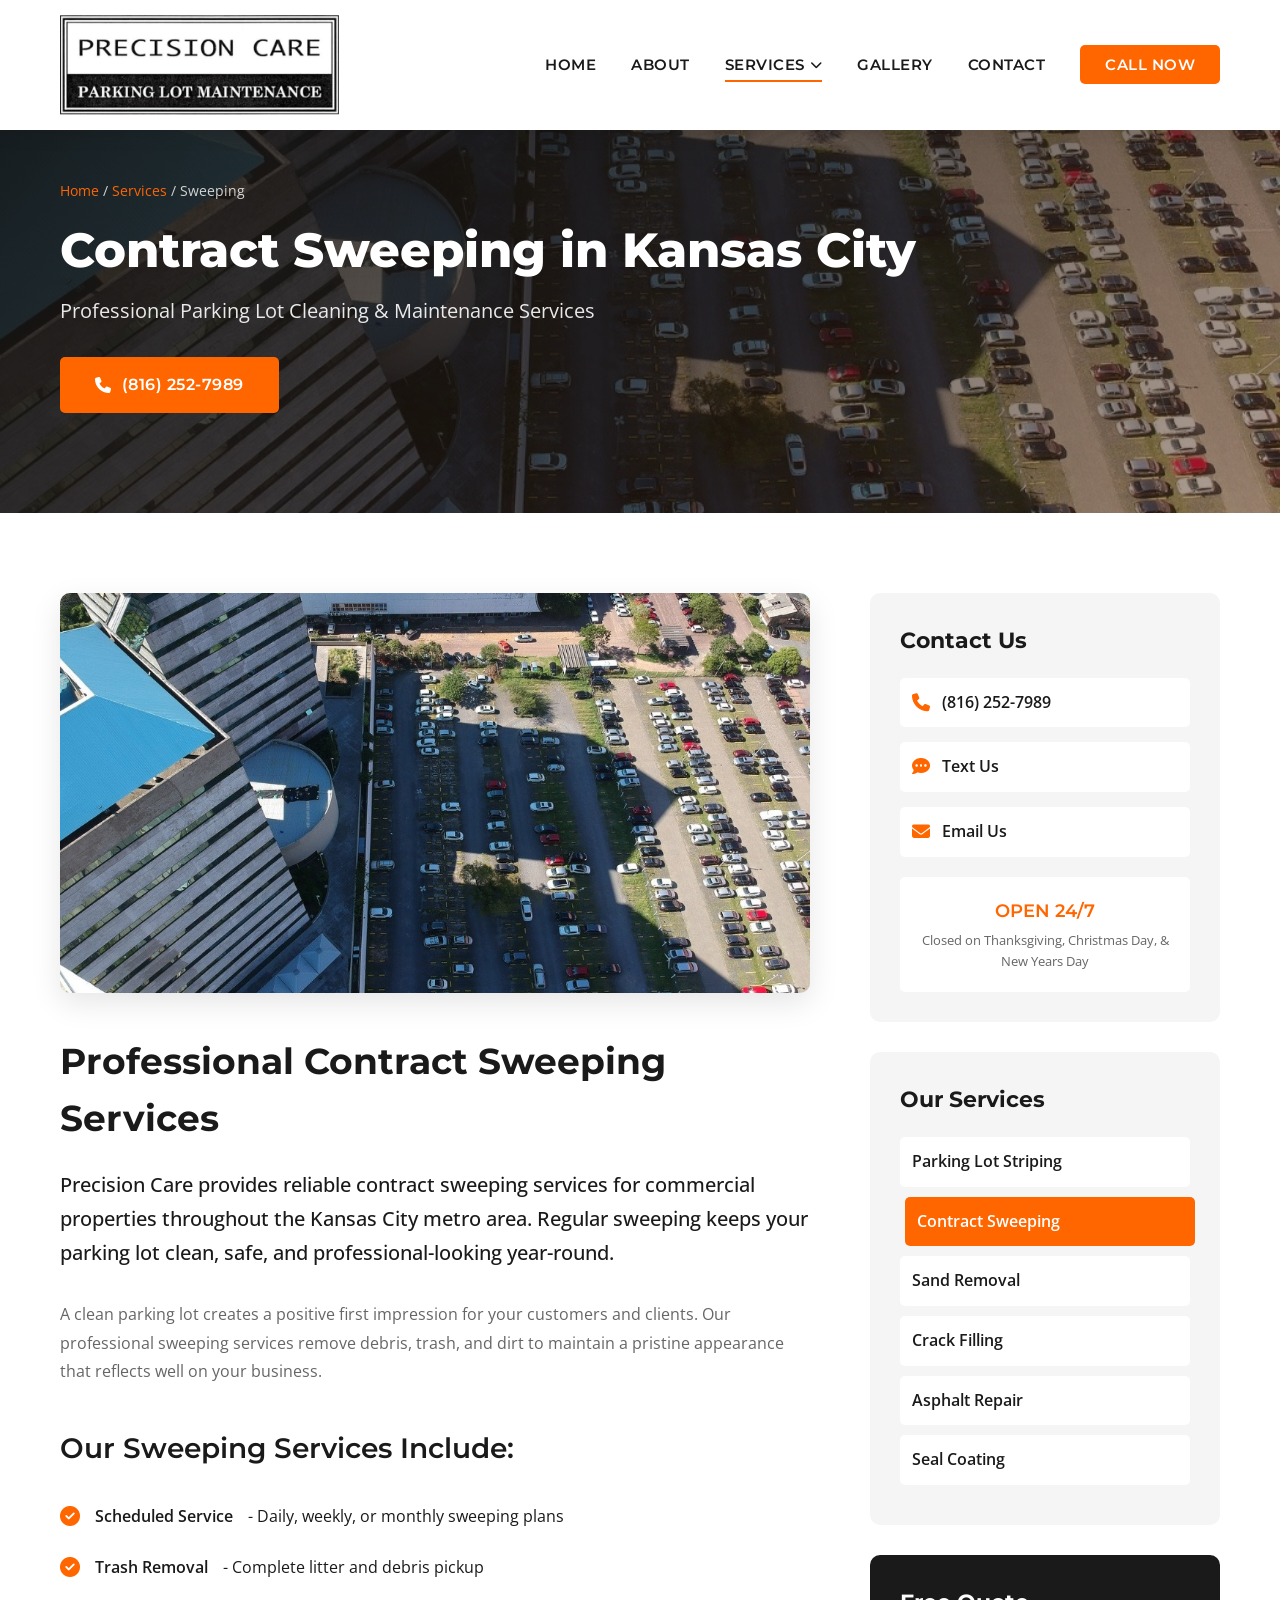
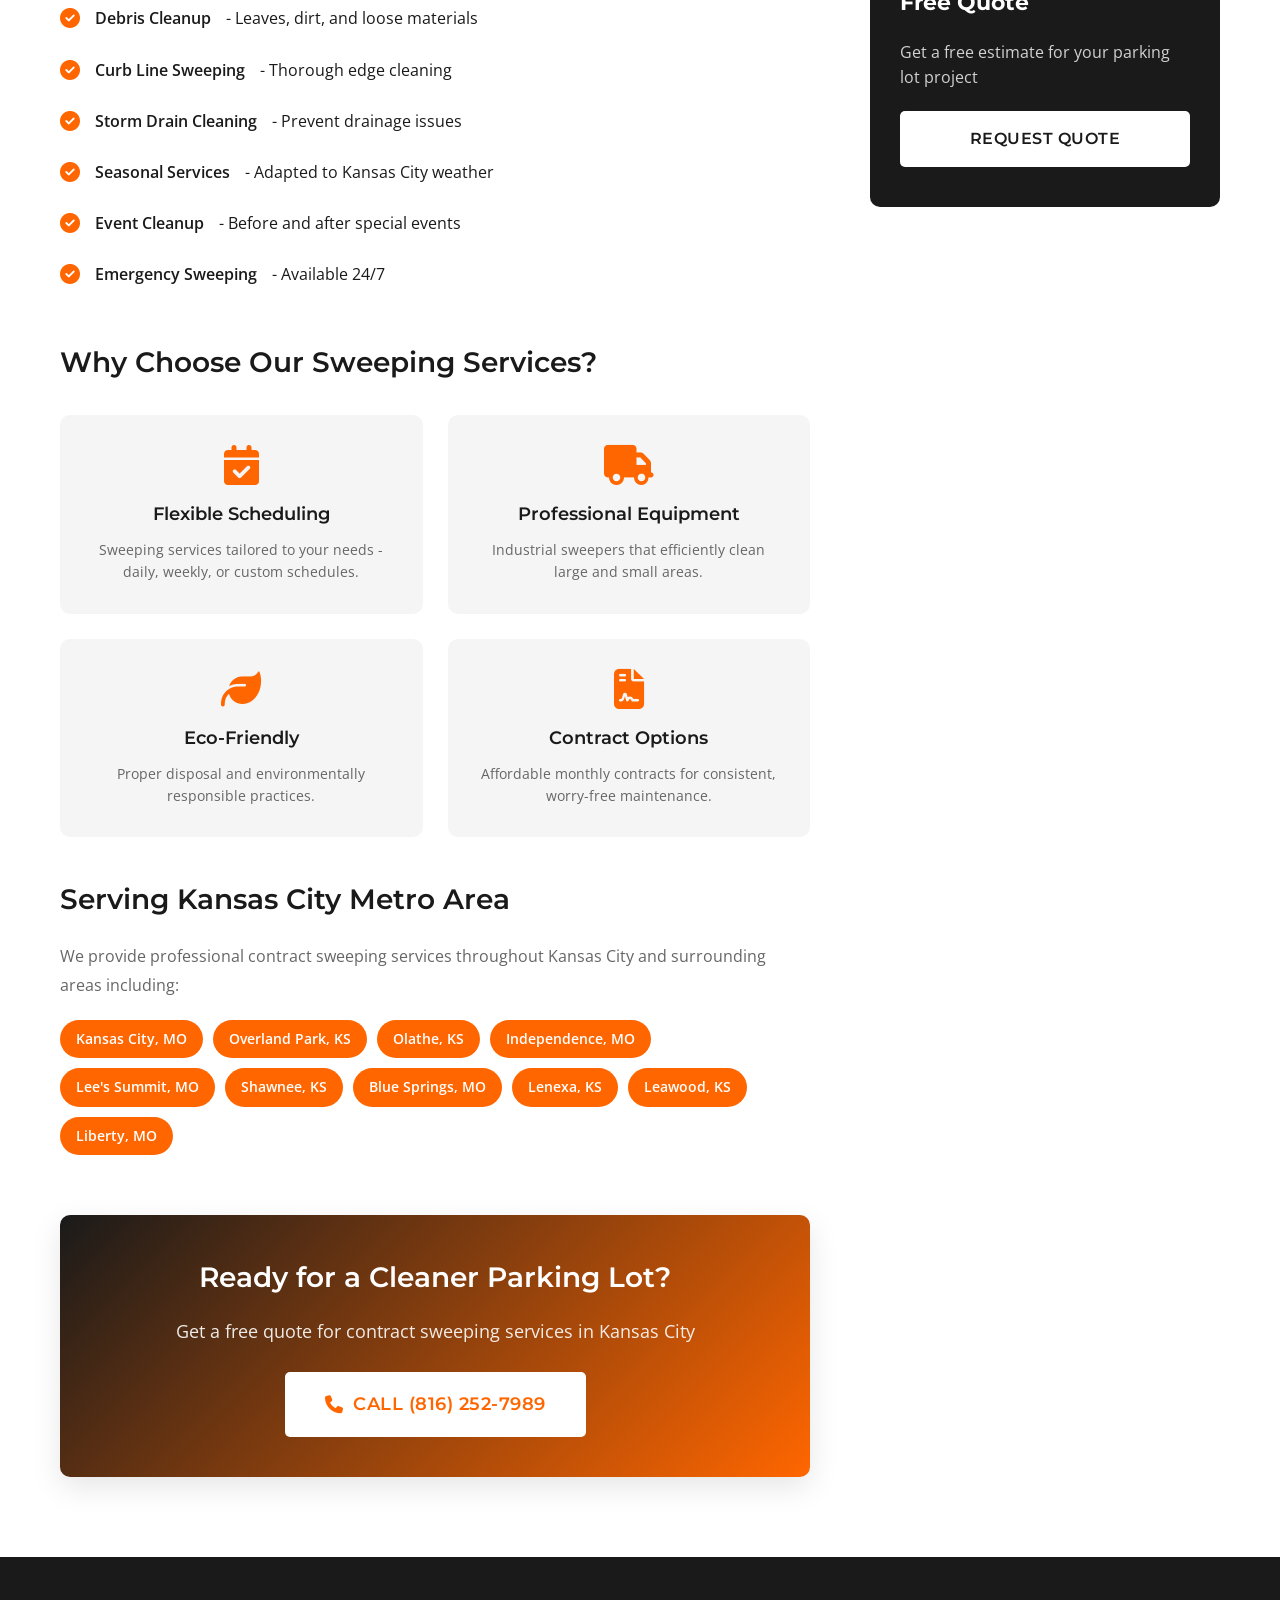
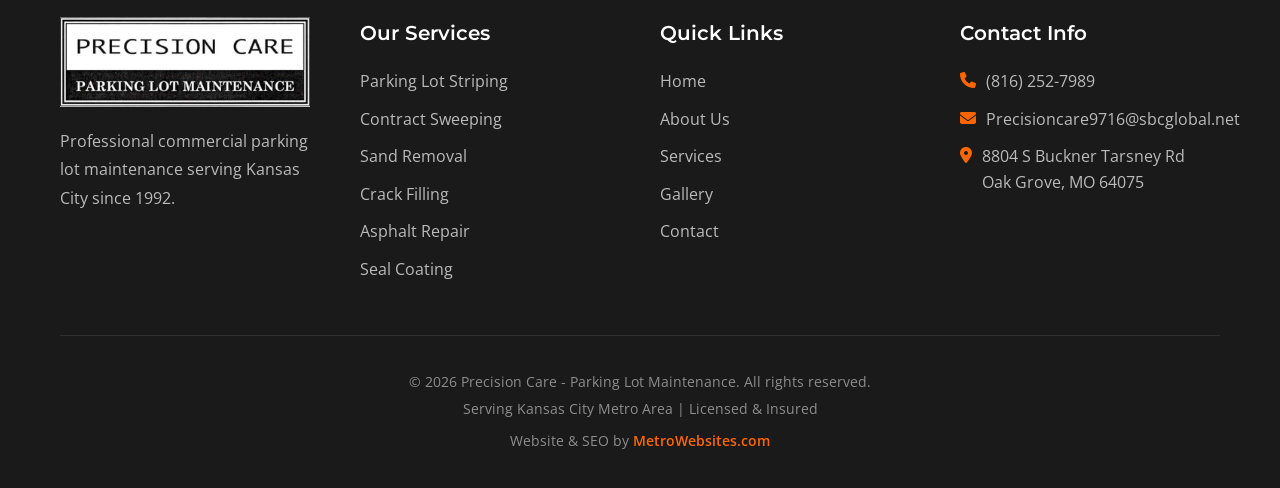
<file: services/sweeping.html>
<!DOCTYPE html>
<html lang="en">
<head>
    <meta charset="UTF-8">
    <meta name="viewport" content="width=device-width, initial-scale=1.0">
    <meta name="description" content="Professional parking lot sweeping services in Kansas City. Regular contract sweeping, debris removal, trash pickup. Keep your property clean. Call (816) 252-7989 for free quote.">
    <meta name="keywords" content="parking lot sweeping Kansas City, contract sweeping KC, parking lot cleaning, commercial sweeping Kansas City, lot maintenance, debris removal">
    <meta name="geo.region" content="US-MO">
    <meta name="geo.placename" content="Kansas City">
    <title>Contract Sweeping Kansas City | Parking Lot Cleaning Services KC</title>
    <link rel="icon" type="image/png" href="../images/icon-circle.png">
    <link rel="stylesheet" href="../css/styles.css">
    <link rel="preconnect" href="https://fonts.googleapis.com">
    <link rel="preconnect" href="https://fonts.gstatic.com" crossorigin>
    <link href="https://fonts.googleapis.com/css2?family=Montserrat:wght@400;600;700;800&family=Open+Sans:wght@400;600&display=swap" rel="stylesheet">
    <link rel="stylesheet" href="https://cdnjs.cloudflare.com/ajax/libs/font-awesome/6.4.0/css/all.min.css">
</head>
<body>
    <!-- Navigation -->
    <nav class="navbar" id="navbar">
        <div class="container nav-container">
            <div class="logo">
                <a href="../index.html">
                    <img src="../images/logo-full.png" alt="Precision Care Logo">
                </a>
            </div>
            <button class="mobile-menu-toggle" id="mobileMenuToggle">
                <span></span>
                <span></span>
                <span></span>
            </button>
            <ul class="nav-links" id="navLinks">
                <li><a href="../index.html" class="nav-link">Home</a></li>
                <li><a href="../index.html#about" class="nav-link">About</a></li>
                <li class="dropdown">
                    <a href="#" class="nav-link dropdown-toggle active">Services <i class="fas fa-chevron-down"></i></a>
                    <ul class="dropdown-menu">
                        <li><a href="striping.html">Parking Lot Striping</a></li>
                        <li><a href="sweeping.html">Contract Sweeping</a></li>
                        <li><a href="sand-removal.html">Sand Removal</a></li>
                        <li><a href="crack-filling.html">Crack Filling</a></li>
                        <li><a href="asphalt-repair.html">Asphalt Repair</a></li>
                        <li><a href="seal-coating.html">Seal Coating</a></li>
                    </ul>
                </li>
                <li><a href="../index.html#gallery" class="nav-link">Gallery</a></li>
                <li><a href="../index.html#contact" class="nav-link">Contact</a></li>
                <li><a href="tel:8162527989" class="nav-link cta-btn">Call Now</a></li>
            </ul>
        </div>
    </nav>

    <!-- Service Hero -->
    <section class="service-hero">
        <div class="service-hero-overlay"></div>
        <div class="container">
            <div class="service-hero-content">
                <div class="breadcrumb">
                    <a href="../index.html">Home</a> / <a href="../index.html#services">Services</a> / <span>Sweeping</span>
                </div>
                <h1>Contract Sweeping in Kansas City</h1>
                <p class="service-hero-subtitle">Professional Parking Lot Cleaning & Maintenance Services</p>
                <a href="tel:8162527989" class="btn btn-primary"><i class="fas fa-phone"></i> (816) 252-7989</a>
            </div>
        </div>
    </section>

    <!-- Service Content -->
    <section class="service-content">
        <div class="container">
            <div class="service-layout">
                <div class="service-main">
                    <img src="../images/parking-lot-aerial.jpg" alt="Professional parking lot sweeping in Kansas City" class="service-featured-image">
                    
                    <h2>Professional Contract Sweeping Services</h2>
                    <p class="lead">Precision Care provides reliable contract sweeping services for commercial properties throughout the Kansas City metro area. Regular sweeping keeps your parking lot clean, safe, and professional-looking year-round.</p>
                    
                    <p>A clean parking lot creates a positive first impression for your customers and clients. Our professional sweeping services remove debris, trash, and dirt to maintain a pristine appearance that reflects well on your business.</p>

                    <h3>Our Sweeping Services Include:</h3>
                    <ul class="service-list">
                        <li><i class="fas fa-check-circle"></i> <strong>Scheduled Service</strong> - Daily, weekly, or monthly sweeping plans</li>
                        <li><i class="fas fa-check-circle"></i> <strong>Trash Removal</strong> - Complete litter and debris pickup</li>
                        <li><i class="fas fa-check-circle"></i> <strong>Debris Cleanup</strong> - Leaves, dirt, and loose materials</li>
                        <li><i class="fas fa-check-circle"></i> <strong>Curb Line Sweeping</strong> - Thorough edge cleaning</li>
                        <li><i class="fas fa-check-circle"></i> <strong>Storm Drain Cleaning</strong> - Prevent drainage issues</li>
                        <li><i class="fas fa-check-circle"></i> <strong>Seasonal Services</strong> - Adapted to Kansas City weather</li>
                        <li><i class="fas fa-check-circle"></i> <strong>Event Cleanup</strong> - Before and after special events</li>
                        <li><i class="fas fa-check-circle"></i> <strong>Emergency Sweeping</strong> - Available 24/7</li>
                    </ul>

                    <h3>Why Choose Our Sweeping Services?</h3>
                    <div class="service-benefits">
                        <div class="benefit-card">
                            <i class="fas fa-calendar-check"></i>
                            <h4>Flexible Scheduling</h4>
                            <p>Sweeping services tailored to your needs - daily, weekly, or custom schedules.</p>
                        </div>
                        <div class="benefit-card">
                            <i class="fas fa-truck"></i>
                            <h4>Professional Equipment</h4>
                            <p>Industrial sweepers that efficiently clean large and small areas.</p>
                        </div>
                        <div class="benefit-card">
                            <i class="fas fa-leaf"></i>
                            <h4>Eco-Friendly</h4>
                            <p>Proper disposal and environmentally responsible practices.</p>
                        </div>
                        <div class="benefit-card">
                            <i class="fas fa-file-contract"></i>
                            <h4>Contract Options</h4>
                            <p>Affordable monthly contracts for consistent, worry-free maintenance.</p>
                        </div>
                    </div>

                    <h3>Serving Kansas City Metro Area</h3>
                    <p>We provide professional contract sweeping services throughout Kansas City and surrounding areas including:</p>
                    <div class="service-areas">
                        <span class="area-tag">Kansas City, MO</span>
                        <span class="area-tag">Overland Park, KS</span>
                        <span class="area-tag">Olathe, KS</span>
                        <span class="area-tag">Independence, MO</span>
                        <span class="area-tag">Lee's Summit, MO</span>
                        <span class="area-tag">Shawnee, KS</span>
                        <span class="area-tag">Blue Springs, MO</span>
                        <span class="area-tag">Lenexa, KS</span>
                        <span class="area-tag">Leawood, KS</span>
                        <span class="area-tag">Liberty, MO</span>
                    </div>

                    <div class="cta-box">
                        <h3>Ready for a Cleaner Parking Lot?</h3>
                        <p>Get a free quote for contract sweeping services in Kansas City</p>
                        <a href="tel:8162527989" class="btn btn-primary btn-lg"><i class="fas fa-phone"></i> Call (816) 252-7989</a>
                    </div>
                </div>

                <aside class="service-sidebar">
                    <div class="sidebar-card">
                        <h3>Contact Us</h3>
                        <div class="sidebar-contact">
                            <a href="tel:8162527989" class="sidebar-contact-item">
                                <i class="fas fa-phone"></i>
                                <span>(816) 252-7989</span>
                            </a>
                            <a href="sms:8162527989" class="sidebar-contact-item">
                                <i class="fas fa-comment-dots"></i>
                                <span>Text Us</span>
                            </a>
                            <a href="mailto:Precisioncare9716@sbcglobal.net" class="sidebar-contact-item">
                                <i class="fas fa-envelope"></i>
                                <span>Email Us</span>
                            </a>
                        </div>
                        <div class="sidebar-hours">
                            <h4>OPEN 24/7</h4>
                            <p>Closed on Thanksgiving, Christmas Day, & New Years Day</p>
                        </div>
                    </div>

                    <div class="sidebar-card">
                        <h3>Our Services</h3>
                        <ul class="sidebar-services">
                            <li><a href="striping.html">Parking Lot Striping</a></li>
                            <li><a href="sweeping.html" class="active">Contract Sweeping</a></li>
                            <li><a href="sand-removal.html">Sand Removal</a></li>
                            <li><a href="crack-filling.html">Crack Filling</a></li>
                            <li><a href="asphalt-repair.html">Asphalt Repair</a></li>
                            <li><a href="seal-coating.html">Seal Coating</a></li>
                        </ul>
                    </div>

                    <div class="sidebar-card sidebar-cta">
                        <h3>Free Quote</h3>
                        <p>Get a free estimate for your parking lot project</p>
                        <a href="tel:8162527989" class="btn btn-secondary btn-block">Request Quote</a>
                    </div>
                </aside>
            </div>
        </div>
    </section>

    <!-- Footer -->
    <footer class="footer">
        <div class="container">
            <div class="footer-content">
                <div class="footer-col">
                    <img src="../images/logo-full.png" alt="Precision Care" class="footer-logo">
                    <p>Professional commercial parking lot maintenance serving Kansas City since 1992.</p>
                </div>
                
                <div class="footer-col">
                    <h4>Our Services</h4>
                    <ul>
                        <li><a href="striping.html">Parking Lot Striping</a></li>
                        <li><a href="sweeping.html">Contract Sweeping</a></li>
                        <li><a href="sand-removal.html">Sand Removal</a></li>
                        <li><a href="crack-filling.html">Crack Filling</a></li>
                        <li><a href="asphalt-repair.html">Asphalt Repair</a></li>
                        <li><a href="seal-coating.html">Seal Coating</a></li>
                    </ul>
                </div>
                
                <div class="footer-col">
                    <h4>Quick Links</h4>
                    <ul>
                        <li><a href="../index.html">Home</a></li>
                        <li><a href="../index.html#about">About Us</a></li>
                        <li><a href="../index.html#services">Services</a></li>
                        <li><a href="../index.html#gallery">Gallery</a></li>
                        <li><a href="../index.html#contact">Contact</a></li>
                    </ul>
                </div>
                
                <div class="footer-col">
                    <h4>Contact Info</h4>
                    <ul class="footer-contact">
                        <li>
                            <i class="fas fa-phone"></i>
                            <a href="tel:8162527989">(816) 252-7989</a>
                        </li>
                        <li>
                            <i class="fas fa-envelope"></i>
                            <a href="mailto:Precisioncare9716@sbcglobal.net">Precisioncare9716@sbcglobal.net</a>
                        </li>
                        <li>
                            <i class="fas fa-map-marker-alt"></i>
                            <span>8804 S Buckner Tarsney Rd<br>Oak Grove, MO 64075</span>
                        </li>
                    </ul>
                </div>
            </div>
            
            <div class="footer-bottom">
                <p>&copy; 2024 Precision Care - Parking Lot Maintenance. All rights reserved.</p>
                <p>Serving Kansas City Metro Area | Licensed & Insured</p>
                <p class="footer-credit">Website & SEO by <a href="https://MetroWebsites.com" target="_blank" rel="noopener">MetroWebsites.com</a></p>
            </div>
        </div>
    </footer>

    <!-- Scroll to Top Button -->
    <button class="scroll-top" id="scrollTop">
        <i class="fas fa-chevron-up"></i>
    </button>

    <script src="../js/script.js"></script>
</body>
</html>
</file>
<file: css/styles.css>
/* ===================================
   PRECISION CARE - MODERN INDUSTRIAL DESIGN
   =================================== */

/* Reset & Base Styles */
* {
    margin: 0;
    padding: 0;
    box-sizing: border-box;
}

:root {
    /* Color Palette - Industrial & Professional */
    --primary-color: #1a1a1a;
    --secondary-color: #ff6600;
    --accent-color: #ffa500;
    --dark-bg: #0d0d0d;
    --light-bg: #f5f5f5;
    --text-dark: #1a1a1a;
    --text-light: #666;
    --white: #ffffff;
    --gray-light: #e0e0e0;
    --gray-medium: #999;
    --overlay: rgba(0, 0, 0, 0.7);
    
    /* Typography */
    --font-primary: 'Montserrat', sans-serif;
    --font-secondary: 'Open Sans', sans-serif;
    
    /* Spacing */
    --section-padding: 100px 0;
    --container-width: 1200px;
    
    /* Effects */
    --transition: all 0.3s ease;
    --box-shadow: 0 10px 30px rgba(0, 0, 0, 0.1);
    --box-shadow-hover: 0 15px 40px rgba(0, 0, 0, 0.2);
}

html {
    scroll-behavior: smooth;
}

body {
    font-family: var(--font-secondary);
    color: var(--text-dark);
    line-height: 1.6;
    overflow-x: hidden;
    -webkit-font-smoothing: antialiased;
    -moz-osx-font-smoothing: grayscale;
}

/* Touch optimization for mobile */
* {
    -webkit-tap-highlight-color: rgba(255, 102, 0, 0.1);
}

button, a, .nav-link, .dropdown-toggle {
    -webkit-tap-highlight-color: rgba(255, 102, 0, 0.2);
    touch-action: manipulation;
}

.container {
    max-width: var(--container-width);
    margin: 0 auto;
    padding: 0 20px;
}

img {
    max-width: 100%;
    height: auto;
    display: block;
}

a {
    text-decoration: none;
    color: inherit;
    transition: var(--transition);
}

/* ===================================
   NAVIGATION
   =================================== */

.navbar {
    position: fixed;
    top: 0;
    left: 0;
    width: 100%;
    background: var(--white);
    box-shadow: 0 2px 20px rgba(0, 0, 0, 0.1);
    z-index: 1000;
    transition: var(--transition);
}

.navbar.scrolled {
    box-shadow: 0 2px 30px rgba(0, 0, 0, 0.15);
}

.nav-container {
    display: flex;
    justify-content: space-between;
    align-items: center;
    padding: 15px 20px;
}

.logo img {
    height: 100px;
    width: auto;
}

.nav-links {
    display: flex;
    list-style: none;
    align-items: center;
    gap: 35px;
}

.nav-link {
    font-family: var(--font-primary);
    font-weight: 600;
    font-size: 15px;
    color: var(--text-dark);
    position: relative;
    text-transform: uppercase;
    letter-spacing: 0.5px;
}

.nav-link::after {
    content: '';
    position: absolute;
    bottom: -5px;
    left: 0;
    width: 0;
    height: 2px;
    background: var(--secondary-color);
    transition: var(--transition);
}

.nav-link:hover::after,
.nav-link.active::after {
    width: 100%;
}

.nav-link.cta-btn {
    background: var(--secondary-color);
    color: var(--white);
    padding: 10px 25px;
    border-radius: 5px;
}

.nav-link.cta-btn::after {
    display: none;
}

.nav-link.cta-btn:hover {
    background: #e65500;
    transform: translateY(-2px);
}

/* Dropdown Menu Styles */
.dropdown {
    position: relative;
}

.dropdown-toggle {
    display: flex;
    align-items: center;
    gap: 5px;
    cursor: pointer;
}

.dropdown-toggle i {
    font-size: 12px;
    transition: transform 0.3s ease;
}

.dropdown.active .dropdown-toggle i {
    transform: rotate(180deg);
}

.dropdown-menu {
    position: absolute;
    top: 100%;
    left: 0;
    background: var(--white);
    min-width: 240px;
    box-shadow: 0 10px 30px rgba(0, 0, 0, 0.15);
    border-radius: 8px;
    padding: 10px 0;
    list-style: none;
    opacity: 0;
    visibility: hidden;
    transform: translateY(-10px);
    transition: all 0.3s ease;
    z-index: 1000;
    margin-top: 15px;
}

.dropdown:hover .dropdown-menu,
.dropdown.active .dropdown-menu {
    opacity: 1;
    visibility: visible;
    transform: translateY(0);
}

.dropdown-menu li {
    margin: 0;
}

.dropdown-menu a {
    display: block;
    padding: 12px 25px;
    color: var(--text-dark);
    text-decoration: none;
    font-family: var(--font-primary);
    font-weight: 500;
    font-size: 14px;
    text-transform: none;
    letter-spacing: 0;
    transition: all 0.3s ease;
    position: relative;
}

.dropdown-menu a::after {
    display: none;
}

.dropdown-menu a:hover {
    background: var(--light-bg);
    color: var(--secondary-color);
    padding-left: 30px;
}

.mobile-menu-toggle {
    display: none;
    flex-direction: column;
    gap: 5px;
    background: none;
    border: none;
    cursor: pointer;
}

.mobile-menu-toggle span {
    width: 25px;
    height: 3px;
    background: var(--primary-color);
    border-radius: 2px;
    transition: var(--transition);
}

/* ===================================
   HERO SECTION
   =================================== */

.hero {
    position: relative;
    height: 100vh;
    min-height: 700px;
    background: linear-gradient(rgba(0, 0, 0, 0.5), rgba(0, 0, 0, 0.5)),
                url('../images/parking-lot-aerial.jpg') center/cover no-repeat;
    display: flex;
    align-items: center;
    justify-content: center;
    text-align: center;
    color: var(--white);
    overflow: hidden;
}

.hero-overlay {
    position: absolute;
    top: 0;
    left: 0;
    width: 100%;
    height: 100%;
    background: linear-gradient(135deg, rgba(0, 0, 0, 0.7), rgba(255, 102, 0, 0.2));
}

.hero-content {
    position: relative;
    z-index: 2;
    max-width: 900px;
    padding: 0 20px;
    animation: fadeInUp 1s ease;
}

.hero-badge {
    display: inline-block;
    background: var(--secondary-color);
    color: var(--white);
    padding: 8px 20px;
    border-radius: 30px;
    font-family: var(--font-primary);
    font-weight: 600;
    font-size: 14px;
    margin-bottom: 20px;
    text-transform: uppercase;
    letter-spacing: 1px;
}

.hero-title {
    font-family: var(--font-primary);
    font-size: 60px;
    font-weight: 800;
    line-height: 1.2;
    margin-bottom: 20px;
    text-transform: uppercase;
    letter-spacing: 2px;
}

.hero-subtitle {
    font-size: 24px;
    margin-bottom: 40px;
    color: rgba(255, 255, 255, 0.9);
}

.hero-buttons {
    display: flex;
    gap: 20px;
    justify-content: center;
    flex-wrap: wrap;
    margin-bottom: 60px;
}

.btn {
    display: inline-flex;
    align-items: center;
    gap: 10px;
    padding: 15px 35px;
    font-family: var(--font-primary);
    font-weight: 600;
    font-size: 16px;
    border-radius: 5px;
    cursor: pointer;
    transition: var(--transition);
    border: none;
    text-transform: uppercase;
    letter-spacing: 0.5px;
}

.btn-primary {
    background: var(--secondary-color);
    color: var(--white);
}

.btn-primary:hover {
    background: #e65500;
    transform: translateY(-3px);
    box-shadow: 0 10px 25px rgba(255, 102, 0, 0.3);
}

.btn-secondary {
    background: var(--white);
    color: var(--primary-color);
}

.btn-secondary:hover {
    background: var(--light-bg);
    transform: translateY(-3px);
    box-shadow: 0 10px 25px rgba(0, 0, 0, 0.2);
}

.btn-block {
    width: 100%;
    justify-content: center;
}

.hero-features {
    display: flex;
    gap: 40px;
    justify-content: center;
    flex-wrap: wrap;
}

.feature-item {
    display: flex;
    align-items: center;
    gap: 10px;
    font-size: 16px;
}

.feature-item i {
    color: var(--secondary-color);
    font-size: 24px;
}

.scroll-indicator {
    position: absolute;
    bottom: 30px;
    left: 50%;
    transform: translateX(-50%);
    font-size: 30px;
    color: var(--white);
    animation: bounce 2s infinite;
}

@keyframes bounce {
    0%, 20%, 50%, 80%, 100% {
        transform: translateX(-50%) translateY(0);
    }
    40% {
        transform: translateX(-50%) translateY(-10px);
    }
    60% {
        transform: translateX(-50%) translateY(-5px);
    }
}

@keyframes fadeInUp {
    from {
        opacity: 0;
        transform: translateY(30px);
    }
    to {
        opacity: 1;
        transform: translateY(0);
    }
}

/* ===================================
   TRUST BADGES
   =================================== */

.trust-badges {
    background: var(--white);
    padding: 60px 0;
    margin-top: -50px;
    position: relative;
    z-index: 10;
}

.badges-grid {
    display: grid;
    grid-template-columns: repeat(3, 1fr);
    gap: 60px;
    max-width: 900px;
    margin: 0 auto;
}

.badge-item {
    text-align: center;
    padding: 20px;
}

.badge-item i {
    font-size: 50px;
    color: var(--secondary-color);
    margin-bottom: 15px;
}

.badge-item h3 {
    font-family: var(--font-primary);
    font-size: 32px;
    font-weight: 700;
    color: var(--primary-color);
    margin-bottom: 5px;
}

.badge-item p {
    color: var(--text-light);
    font-size: 16px;
}

/* ===================================
   SECTION STYLES
   =================================== */

section {
    padding: var(--section-padding);
}

.section-label {
    display: inline-block;
    background: var(--light-bg);
    color: var(--secondary-color);
    padding: 8px 20px;
    border-radius: 30px;
    font-family: var(--font-primary);
    font-weight: 600;
    font-size: 14px;
    margin-bottom: 15px;
    text-transform: uppercase;
    letter-spacing: 1px;
}

.section-header {
    text-align: center;
    max-width: 700px;
    margin: 0 auto 60px;
}

.section-header h2 {
    font-family: var(--font-primary);
    font-size: 42px;
    font-weight: 700;
    color: var(--primary-color);
    margin-bottom: 15px;
    line-height: 1.3;
}

.section-header p {
    font-size: 18px;
    color: var(--text-light);
}

/* ===================================
   ABOUT SECTION
   =================================== */

.about {
    background: var(--white);
}

.about-content {
    display: grid;
    grid-template-columns: 1fr 1fr;
    gap: 80px;
    align-items: center;
}

.about-image {
    position: relative;
}

.about-image img {
    width: 100%;
    height: 600px;
    object-fit: cover;
    border-radius: 10px;
    box-shadow: var(--box-shadow);
}

.about-badge {
    position: absolute;
    bottom: 30px;
    right: 30px;
    background: var(--secondary-color);
    color: var(--white);
    padding: 30px;
    border-radius: 10px;
    text-align: center;
    box-shadow: var(--box-shadow);
}

.badge-number {
    display: block;
    font-family: var(--font-primary);
    font-size: 48px;
    font-weight: 800;
    line-height: 1;
}

.badge-text {
    display: block;
    font-size: 14px;
    margin-top: 5px;
}

.about-text h2 {
    font-family: var(--font-primary);
    font-size: 38px;
    font-weight: 700;
    color: var(--primary-color);
    margin-bottom: 20px;
    line-height: 1.3;
}

.lead {
    font-size: 20px;
    color: var(--text-dark);
    font-weight: 600;
    margin-bottom: 20px;
}

.about-text p {
    color: var(--text-light);
    margin-bottom: 30px;
    line-height: 1.8;
}

.about-features {
    display: flex;
    flex-direction: column;
    gap: 20px;
    margin: 40px 0;
}

.about-feature {
    display: flex;
    gap: 20px;
    align-items: flex-start;
}

.about-feature i {
    color: var(--secondary-color);
    font-size: 24px;
    margin-top: 5px;
}

.about-feature h4 {
    font-family: var(--font-primary);
    font-size: 18px;
    font-weight: 600;
    margin-bottom: 5px;
}

.about-feature p {
    color: var(--text-light);
    margin: 0;
}

/* ===================================
   SERVICES SECTION
   =================================== */

.services {
    background: var(--light-bg);
}

.services-grid {
    display: grid;
    grid-template-columns: repeat(auto-fit, minmax(350px, 1fr));
    gap: 30px;
}

.service-card {
    background: var(--white);
    border-radius: 10px;
    overflow: hidden;
    box-shadow: var(--box-shadow);
    transition: var(--transition);
    position: relative;
}

.service-card.featured {
    border: 3px solid var(--secondary-color);
}

.featured-badge {
    position: absolute;
    top: 20px;
    right: 20px;
    background: var(--secondary-color);
    color: var(--white);
    padding: 8px 15px;
    border-radius: 30px;
    font-size: 12px;
    font-weight: 600;
    text-transform: uppercase;
    z-index: 10;
}

.service-card:hover {
    transform: translateY(-10px);
    box-shadow: var(--box-shadow-hover);
}

.service-icon {
    position: absolute;
    top: 20px;
    left: 20px;
    width: 60px;
    height: 60px;
    background: var(--secondary-color);
    border-radius: 50%;
    display: flex;
    align-items: center;
    justify-content: center;
    z-index: 10;
}

.service-icon i {
    font-size: 28px;
    color: var(--white);
}

.service-image {
    height: 250px;
    overflow: hidden;
    position: relative;
}

.service-image a {
    display: block;
    width: 100%;
    height: 100%;
    cursor: pointer;
}

.service-image img {
    width: 100%;
    height: 100%;
    object-fit: cover;
    transition: var(--transition);
}

.service-card:hover .service-image img {
    transform: scale(1.1);
}

.service-card h3 {
    font-family: var(--font-primary);
    font-size: 24px;
    font-weight: 700;
    padding: 25px 25px 10px;
    color: var(--primary-color);
}

.service-card > p {
    padding: 0 25px 20px;
    color: var(--text-light);
    line-height: 1.6;
}

.service-features {
    list-style: none;
    padding: 0 25px 20px;
}

.service-features li {
    padding: 8px 0;
    color: var(--text-light);
    display: flex;
    align-items: center;
    gap: 10px;
}

.service-features i {
    color: var(--secondary-color);
    font-size: 14px;
}

.service-link {
    display: inline-flex;
    align-items: center;
    gap: 8px;
    padding: 0 25px 25px;
    color: var(--secondary-color);
    font-weight: 600;
    font-family: var(--font-primary);
    transition: var(--transition);
}

.service-link:hover {
    gap: 15px;
}

/* ===================================
   WHY CHOOSE US
   =================================== */

.why-choose {
    background: var(--white);
}

.why-choose-content {
    display: grid;
    grid-template-columns: 1fr 1fr;
    gap: 80px;
    align-items: center;
}

.why-choose-text h2 {
    font-family: var(--font-primary);
    font-size: 38px;
    font-weight: 700;
    color: var(--primary-color);
    margin-bottom: 20px;
    line-height: 1.3;
}

.why-choose-text > p {
    font-size: 18px;
    color: var(--text-light);
    margin-bottom: 40px;
    line-height: 1.8;
}

.why-features {
    display: flex;
    flex-direction: column;
    gap: 35px;
}

.why-feature {
    display: flex;
    gap: 25px;
    align-items: flex-start;
}

.why-icon {
    width: 70px;
    height: 70px;
    background: var(--light-bg);
    border-radius: 10px;
    display: flex;
    align-items: center;
    justify-content: center;
    flex-shrink: 0;
}

.why-icon i {
    font-size: 32px;
    color: var(--secondary-color);
}

.why-content h4 {
    font-family: var(--font-primary);
    font-size: 20px;
    font-weight: 600;
    margin-bottom: 8px;
    color: var(--primary-color);
}

.why-content p {
    color: var(--text-light);
    line-height: 1.6;
}

.why-choose-images {
    position: relative;
}

.image-stack {
    position: relative;
    height: 600px;
}

.stack-img-1,
.stack-img-2 {
    position: absolute;
    width: 70%;
    height: 400px;
    object-fit: cover;
    border-radius: 10px;
    box-shadow: var(--box-shadow);
}

.stack-img-1 {
    top: 0;
    right: 0;
    z-index: 2;
}

.stack-img-2 {
    bottom: 0;
    left: 0;
    z-index: 1;
}

/* ===================================
   GALLERY SECTION
   =================================== */

.gallery {
    background: var(--light-bg);
}

.gallery-grid {
    display: grid;
    grid-template-columns: repeat(auto-fit, minmax(350px, 1fr));
    gap: 25px;
}

.gallery-item {
    position: relative;
    height: 300px;
    overflow: hidden;
    border-radius: 10px;
    cursor: pointer;
}

.gallery-item img {
    width: 100%;
    height: 100%;
    object-fit: cover;
    transition: var(--transition);
}

.gallery-overlay {
    position: absolute;
    top: 0;
    left: 0;
    width: 100%;
    height: 100%;
    background: linear-gradient(to top, rgba(0, 0, 0, 0.9), transparent);
    display: flex;
    flex-direction: column;
    justify-content: flex-end;
    padding: 25px;
    opacity: 0;
    transition: var(--transition);
}

.gallery-item:hover .gallery-overlay {
    opacity: 1;
}

.gallery-item:hover img {
    transform: scale(1.1);
}

.gallery-overlay h4 {
    color: var(--white);
    font-family: var(--font-primary);
    font-size: 22px;
    font-weight: 600;
    margin-bottom: 5px;
}

.gallery-overlay p {
    color: rgba(255, 255, 255, 0.8);
    font-size: 14px;
}

/* ===================================
   CONTACT SECTION
   =================================== */

.contact {
    background: var(--dark-bg);
    color: var(--white);
}

.contact-wrapper-centered {
    text-align: center;
    max-width: 1000px;
    margin: 0 auto;
}

.contact-wrapper-centered h2 {
    font-family: var(--font-primary);
    font-size: 42px;
    font-weight: 700;
    margin-bottom: 20px;
    line-height: 1.3;
}

.contact-wrapper-centered .lead {
    color: rgba(255, 255, 255, 0.8);
    margin-bottom: 50px;
    font-size: 20px;
}

.contact-methods {
    display: grid;
    grid-template-columns: repeat(3, 1fr);
    gap: 30px;
    margin-bottom: 60px;
}

.contact-method-card {
    background: var(--white);
    color: var(--primary-color);
    padding: 40px 30px;
    border-radius: 10px;
    transition: var(--transition);
    cursor: pointer;
    display: flex;
    flex-direction: column;
    align-items: center;
    text-align: center;
    min-width: 0;
}

.contact-method-card:hover {
    transform: translateY(-10px);
    box-shadow: var(--box-shadow-hover);
}

.contact-method-icon {
    width: 80px;
    height: 80px;
    background: var(--secondary-color);
    border-radius: 50%;
    display: flex;
    align-items: center;
    justify-content: center;
    margin-bottom: 20px;
    transition: var(--transition);
}

.contact-method-card:hover .contact-method-icon {
    transform: scale(1.1);
    background: var(--accent-color);
}

.contact-method-icon i {
    font-size: 36px;
    color: var(--white);
}

.contact-method-card h3 {
    font-family: var(--font-primary);
    font-size: 24px;
    font-weight: 700;
    margin-bottom: 10px;
}

.contact-method-value {
    color: var(--secondary-color);
    font-weight: 600;
    font-size: 16px;
    margin-bottom: 15px;
    word-break: keep-all;
    white-space: nowrap;
    overflow: hidden;
    text-overflow: ellipsis;
}

.contact-method-action {
    color: var(--text-light);
    font-size: 14px;
    font-weight: 600;
    display: flex;
    align-items: center;
    gap: 8px;
    transition: var(--transition);
}

.contact-method-card:hover .contact-method-action {
    color: var(--secondary-color);
    gap: 12px;
}

.contact-details-bottom {
    display: grid;
    grid-template-columns: repeat(3, 1fr);
    gap: 40px;
    padding-top: 40px;
    border-top: 1px solid rgba(255, 255, 255, 0.1);
}

.contact-detail {
    display: flex;
    flex-direction: column;
    align-items: center;
    text-align: center;
    gap: 15px;
}

.contact-icon {
    width: 60px;
    height: 60px;
    background: var(--secondary-color);
    border-radius: 50%;
    display: flex;
    align-items: center;
    justify-content: center;
    flex-shrink: 0;
}

.contact-icon i {
    font-size: 24px;
    color: var(--white);
}

.contact-text h4 {
    font-family: var(--font-primary);
    font-size: 18px;
    font-weight: 600;
    margin-bottom: 5px;
    color: var(--white);
}

.contact-text p {
    color: rgba(255, 255, 255, 0.7);
    line-height: 1.6;
    font-size: 15px;
}

.google-rating {
    display: flex;
    flex-direction: row;
    align-items: center;
    justify-content: center;
    gap: 5px;
    flex-wrap: wrap;
}

.google-rating i {
    color: #ffc107;
    font-size: 20px;
    display: inline-block;
}

.google-rating p {
    margin: 0;
    margin-left: 10px;
    font-weight: 600;
    color: var(--white);
    font-size: 16px;
    white-space: nowrap;
}

/* ===================================
   FOOTER
   =================================== */

.footer {
    background: var(--primary-color);
    color: var(--white);
    padding: 60px 0 30px;
}

.footer-content {
    display: grid;
    grid-template-columns: repeat(auto-fit, minmax(250px, 1fr));
    gap: 40px;
    margin-bottom: 40px;
}

.footer-logo {
    max-width: 250px;
    margin-bottom: 20px;
}

.footer-col p {
    color: rgba(255, 255, 255, 0.7);
    line-height: 1.8;
    margin-bottom: 20px;
}

.footer-social {
    display: flex;
    gap: 15px;
}

.footer-social a {
    width: 40px;
    height: 40px;
    background: rgba(255, 255, 255, 0.1);
    border-radius: 50%;
    display: flex;
    align-items: center;
    justify-content: center;
    transition: var(--transition);
}

.footer-social a:hover {
    background: var(--secondary-color);
    transform: translateY(-3px);
}

.footer-col h4 {
    font-family: var(--font-primary);
    font-size: 20px;
    font-weight: 600;
    margin-bottom: 20px;
}

.footer-col ul {
    list-style: none;
}

.footer-col ul li {
    margin-bottom: 12px;
}

.footer-col ul li a {
    color: rgba(255, 255, 255, 0.7);
    transition: var(--transition);
}

.footer-col ul li a:hover {
    color: var(--secondary-color);
    padding-left: 5px;
}

.footer-contact li {
    display: flex;
    align-items: flex-start;
    gap: 10px;
    color: rgba(255, 255, 255, 0.7);
}

.footer-contact i {
    color: var(--secondary-color);
    margin-top: 3px;
}

.footer-bottom {
    text-align: center;
    padding-top: 30px;
    border-top: 1px solid rgba(255, 255, 255, 0.1);
}

.footer-bottom p {
    color: rgba(255, 255, 255, 0.5);
    font-size: 14px;
    margin: 5px 0;
}

.footer-credit {
    margin-top: 10px !important;
}

.footer-credit a {
    color: var(--secondary-color);
    font-weight: 600;
    transition: var(--transition);
}

.footer-credit a:hover {
    color: var(--accent-color);
}

/* ===================================
   SCROLL TO TOP BUTTON
   =================================== */

.scroll-top {
    position: fixed;
    bottom: 30px;
    right: 30px;
    width: 50px;
    height: 50px;
    background: var(--secondary-color);
    color: var(--white);
    border: none;
    border-radius: 50%;
    font-size: 20px;
    cursor: pointer;
    display: none;
    align-items: center;
    justify-content: center;
    box-shadow: var(--box-shadow);
    transition: var(--transition);
    z-index: 999;
}

.scroll-top.visible {
    display: flex;
}

.scroll-top:hover {
    background: #e65500;
    transform: translateY(-5px);
}

/* ===================================
   RESPONSIVE DESIGN
   =================================== */

@media (max-width: 1024px) {
    .about-content,
    .why-choose-content {
        grid-template-columns: 1fr;
        gap: 50px;
    }
    
    .contact-methods,
    .contact-details-bottom {
        grid-template-columns: 1fr;
        gap: 30px;
    }
    
    .image-stack {
        height: 500px;
    }
    
    .services-grid,
    .gallery-grid {
        grid-template-columns: repeat(auto-fit, minmax(300px, 1fr));
    }
}

@media (max-width: 768px) {
    .mobile-menu-toggle {
        display: flex;
    }
    
    .logo img {
        height: 70px;
    }
    
    .nav-links {
        position: fixed;
        top: 100px;
        left: -100%;
        width: 100%;
        height: calc(100vh - 100px);
        background: var(--white);
        flex-direction: column;
        padding: 40px 20px;
        transition: var(--transition);
        box-shadow: 0 10px 30px rgba(0, 0, 0, 0.1);
        overflow-y: auto;
        z-index: 999;
    }
    
    .nav-links.active {
        left: 0;
    }
    
    /* Mobile Dropdown Styles */
    .dropdown {
        width: 100%;
    }
    
    .dropdown-toggle {
        justify-content: center;
        width: 100%;
        cursor: pointer;
        -webkit-tap-highlight-color: transparent;
    }
    
    .dropdown-menu {
        position: static;
        opacity: 1;
        visibility: visible;
        transform: none;
        box-shadow: none;
        background: var(--light-bg);
        margin-top: 10px;
        border-radius: 5px;
        max-height: 0;
        overflow: hidden;
        transition: max-height 0.3s ease;
        width: 100%;
    }
    
    .dropdown.active .dropdown-menu {
        max-height: 400px;
    }
    
    .dropdown-menu a {
        padding: 12px 20px;
        font-size: 14px;
    }
    
    .nav-link.cta-btn {
        width: 100%;
        text-align: center;
        margin-top: 10px;
    }
    
    .hero-title {
        font-size: 40px;
    }
    
    .hero-subtitle {
        font-size: 18px;
    }
    
    .hero-buttons {
        flex-direction: column;
        align-items: stretch;
    }
    
    .section-header h2 {
        font-size: 32px;
    }
    
    .about-text h2,
    .why-choose-text h2,
    .contact-wrapper-centered h2 {
        font-size: 28px;
    }
    
    .contact-methods,
    .contact-details-bottom {
        grid-template-columns: 1fr;
    }
    
    .badges-grid {
        grid-template-columns: 1fr;
        gap: 30px;
    }
    
    .services-grid,
    .gallery-grid {
        grid-template-columns: 1fr;
    }
    
    .footer-content {
        grid-template-columns: 1fr;
    }
    
    /* Service Pages Mobile */
    .service-layout {
        grid-template-columns: 1fr;
    }
    
    .service-sidebar {
        margin-top: 40px;
    }
}

@media (max-width: 480px) {
    .logo img {
        height: 60px;
    }
    
    .hero-title {
        font-size: 32px;
    }
    
    .hero-features {
        flex-direction: column;
        gap: 15px;
    }
    
    .badges-grid {
        grid-template-columns: 1fr;
    }
    
    .contact-method-card {
        padding: 30px 20px;
    }
    
    .contact-method-value {
        font-size: 14px;
        word-break: break-word;
        white-space: normal;
    }
    
    /* Service Pages Mobile */
    .service-hero h1 {
        font-size: 28px;
    }
    
    .service-hero-subtitle {
        font-size: 14px;
    }
    
    .breadcrumb {
        font-size: 12px;
    }
    
    .btn {
        padding: 12px 24px;
        font-size: 14px;
    }
    
    .sidebar-card {
        padding: 20px;
    }
    
    .sidebar-card h3 {
        font-size: 18px;
    }
}

/* ===================================
   SERVICE PAGES
   =================================== */

.service-hero {
    position: relative;
    padding: 180px 0 100px;
    background: linear-gradient(135deg, rgba(26, 26, 26, 0.95), rgba(255, 102, 0, 0.15)),
                url('../images/parking-lot-aerial.jpg') center/cover no-repeat;
    color: var(--white);
}

.service-hero-overlay {
    position: absolute;
    top: 0;
    left: 0;
    width: 100%;
    height: 100%;
    background: rgba(0, 0, 0, 0.3);
}

.service-hero-content {
    position: relative;
    z-index: 2;
}

.breadcrumb {
    font-size: 14px;
    margin-bottom: 20px;
    color: rgba(255, 255, 255, 0.8);
}

.breadcrumb a {
    color: var(--secondary-color);
    transition: var(--transition);
}

.breadcrumb a:hover {
    color: var(--accent-color);
}

.service-hero h1 {
    font-family: var(--font-primary);
    font-size: 48px;
    font-weight: 800;
    margin-bottom: 15px;
    line-height: 1.2;
}

.service-hero-subtitle {
    font-size: 20px;
    margin-bottom: 30px;
    color: rgba(255, 255, 255, 0.9);
}

.service-content {
    padding: 80px 0;
    background: var(--white);
}

.service-layout {
    display: grid;
    grid-template-columns: 1fr 350px;
    gap: 60px;
}

.service-main {
    max-width: 800px;
}

.service-featured-image {
    width: 100%;
    height: 400px;
    object-fit: cover;
    border-radius: 10px;
    margin-bottom: 40px;
    box-shadow: var(--box-shadow);
}

.service-main h2 {
    font-family: var(--font-primary);
    font-size: 36px;
    font-weight: 700;
    color: var(--primary-color);
    margin-bottom: 20px;
}

.service-main h3 {
    font-family: var(--font-primary);
    font-size: 28px;
    font-weight: 600;
    color: var(--primary-color);
    margin: 40px 0 20px;
}

.service-main p {
    color: var(--text-light);
    line-height: 1.8;
    margin-bottom: 20px;
}

.service-main .lead {
    font-size: 20px;
    font-weight: 500;
    color: var(--text-dark);
    line-height: 1.7;
    margin-bottom: 30px;
}

/* Service page list styling */
.service-main ul {
    list-style: none;
    padding: 0;
    margin: 20px 0 30px;
}

.service-main ul li {
    padding: 12px 0;
    color: var(--text-dark);
    display: flex;
    align-items: flex-start;
    gap: 15px;
    line-height: 1.7;
    font-size: 16px;
}

.service-main ul li i {
    color: var(--secondary-color);
    font-size: 20px;
    margin-top: 3px;
    flex-shrink: 0;
}

.service-main ul li strong {
    color: var(--primary-color);
    font-weight: 600;
}

.service-main ol {
    list-style: none;
    counter-reset: item;
    padding: 0;
    margin: 20px 0 30px;
}

.service-main ol li {
    counter-increment: item;
    padding: 15px 0;
    color: var(--text-dark);
    line-height: 1.7;
    position: relative;
    padding-left: 40px;
}

.service-main ol li:before {
    content: counter(item);
    position: absolute;
    left: 0;
    top: 15px;
    background: var(--secondary-color);
    color: var(--white);
    width: 28px;
    height: 28px;
    border-radius: 50%;
    display: flex;
    align-items: center;
    justify-content: center;
    font-weight: 700;
    font-size: 14px;
}

.service-main ol li strong {
    color: var(--primary-color);
    font-weight: 600;
}

/* Service areas grid */
.service-areas {
    display: grid;
    grid-template-columns: repeat(2, 1fr);
    gap: 20px;
    margin: 20px 0 30px;
}

.service-areas ul {
    margin: 0;
}

.service-areas ul li i {
    color: var(--secondary-color);
}

/* CTA Box */
.cta-box {
    background: linear-gradient(135deg, var(--secondary-color) 0%, var(--accent-color) 100%);
    padding: 40px;
    border-radius: 10px;
    text-align: center;
    margin: 50px 0;
    box-shadow: var(--box-shadow);
}

.cta-box h3 {
    color: var(--white);
    font-size: 28px;
    margin: 0 0 15px;
}

.cta-box p {
    color: var(--white);
    font-size: 18px;
    margin: 0 0 25px;
}

.cta-box .btn {
    background: var(--white);
    color: var(--secondary-color);
}

.cta-box .btn:hover {
    background: var(--primary-color);
    color: var(--white);
    transform: translateY(-2px);
}

.service-list {
    list-style: none;
    padding: 0;
    margin: 30px 0;
}

.service-list li {
    padding: 12px 0;
    color: var(--text-dark);
    display: flex;
    align-items: flex-start;
    gap: 12px;
    line-height: 1.6;
}

.service-list i {
    color: var(--secondary-color);
    font-size: 20px;
    margin-top: 2px;
    flex-shrink: 0;
}

.service-benefits {
    display: grid;
    grid-template-columns: repeat(2, 1fr);
    gap: 25px;
    margin: 30px 0;
}

.benefit-card {
    background: var(--light-bg);
    padding: 30px;
    border-radius: 10px;
    text-align: center;
    transition: var(--transition);
}

.benefit-card:hover {
    transform: translateY(-5px);
    box-shadow: var(--box-shadow);
}

.benefit-card i {
    font-size: 40px;
    color: var(--secondary-color);
    margin-bottom: 15px;
}

.benefit-card h4 {
    font-family: var(--font-primary);
    font-size: 18px;
    font-weight: 600;
    margin-bottom: 10px;
    color: var(--primary-color);
}

.benefit-card p {
    color: var(--text-light);
    font-size: 14px;
    line-height: 1.6;
    margin: 0;
}

.service-areas {
    display: flex;
    flex-wrap: wrap;
    gap: 10px;
    margin: 20px 0 40px;
}

.area-tag {
    background: var(--secondary-color);
    color: var(--white);
    padding: 8px 16px;
    border-radius: 20px;
    font-size: 14px;
    font-weight: 600;
}

.cta-box {
    background: linear-gradient(135deg, var(--primary-color), var(--secondary-color));
    color: var(--white);
    padding: 40px;
    border-radius: 10px;
    text-align: center;
    margin: 60px 0 0;
}

.cta-box h3 {
    color: var(--white);
    margin: 0 0 15px;
}

.cta-box p {
    color: rgba(255, 255, 255, 0.9);
    margin-bottom: 25px;
}

.btn-lg {
    padding: 18px 40px;
    font-size: 18px;
}

/* Sidebar Styles */
.service-sidebar {
    position: sticky;
    top: 120px;
    height: fit-content;
}

.sidebar-card {
    background: var(--light-bg);
    padding: 30px;
    border-radius: 10px;
    margin-bottom: 30px;
}

.sidebar-card h3 {
    font-family: var(--font-primary);
    font-size: 22px;
    font-weight: 700;
    color: var(--primary-color);
    margin-bottom: 20px;
}

.sidebar-card h4 {
    font-family: var(--font-primary);
    font-size: 18px;
    font-weight: 600;
    color: var(--primary-color);
    margin-bottom: 10px;
}

.sidebar-card p {
    color: var(--text-light);
    line-height: 1.6;
    margin-bottom: 20px;
}

.sidebar-card .btn {
    width: 100%;
    margin-bottom: 10px;
}

.sidebar-card.highlight {
    background: linear-gradient(135deg, var(--secondary-color) 0%, var(--accent-color) 100%);
    color: var(--white);
}

.sidebar-card.highlight h3,
.sidebar-card.highlight p {
    color: var(--white);
}

.sidebar-card.highlight a {
    color: var(--white);
}

.sidebar-card.emergency {
    background: #f44336;
    color: var(--white);
}

.sidebar-card.emergency h3,
.sidebar-card.emergency p {
    color: var(--white);
}

.sidebar-card.seasonal {
    background: #4caf50;
    color: var(--white);
}

.sidebar-card.seasonal h3,
.sidebar-card.seasonal p {
    color: var(--white);
}

/* Sidebar Lists */
.facts-list,
.services-list {
    list-style: none;
    padding: 0;
    margin: 0;
}

.facts-list li {
    padding: 12px 0;
    display: flex;
    align-items: center;
    gap: 12px;
    color: var(--text-dark);
    border-bottom: 1px solid rgba(0, 0, 0, 0.05);
}

.facts-list li:last-child {
    border-bottom: none;
}

.facts-list li i {
    color: var(--secondary-color);
    font-size: 18px;
}

.services-list li {
    margin-bottom: 10px;
}

.services-list a {
    display: flex;
    align-items: center;
    gap: 10px;
    padding: 12px;
    background: var(--white);
    border-radius: 5px;
    color: var(--text-dark) !important;
    transition: var(--transition);
    text-decoration: none;
}

.services-list a:hover {
    background: var(--secondary-color);
    color: var(--white) !important;
    transform: translateX(5px);
}

.services-list a i {
    color: var(--secondary-color);
    font-size: 14px;
}

.services-list a:hover i {
    color: var(--white);
}

.sidebar-contact {
    display: flex;
    flex-direction: column;
    gap: 15px;
    margin-bottom: 20px;
}

.sidebar-contact-item {
    display: flex;
    align-items: center;
    gap: 12px;
    padding: 12px;
    background: var(--white);
    border-radius: 5px;
    transition: var(--transition);
    color: var(--text-dark);
    font-weight: 600;
}

.sidebar-contact-item:hover {
    background: var(--secondary-color);
    color: var(--white);
}

.sidebar-contact-item i {
    font-size: 18px;
    color: var(--secondary-color);
}

.sidebar-contact-item:hover i {
    color: var(--white);
}

.sidebar-hours {
    padding: 20px;
    background: var(--white);
    border-radius: 5px;
    text-align: center;
}

.sidebar-hours h4 {
    color: var(--secondary-color);
    margin-bottom: 5px;
}

.sidebar-hours p {
    color: var(--text-light);
    font-size: 13px;
    margin: 0;
}

.sidebar-services {
    list-style: none;
    padding: 0;
}

.sidebar-services li {
    margin-bottom: 10px;
}

.sidebar-services a {
    display: block;
    padding: 12px;
    background: var(--white);
    border-radius: 5px;
    color: var(--text-dark);
    transition: var(--transition);
    font-weight: 600;
}

.sidebar-services a:hover,
.sidebar-services a.active {
    background: var(--secondary-color);
    color: var(--white);
    transform: translateX(5px);
}

.sidebar-cta {
    background: var(--primary-color);
    color: var(--white);
}

.sidebar-cta h3 {
    color: var(--white);
}

.sidebar-cta p {
    color: rgba(255, 255, 255, 0.8);
    margin-bottom: 20px;
}

/* Responsive Service Pages */
@media (max-width: 1024px) {
    .service-layout {
        grid-template-columns: 1fr;
    }
    
    .service-sidebar {
        position: static;
    }
    
    .service-benefits {
        grid-template-columns: 1fr;
    }
}

@media (max-width: 768px) {
    .service-hero {
        padding: 140px 0 60px;
    }
    
    .service-hero h1 {
        font-size: 32px;
    }
    
    .service-hero-subtitle {
        font-size: 16px;
    }
    
    .service-content {
        padding: 40px 0;
    }
    
    .service-featured-image {
        height: 250px;
    }
    
    .service-main h2 {
        font-size: 28px;
    }
    
    .service-main h3 {
        font-size: 22px;
    }
}
</file>
